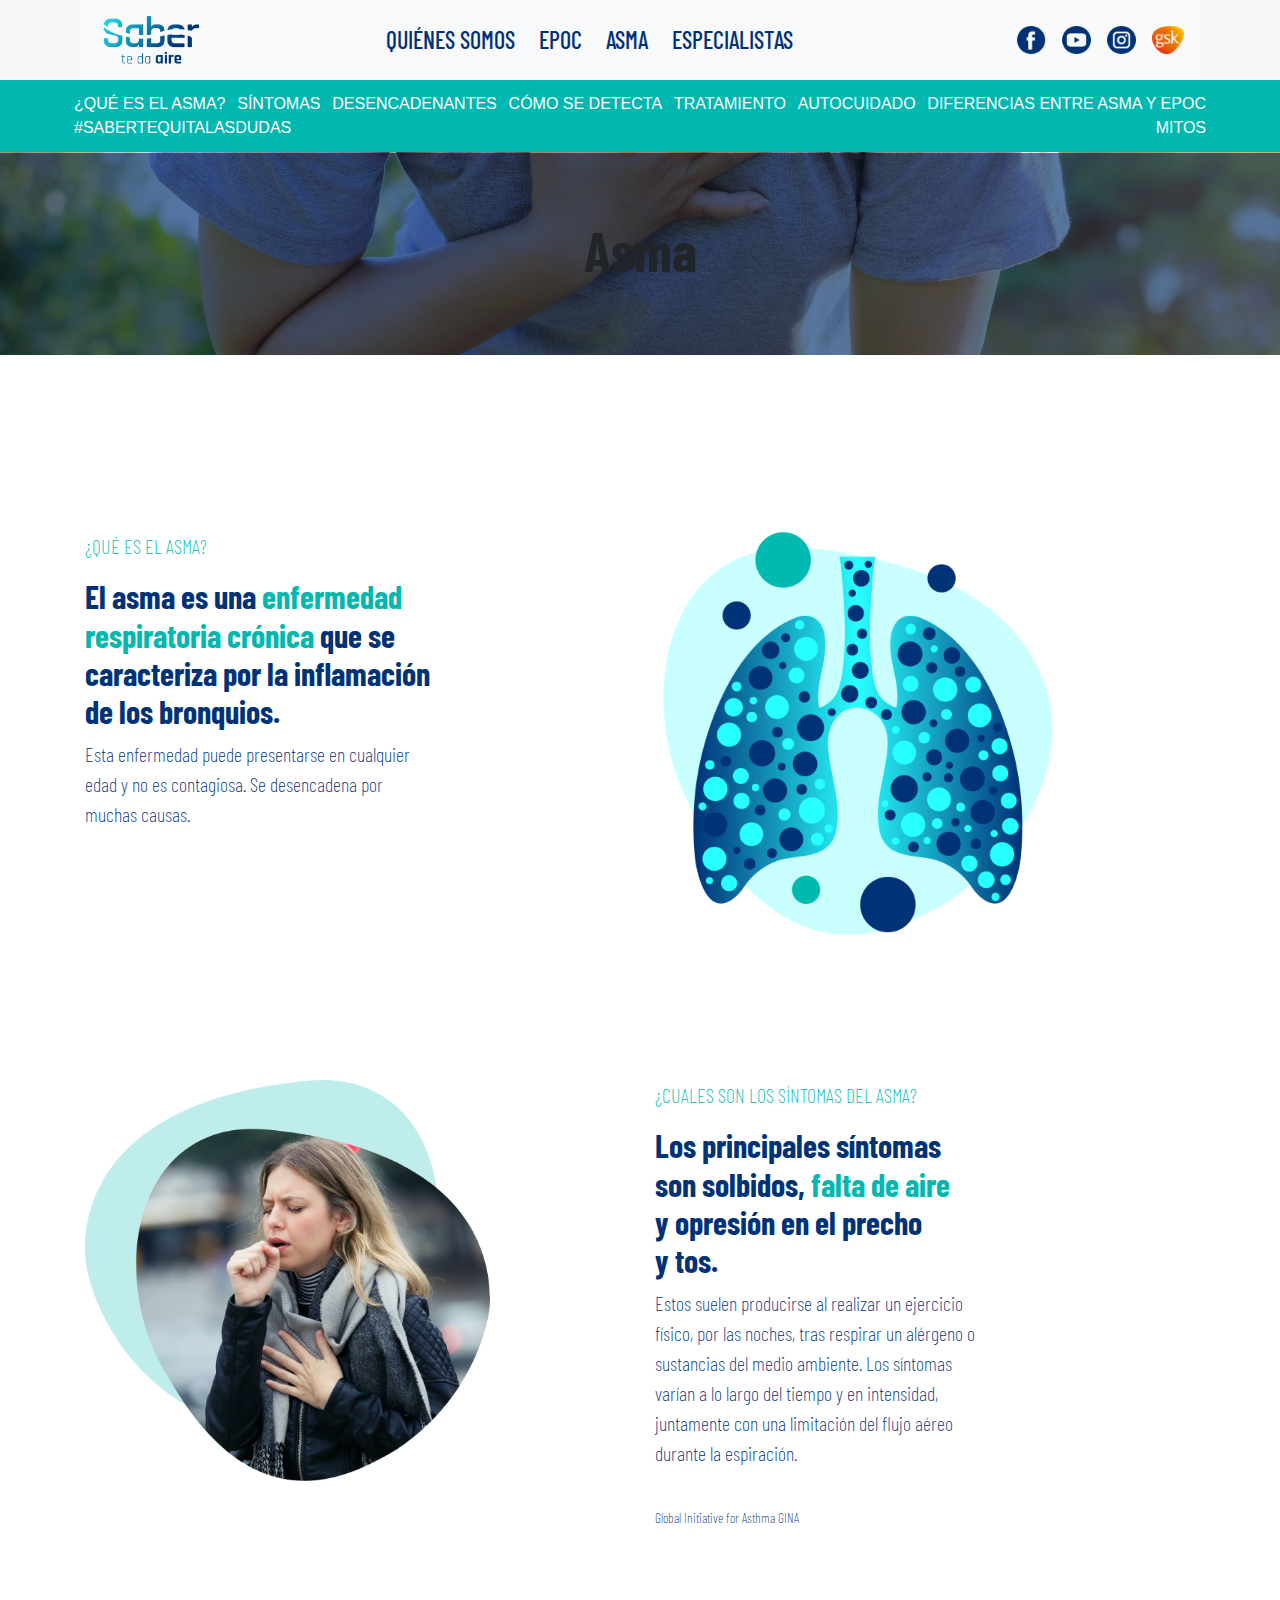
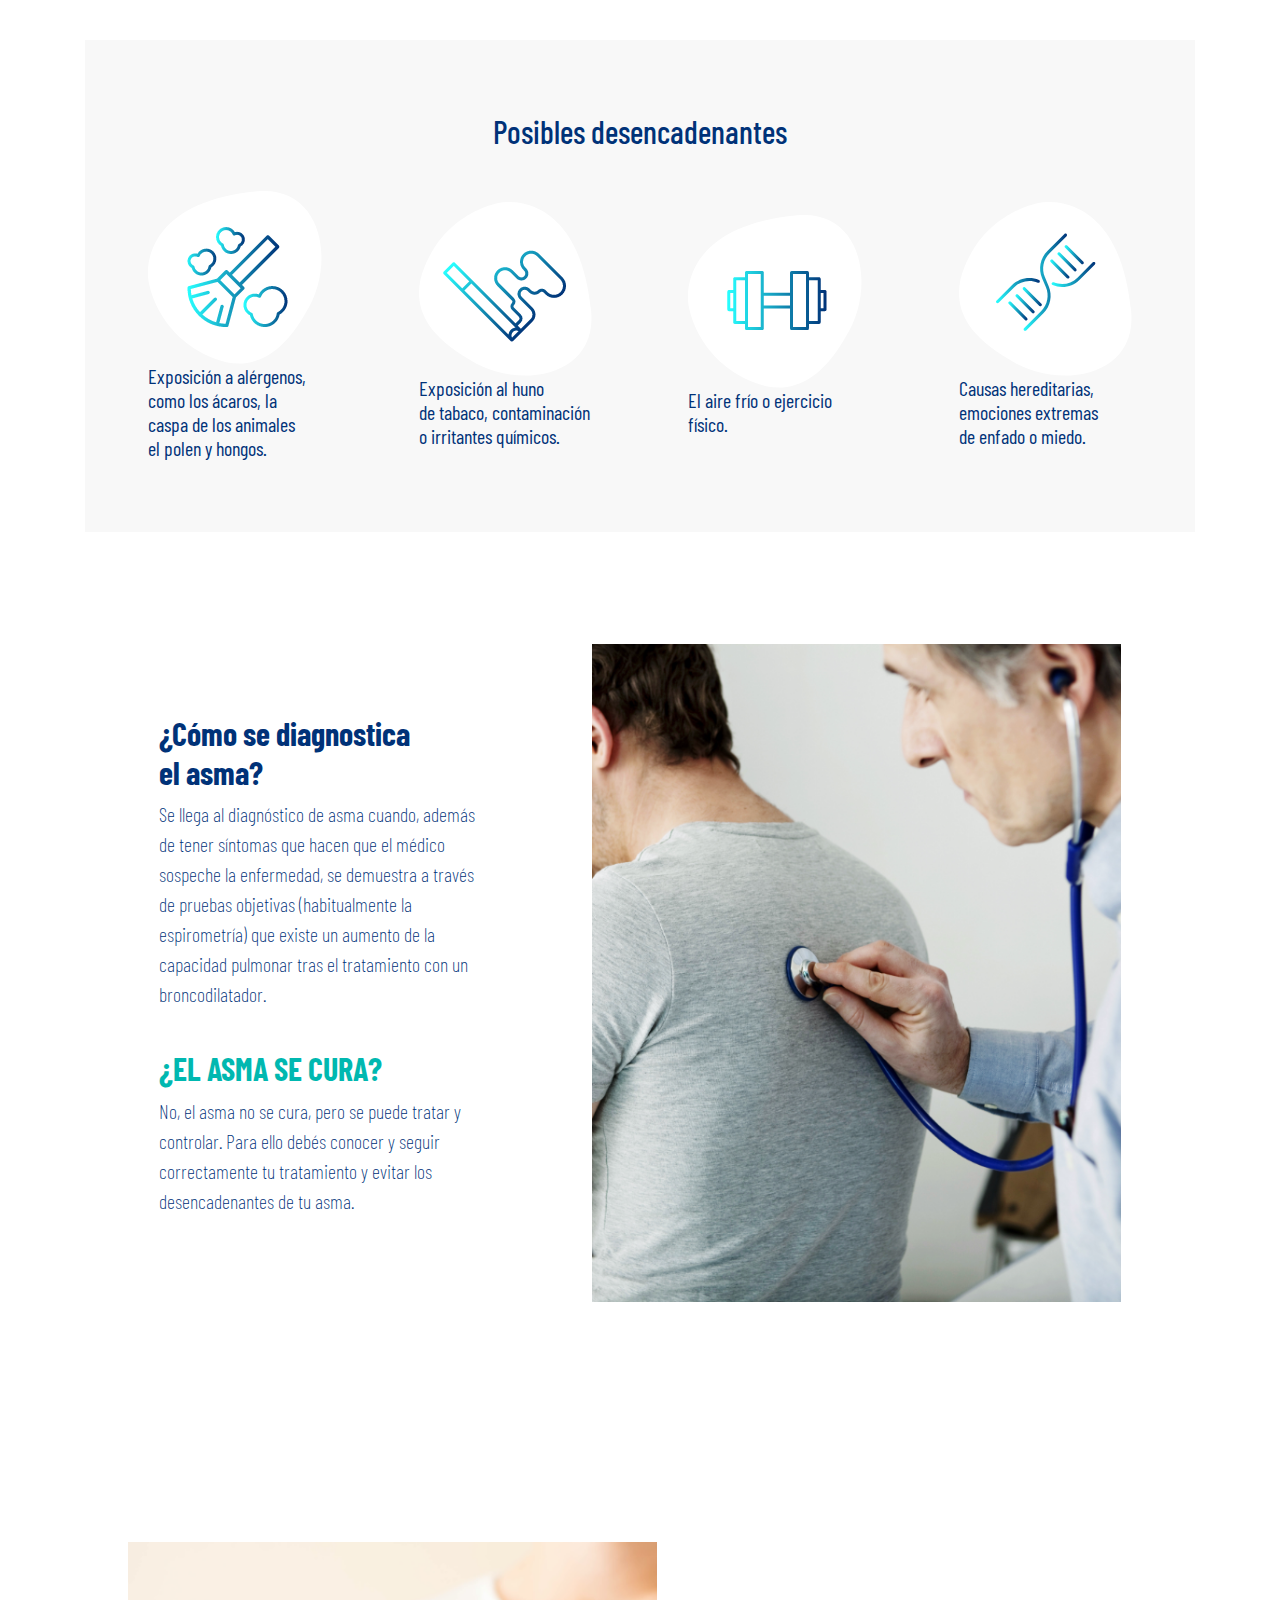
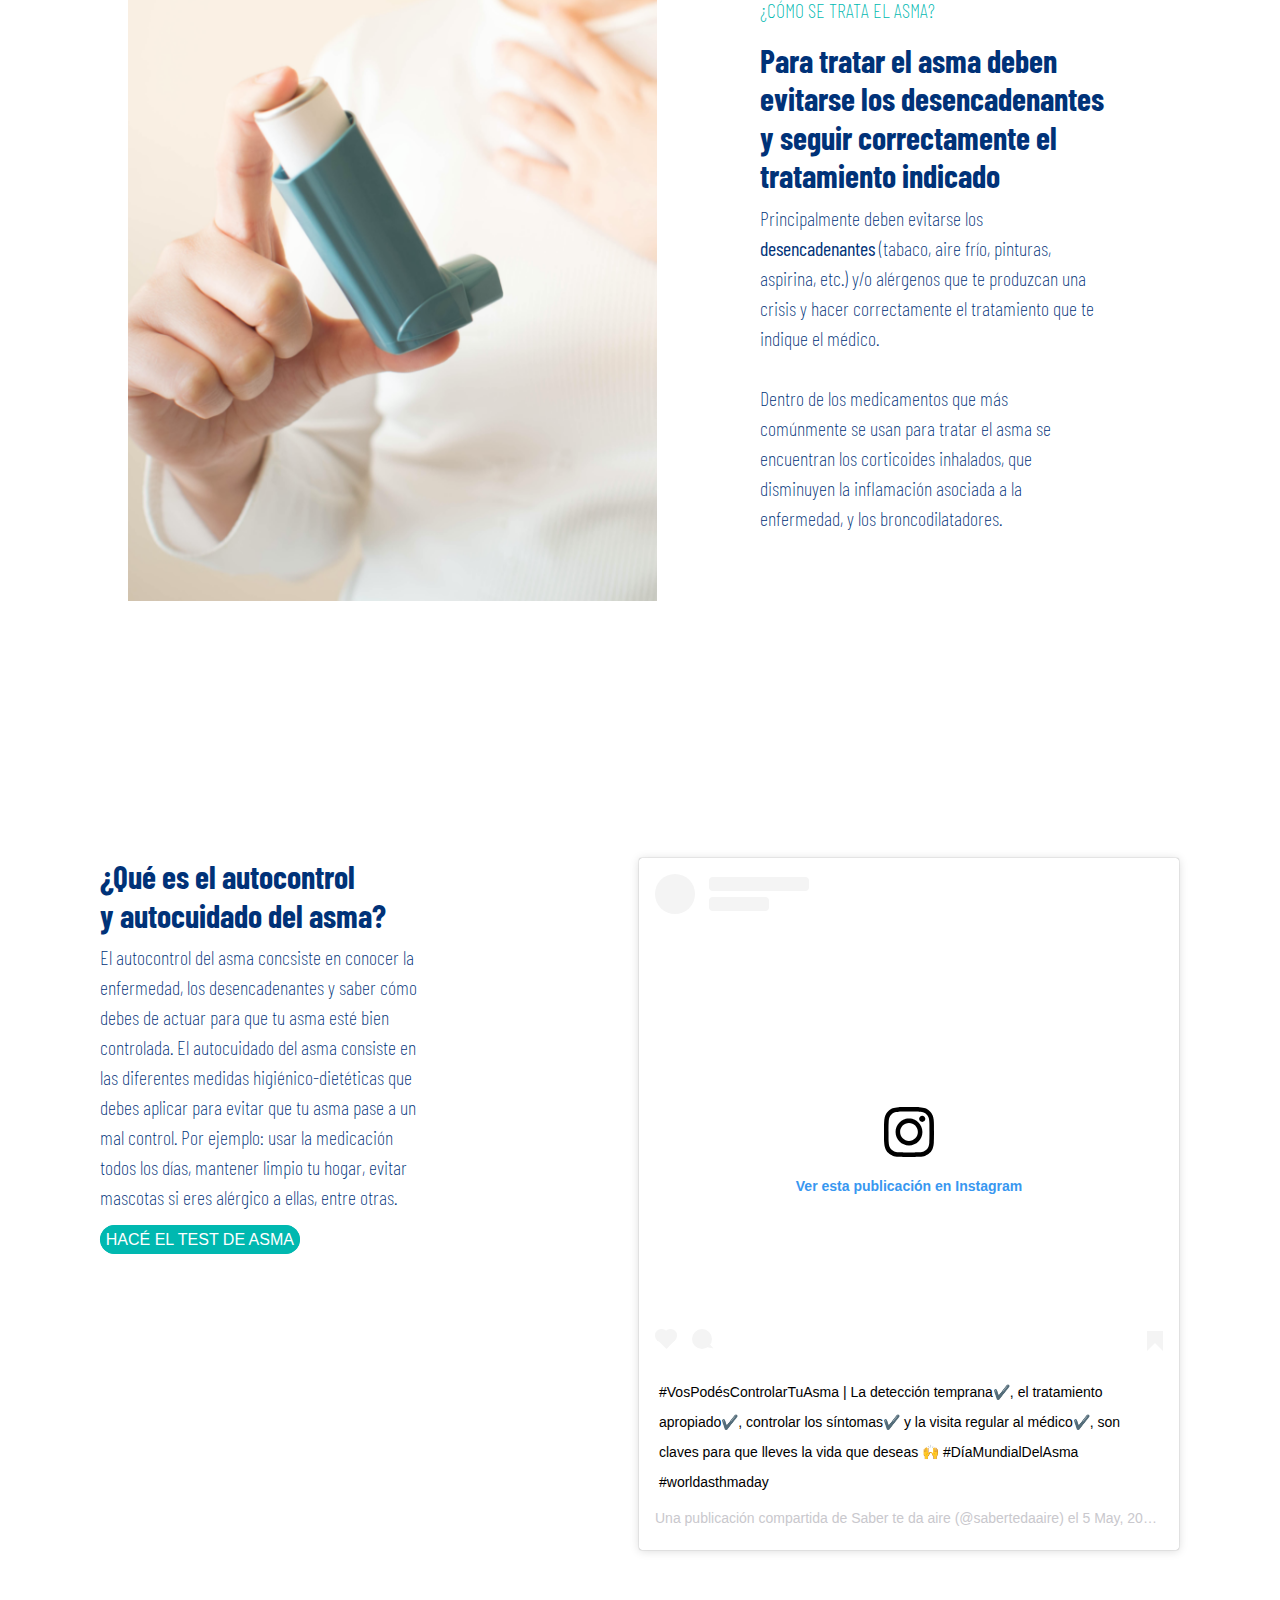
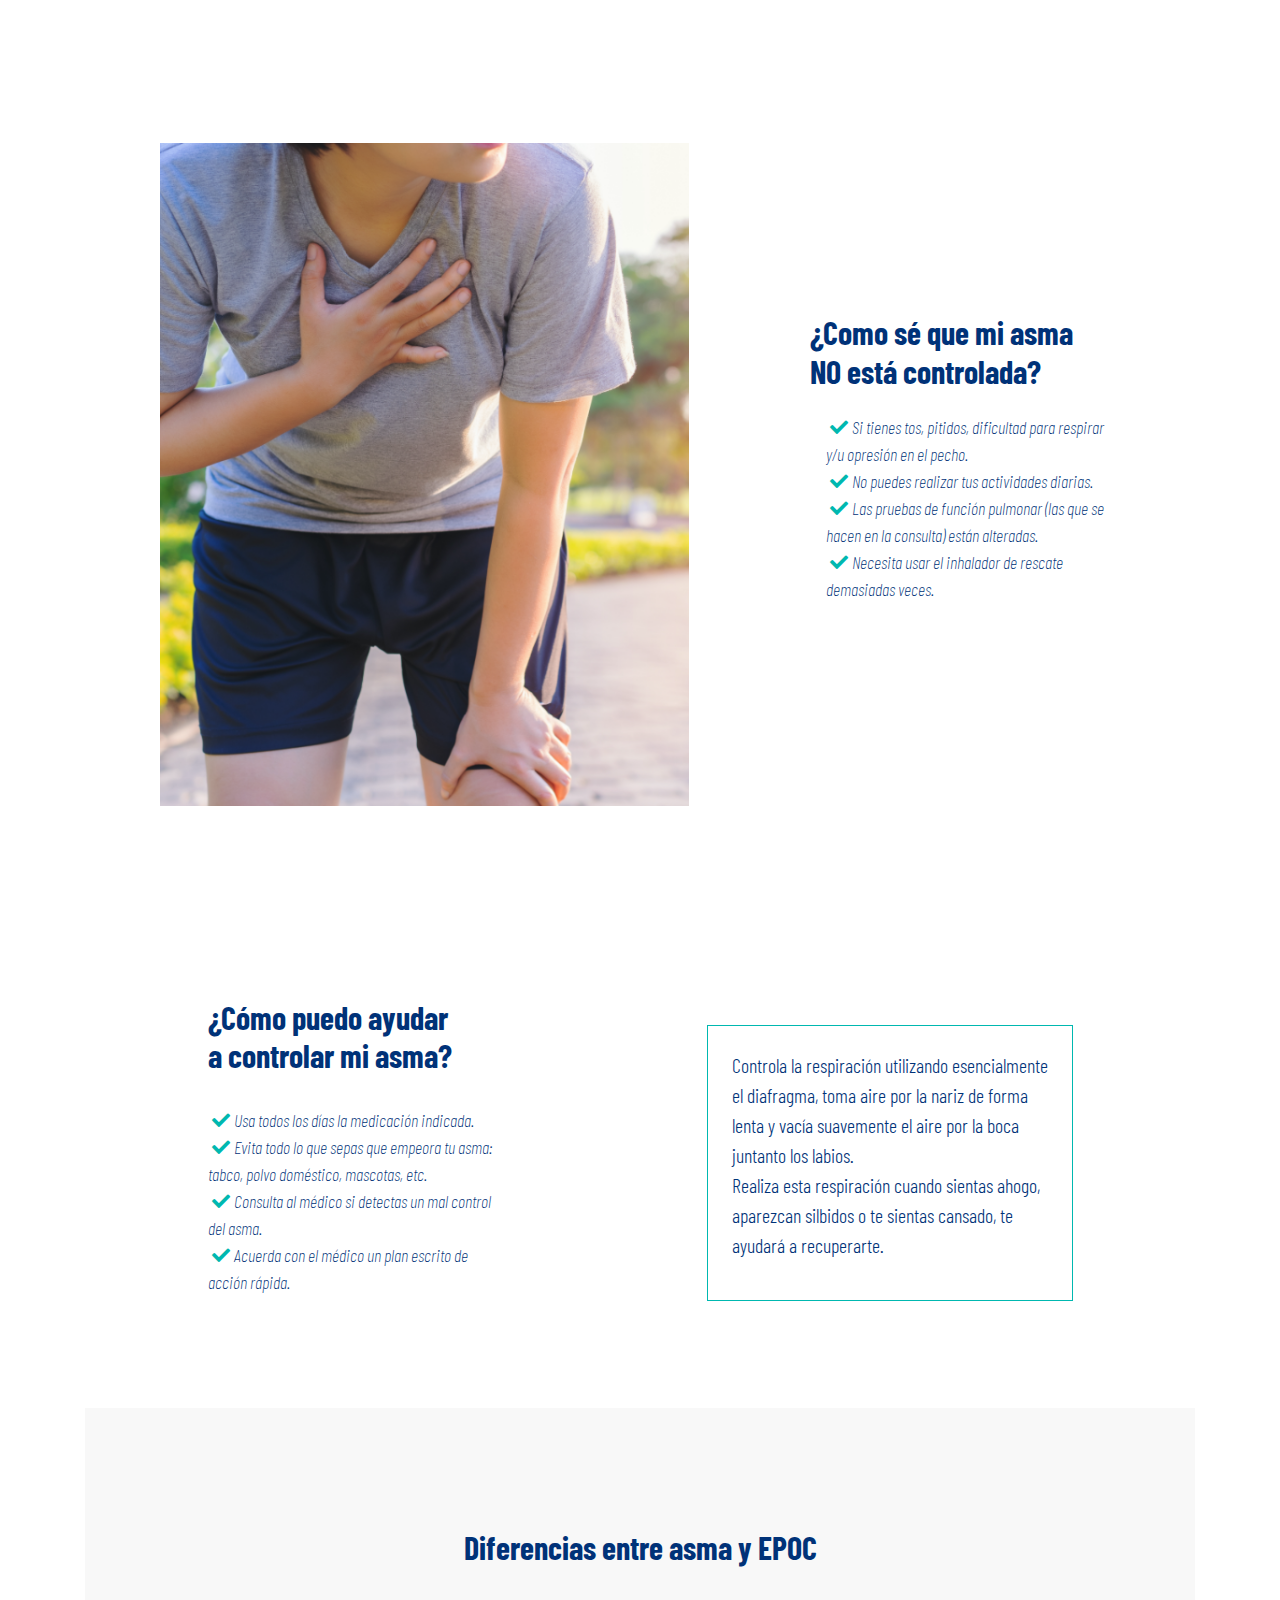
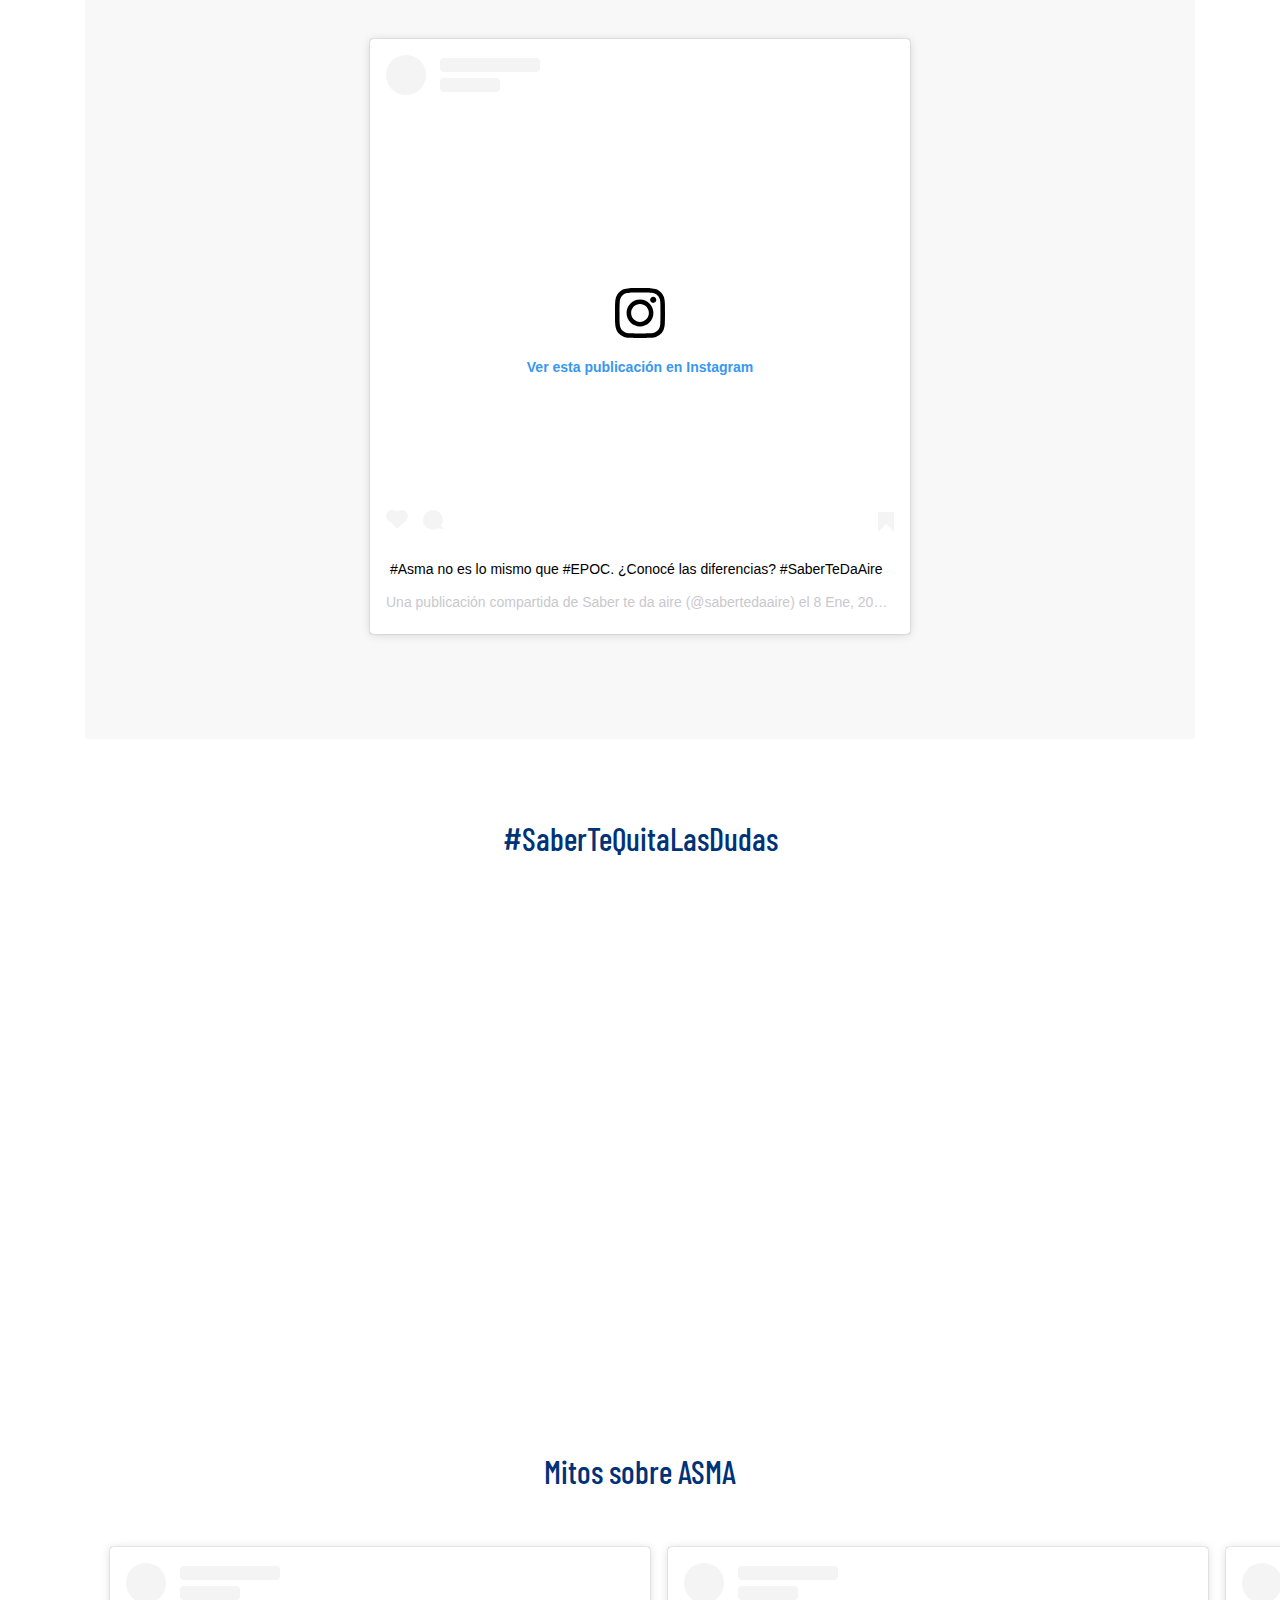
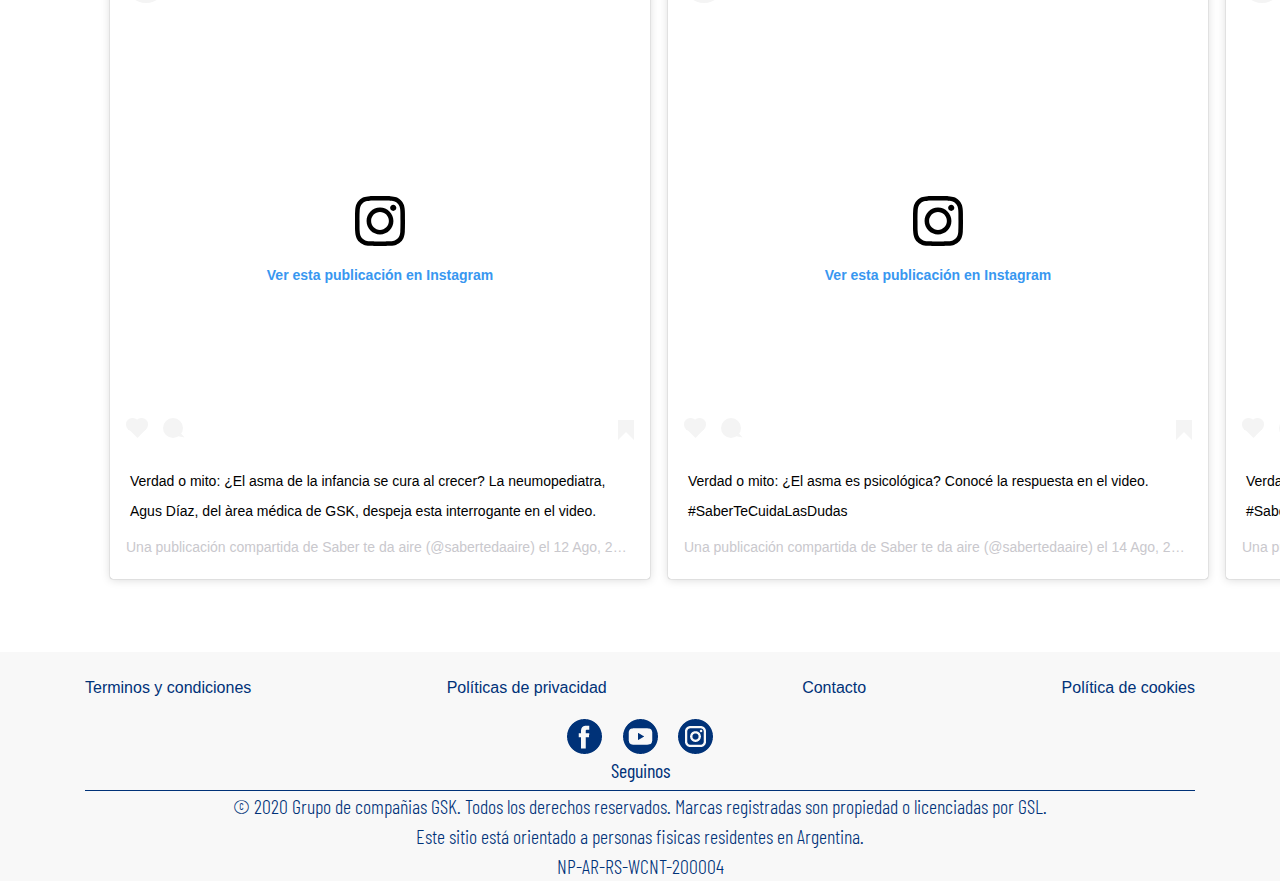
<file: asma 2.html>
<!DOCTYPE html>
<html lang="en">
<head>
  <meta charset="UTF-8">
  <meta name="viewport" content="width=device-width, initial-scale=1.0">
  <link rel="stylesheet" href="https://stackpath.bootstrapcdn.com/bootstrap/4.5.2/css/bootstrap.min.css" integrity="sha384-JcKb8q3iqJ61gNV9KGb8thSsNjpSL0n8PARn9HuZOnIxN0hoP+VmmDGMN5t9UJ0Z" crossorigin="anonymous">
  <link rel="stylesheet" href="css/style.css">
  <link rel="stylesheet" href="https://use.fontawesome.com/releases/v5.6.3/css/all.css">
  <title>ASMA</title>
</head>
<body>
  <div class="sticky-top">
    <div class="navbar-color sticky-top">
      <div class="container">
      <nav class="navbar navbar-expand-lg navbar-light bg-light">
        <a class="navbar-brand" href="index.html"><img id="stda-logo" src="img/LogoSTDALargo-03.png" alt="GSK logo"></a>
        <button class="navbar-toggler" type="button" data-toggle="collapse" data-target="#navbarNav" aria-controls="navbarNav" aria-expanded="false" aria-label="Toggle navigation">
          <span class="navbar-toggler-icon"></span>
        </button>
        <div class="collapse navbar-collapse ml-5 pl-5" id="navbarNav">
          <ul class="navbar-nav mx-auto">
            <li class="nav-item">
              <a class="nombres nav-link" href="quienes_somos.html" id="qui">QUIÉNES SOMOS</a>
            </li>
            <li class="nav-item ">
              <a class="nav-link nombres" href="epoc.html">EPOC</a>
            </li>
            <li class="nav-item ">
              <a class="nav-link nombres" href="asma.html">ASMA</a>
            </li>
            <li class="nav-item ">
              <a class="nav-link nombres" href="especialistas.html">ESPECIALISTAS</a>
            </li>
            <li class="nav-item d-lg-none">
                
                  <a href="https://www.facebook.com/SaberTeDaAire/"><img src="img/Logo-Facebook.png" alt="Logo facebook" class="mx-2 rs"></a>
                  <a href="https://www.youtube.com/channel/UCK00Fzt3E11qQYwAR3HSrMw"><img src="img/Logo-Youtube.png" alt="Logo youtube" class="mx-2 rs "></a>
                  <a href="https://instagram.com/sabertedaaire?igshid=wktw3of2q77f"><img src="img/Logo-Instagram.png" alt="Logo Instagram" class="mx-2 rs"></a>      
                   <a id="gsk-logo" href="index.html"><img id="gsk-logo" src="img/GSK.png" alt="GSK logo"></a>
            </li>
          </ul>
      </div>
    
      <div class="collapse navbar-collapse d-none d-lg-block" id="navbarNav">
        <ul class="navbar-nav ml-lg-auto">
          <li class="nav-item">
          <div class="ml-lg-4">
             <div class="color-mode d-lg-flex justify-content-center align-items-center">
              <a href="https://www.facebook.com/SaberTeDaAire/"><img src="img/Logo-Facebook.png" alt="Logo facebook" class="mx-2 rs"></a>
              <a href="https://www.youtube.com/channel/UCK00Fzt3E11qQYwAR3HSrMw"><img src="img/Logo-Youtube.png" alt="Logo youtube" class="mx-2 rs "></a>
              <a href="https://instagram.com/sabertedaaire?igshid=wktw3of2q77f"><img src="img/Logo-Instagram.png" alt="Logo Instagram" class="mx-2 rs"></a>      
               <a id="gsk-logo" href="index.html"><img id="gsk-logo" src="img/GSK.png" alt="GSK logo"></a>
            </div> 
           </div>
        </li>
        </ul>
        </div>
      </nav>
      </div>
      </div>
        <nav class="navbar sticky-top" id="nav">
          <div class="container p-1">
            <a  href="#que_es_asma">¿QUÉ ES EL ASMA?</a>
            <a  href="#sintomas">SÍNTOMAS</a>
            <a  href="#desencadenante">DESENCADENANTES</a>
            <a  href="#como_se_detecta">CÓMO SE DETECTA</a>
            <a  href="#tratamiento">TRATAMIENTO</a>
            <a  href="#autocuidado">AUTOCUIDADO</a>
            <a  href="#diferencias">DIFERENCIAS ENTRE ASMA Y EPOC</a>
            <a  href="#stqld">#SABERTEQUITALASDUDAS</a>
            <a  href="#mitos">MITOS</a>
          </div>
        </nav>
      </div>
  
    <div id="banner" class="jumbotron jumbotron-fluid"  style="background-image: url('img/ASMA/Banner1.png')">
      <div class="container">
        <h1 class="display-4 text-center font-weight-bold">Asma</h1>
      </div>
    </div>
  </div>
    <div class="container my-4 py-5">
      <div class="row py-5 my-5">
        <div class="col-12 col-lg-6 ">
          <div class="card-epoc" >
                <a id="que_es_asma"></a><p id="epoc">¿QUÉ ES EL ASMA?</p>
                <h2 class="font-weight-bold">El asma es una <span>enfermedad <br> respiratoria crónica</span> que se<br> caracteriza por la inflamación<br> de los bronquios.</h2>

                <p>Esta enfermedad puede presentarse en cualquier <br> edad y no es contagiosa. Se desencadena por <br> muchas causas.</p>
            </div>
          </div>
            <div class="col-12 col-lg-6">
              <img src="img/ASMA/STDA_PULMON_ASMA.png" alt="epoc imagen" class="w-75">
            </div>
          </div>
       
  
 
    
        <div class="row py-5 my-5">
          <div class="col-12 col-lg-6 order-2 order-lg-1">
            <img src="img/ASMA/LosPrincipaleSintomas.png"alt="epoc causas" class="w-75">
          </div>
          <div class="card-epoc col-12 col-lg-6 rorder-lg-2 order-1" >
            <a id="sintomas"><p id="epoc">¿CUALES SON LOS SÍNTOMAS DEL ASMA?</p></a>
            <h2 class="font-weight-bold">Los principales síntomas<br> son solbidos,<span> falta de aire</span><br> y opresión en el precho <br> y tos.</h2>
            <p>Estos suelen producirse al realizar un ejercicio <br> físico, por las noches, tras respirar un alérgeno o <br> sustancias del medio ambiente. Los síntomas <br> varían a lo largo del tiempo y en intensidad, <br> juntamente con una limitación del flujo aéreo <br> durante la espiración.</p><br>

            <p id="p-asma">Global Initiative for Asthma GINA<p>
          </div>
        </div>

        <div class="bg-centro py-5">
    <a id="desencadenante"><h2 class="text-center py-2 my-3 ">Posibles desencadenantes</h2></a>
      <div class="d-flex justify-content-around align-items-center py-3 container">
        <div>
          <img src="img/ASMA/Desencadenante1.png" alt="primer fator de riesgo">
          <h5>Exposición a alérgenos,<br> como los ácaros, la <br> caspa de los animales <br>el polen y hongos.</h5>
        </div>
        <div>
            <img src="img/ASMA/Desencadenante2.png" alt="segundo factor de riesgo">
            <h5>Exposición al huno<br>de tabaco, contaminación <br>o irritantes químicos.</h5>
        </div>
        <div>
          <img src="img/ASMA/Desencadenante3.png" alt="tercer factor de riesgo">
            <h5 >El aire frío o ejercicio <br>físico.</h5>
        </div>
        <div>
          <img src="img/ASMA/Desencadenante4.png" alt="cuarto factor de riesgo">
            <h5>Causas hereditarias, <br> emociones extremas <br> de enfado o miedo.</h5>
        </div>
      </div>
    </div>
    <div class="container my-5 py-5">
      <div class="d-flex mt-3 justify-content-around align-items-center ">
        <div class="card-epoc" >
         <a id="como_se_detecta"><h2 class="font-weight-bold">¿Cómo se diagnostica <br>el asma?</h2></a>
          <p>Se llega al diagnóstico de asma cuando, además<br>de tener síntomas que hacen que el médico <br> sospeche la enfermedad, se demuestra a través <br>de pruebas objetivas (habitualmente la <br> espirometría) que existe un aumento de la <br> capacidad pulmonar tras el tratamiento con un <br>broncodilatador. </p>
          <br>
          <h3 class="font-weight-bold">¿EL ASMA SE CURA?</h3>
          <p>No, el asma no se cura, pero se puede tratar y <br> controlar. Para ello debés conocer y seguir <br> correctamente tu tratamiento y evitar los <br> desencadenantes de tu asma.</p>
        </div>
          <img src="img/ASMA/ComoSeDiagnosticaElASma.png" class="flex item" alt="epoc imagen" width="49%" height="50%">
      </div>
    </div>
    <div class="container my-5 py-5">
      <div class="d-flex py-5 my-5  justify-content-around align-items-center">
          <img src="img/ASMA/ParaTratarElASma.png" class="flex item" alt="epoc causas" width="49%" height="50%">
        <div class="card-epoc mx-5" >
          <a id="tratamiento"><p id="epoc">¿CÓMO SE TRATA EL ASMA?</p></a>
          <h2 class="font-weight-bold">Para tratar el asma deben<br> evitarse los desencadenantes<br> y seguir correctamente el <br> tratamiento indicado</br> </h2>
          <p>Principalmente deben evitarse los <br> <strong>desencadenantes</strong> (tabaco, aire frío, pinturas, <br> aspirina, etc.) y/o alérgenos que te produzcan una <br> crisis y hacer correctamente el tratamiento que te <br> indique el médico.
          <br><br>
          Dentro de los medicamentos que más <br> comúnmente se usan para tratar el asma se <br> encuentran los corticoides inhalados, que <br> disminuyen la inflamación asociada a la <br> enfermedad, y los broncodilatadores. </p>
        </div>
      </div>
    </div>

    <div class="container my-5 py-5">
      <div class="d-flex mt-3 justify-content-between ">
        <div class="card-epoc" >
         <a id="autocuidado"> <h2 class="font-weight-bold">¿Qué es el autocontrol <br>y autocuidado del asma?</h2></a>
          <p>El autocontrol del asma concsiste en conocer la <br>enfermedad, los desencadenantes y saber cómo <br> debes de actuar para que tu asma esté bien<br> controlada. El autocuidado del asma consiste en <br>las diferentes medidas higiénico-dietéticas que <br> debes aplicar para evitar que tu asma pase a un <br> mal control. Por ejemplo: usar la medicación <br> todos los días, mantener limpio tu hogar, evitar <br> mascotas si eres alérgico a ellas, entre otras.</p>
          <a class="rounded-pill links_estilo" href=" https://www.asthmacontroltest.com/es-ar/welcome/ 
          ">HACÉ EL TEST DE ASMA</a>
        </div>
        <div>
          <blockquote class="instagram-media" data-instgrm-captioned data-instgrm-permalink="https://www.instagram.com/p/B_zljSTnTAm/?utm_source=ig_embed&amp;utm_campaign=loading" data-instgrm-version="12" style=" background:#FFF; border:0; border-radius:3px; box-shadow:0 0 1px 0 rgba(0,0,0,0.5),0 1px 10px 0 rgba(0,0,0,0.15); margin: 1px; max-width:540px; min-width:326px; padding:0; width:99.375%; width:-webkit-calc(100% - 2px); width:calc(100% - 2px);"><div style="padding:16px;"> <a href="https://www.instagram.com/p/B_zljSTnTAm/?utm_source=ig_embed&amp;utm_campaign=loading" style=" background:#FFFFFF; line-height:0; padding:0 0; text-align:center; text-decoration:none; width:100%;" target="_blank"> <div style=" display: flex; flex-direction: row; align-items: center;"> <div style="background-color: #F4F4F4; border-radius: 50%; flex-grow: 0; height: 40px; margin-right: 14px; width: 40px;"></div> <div style="display: flex; flex-direction: column; flex-grow: 1; justify-content: center;"> <div style=" background-color: #F4F4F4; border-radius: 4px; flex-grow: 0; height: 14px; margin-bottom: 6px; width: 100px;"></div> <div style=" background-color: #F4F4F4; border-radius: 4px; flex-grow: 0; height: 14px; width: 60px;"></div></div></div><div style="padding: 19% 0;"></div> <div style="display:block; height:50px; margin:0 auto 12px; width:50px;"><svg width="50px" height="50px" viewBox="0 0 60 60" version="1.1" xmlns="https://www.w3.org/2000/svg" xmlns:xlink="https://www.w3.org/1999/xlink"><g stroke="none" stroke-width="1" fill="none" fill-rule="evenodd"><g transform="translate(-511.000000, -20.000000)" fill="#000000"><g><path d="M556.869,30.41 C554.814,30.41 553.148,32.076 553.148,34.131 C553.148,36.186 554.814,37.852 556.869,37.852 C558.924,37.852 560.59,36.186 560.59,34.131 C560.59,32.076 558.924,30.41 556.869,30.41 M541,60.657 C535.114,60.657 530.342,55.887 530.342,50 C530.342,44.114 535.114,39.342 541,39.342 C546.887,39.342 551.658,44.114 551.658,50 C551.658,55.887 546.887,60.657 541,60.657 M541,33.886 C532.1,33.886 524.886,41.1 524.886,50 C524.886,58.899 532.1,66.113 541,66.113 C549.9,66.113 557.115,58.899 557.115,50 C557.115,41.1 549.9,33.886 541,33.886 M565.378,62.101 C565.244,65.022 564.756,66.606 564.346,67.663 C563.803,69.06 563.154,70.057 562.106,71.106 C561.058,72.155 560.06,72.803 558.662,73.347 C557.607,73.757 556.021,74.244 553.102,74.378 C549.944,74.521 548.997,74.552 541,74.552 C533.003,74.552 532.056,74.521 528.898,74.378 C525.979,74.244 524.393,73.757 523.338,73.347 C521.94,72.803 520.942,72.155 519.894,71.106 C518.846,70.057 518.197,69.06 517.654,67.663 C517.244,66.606 516.755,65.022 516.623,62.101 C516.479,58.943 516.448,57.996 516.448,50 C516.448,42.003 516.479,41.056 516.623,37.899 C516.755,34.978 517.244,33.391 517.654,32.338 C518.197,30.938 518.846,29.942 519.894,28.894 C520.942,27.846 521.94,27.196 523.338,26.654 C524.393,26.244 525.979,25.756 528.898,25.623 C532.057,25.479 533.004,25.448 541,25.448 C548.997,25.448 549.943,25.479 553.102,25.623 C556.021,25.756 557.607,26.244 558.662,26.654 C560.06,27.196 561.058,27.846 562.106,28.894 C563.154,29.942 563.803,30.938 564.346,32.338 C564.756,33.391 565.244,34.978 565.378,37.899 C565.522,41.056 565.552,42.003 565.552,50 C565.552,57.996 565.522,58.943 565.378,62.101 M570.82,37.631 C570.674,34.438 570.167,32.258 569.425,30.349 C568.659,28.377 567.633,26.702 565.965,25.035 C564.297,23.368 562.623,22.342 560.652,21.575 C558.743,20.834 556.562,20.326 553.369,20.18 C550.169,20.033 549.148,20 541,20 C532.853,20 531.831,20.033 528.631,20.18 C525.438,20.326 523.257,20.834 521.349,21.575 C519.376,22.342 517.703,23.368 516.035,25.035 C514.368,26.702 513.342,28.377 512.574,30.349 C511.834,32.258 511.326,34.438 511.181,37.631 C511.035,40.831 511,41.851 511,50 C511,58.147 511.035,59.17 511.181,62.369 C511.326,65.562 511.834,67.743 512.574,69.651 C513.342,71.625 514.368,73.296 516.035,74.965 C517.703,76.634 519.376,77.658 521.349,78.425 C523.257,79.167 525.438,79.673 528.631,79.82 C531.831,79.965 532.853,80.001 541,80.001 C549.148,80.001 550.169,79.965 553.369,79.82 C556.562,79.673 558.743,79.167 560.652,78.425 C562.623,77.658 564.297,76.634 565.965,74.965 C567.633,73.296 568.659,71.625 569.425,69.651 C570.167,67.743 570.674,65.562 570.82,62.369 C570.966,59.17 571,58.147 571,50 C571,41.851 570.966,40.831 570.82,37.631"></path></g></g></g></svg></div><div style="padding-top: 8px;"> <div style=" color:#3897f0; font-family:Arial,sans-serif; font-size:14px; font-style:normal; font-weight:550; line-height:18px;"> Ver esta publicación en Instagram</div></div><div style="padding: 12.5% 0;"></div> <div style="display: flex; flex-direction: row; margin-bottom: 14px; align-items: center;"><div> <div style="background-color: #F4F4F4; border-radius: 50%; height: 12.5px; width: 12.5px; transform: translateX(0px) translateY(7px);"></div> <div style="background-color: #F4F4F4; height: 12.5px; transform: rotate(-45deg) translateX(3px) translateY(1px); width: 12.5px; flex-grow: 0; margin-right: 14px; margin-left: 2px;"></div> <div style="background-color: #F4F4F4; border-radius: 50%; height: 12.5px; width: 12.5px; transform: translateX(9px) translateY(-18px);"></div></div><div style="margin-left: 8px;"> <div style=" background-color: #F4F4F4; border-radius: 50%; flex-grow: 0; height: 20px; width: 20px;"></div> <div style=" width: 0; height: 0; border-top: 2px solid transparent; border-left: 6px solid #f4f4f4; border-bottom: 2px solid transparent; transform: translateX(16px) translateY(-4px) rotate(30deg)"></div></div><div style="margin-left: auto;"> <div style=" width: 0px; border-top: 8px solid #F4F4F4; border-right: 8px solid transparent; transform: translateY(16px);"></div> <div style=" background-color: #F4F4F4; flex-grow: 0; height: 12px; width: 16px; transform: translateY(-4px);"></div> <div style=" width: 0; height: 0; border-top: 8px solid #F4F4F4; border-left: 8px solid transparent; transform: translateY(-4px) translateX(8px);"></div></div></div></a> <p style=" margin:8px 0 0 0; padding:0 4px;"> <a href="https://www.instagram.com/p/B_zljSTnTAm/?utm_source=ig_embed&amp;utm_campaign=loading" style=" color:#000; font-family:Arial,sans-serif; font-size:14px; font-style:normal; font-weight:normal; line-height:17px; text-decoration:none; word-wrap:break-word;" target="_blank">#VosPodésControlarTuAsma | La detección temprana✔️, el tratamiento apropiado✔️, controlar los síntomas✔️ y la visita regular al médico✔️, son claves para que lleves la vida que deseas 🙌 #DíaMundialDelAsma #worldasthmaday</a></p> <p style=" color:#c9c8cd; font-family:Arial,sans-serif; font-size:14px; line-height:17px; margin-bottom:0; margin-top:8px; overflow:hidden; padding:8px 0 7px; text-align:center; text-overflow:ellipsis; white-space:nowrap;">Una publicación compartida de <a href="https://www.instagram.com/sabertedaaire/?utm_source=ig_embed&amp;utm_campaign=loading" style=" color:#c9c8cd; font-family:Arial,sans-serif; font-size:14px; font-style:normal; font-weight:normal; line-height:17px;" target="_blank"> Saber te da aire</a> (@sabertedaaire) el <time style=" font-family:Arial,sans-serif; font-size:14px; line-height:17px;" datetime="2020-05-05T12:24:39+00:00">5 May, 2020 a las 5:24 PDT</time></p></div></blockquote> <script async src="//www.instagram.com/embed.js"></script>
        </div>
      </div>
    </div>

    <div class="container my-5  py-5">
      <div class="d-flex my-5 justify-content-around align-items-center">
        <img src="img/ASMA/ComoSeQueMiAsma.png" class="flex item" alt="epoc imagen" width="49%" height="50%">
        <div class="card-epoc" >
          <h2 class="font-weight-bold">¿Como sé que mi asma <br>NO está controlada?</h2>
          <div class="p-3">
            <ul class="p-0">
            <i class="fas fa-check px-1"></i><i>Si tienes tos, pitidos, dificultad para respirar <br> y/u opresión en el pecho.</i><br>
            <i class="fas fa-check px-1"></i></i><i>No puedes realizar tus actividades diarias.</i><br>
            <i class="fas fa-check px-1"></i></i><i>Las pruebas de función pulmonar (las que se <br> hacen en la consulta) están alteradas.</i><br>
            <i class="fas fa-check px-1"></i></i><i>Necesita usar el inhalador de rescate <br> demasiadas veces.</i>
            </ul>
        </div>
      </div>
    </div>
    </div>
      <div class="container my-5  py-5" >
        <div class=" d-flex justify-content-around align-items-center">
          <div class="card-epoc">
            <h2 class="font-weight-bold">¿Cómo puedo ayudar <br> a controlar mi asma?</h2>
            <ul class="px-0 pt-4">
              <i class="fas fa-check px-1"></i><i>Usa todos los días la medicación indicada.</i><br>
              <i class="fas fa-check px-1"></i><i>Evita todo lo que sepas que empeora tu asma: <br>tabco, polvo doméstico, mascotas, etc.</i><br>
              <i class="fas fa-check px-1"></i><i>Consulta al médico si detectas un mal control <br> del asma.</i><br>
              <i class="fas fa-check px-1"></i><i>Acuerda con el médico un plan escrito de <br>acción rápida. </i>
            </ul>
          </div>
          <div class="caja-texto p-4">
            <p>Controla la respiración utilizando esencialmente <br> el diafragma, toma aire por la nariz de forma <br> lenta y vacía suavemente el aire por la boca <br>juntanto los labios. <br>
            Realiza esta respiración cuando sientas ahogo, <br> aparezcan silbidos o te sientas cansado, te <br> ayudará a recuperarte.
            </p>
          </div>
        </div>
      </div>

      <div class="b-color py-5 mt-5">
       <a id="diferencias"><h2 class="mt-5 pt-4 text-center font-weight-bold">Diferencias entre asma y EPOC<h2></a>
        <div class="d-flex pt-3 row justify-content-center align-items-center">
          <div class="my-5 d-flex justify-content-center">
         <blockquote class="instagram-media" data-instgrm-captioned data-instgrm-permalink="https://www.instagram.com/p/B7EtRmop3JD/?utm_source=ig_embed&amp;utm_campaign=loading" data-instgrm-version="12" style=" background:#FFF; border:0; border-radius:3px; box-shadow:0 0 1px 0 rgba(0,0,0,0.5),0 1px 10px 0 rgba(0,0,0,0.15); margin: 1px; max-width:540px; min-width:326px; padding:0; width:99.375%; width:-webkit-calc(100% - 2px); width:calc(100% - 2px);"><div style="padding:16px;"> <a href="https://www.instagram.com/p/B7EtRmop3JD/?utm_source=ig_embed&amp;utm_campaign=loading" style=" background:#FFFFFF; line-height:0; padding:0 0; text-align:center; text-decoration:none; width:100%;" target="_blank"> <div style=" display: flex; flex-direction: row; align-items: center;"> <div style="background-color: #F4F4F4; border-radius: 50%; flex-grow: 0; height: 40px; margin-right: 14px; width: 40px;"></div> <div style="display: flex; flex-direction: column; flex-grow: 1; justify-content: center;"> <div style=" background-color: #F4F4F4; border-radius: 4px; flex-grow: 0; height: 14px; margin-bottom: 6px; width: 100px;"></div> <div style=" background-color: #F4F4F4; border-radius: 4px; flex-grow: 0; height: 14px; width: 60px;"></div></div></div><div style="padding: 19% 0;"></div> <div style="display:block; height:50px; margin:0 auto 12px; width:50px;"><svg width="50px" height="50px" viewBox="0 0 60 60" version="1.1" xmlns="https://www.w3.org/2000/svg" xmlns:xlink="https://www.w3.org/1999/xlink"><g stroke="none" stroke-width="1" fill="none" fill-rule="evenodd"><g transform="translate(-511.000000, -20.000000)" fill="#000000"><g><path d="M556.869,30.41 C554.814,30.41 553.148,32.076 553.148,34.131 C553.148,36.186 554.814,37.852 556.869,37.852 C558.924,37.852 560.59,36.186 560.59,34.131 C560.59,32.076 558.924,30.41 556.869,30.41 M541,60.657 C535.114,60.657 530.342,55.887 530.342,50 C530.342,44.114 535.114,39.342 541,39.342 C546.887,39.342 551.658,44.114 551.658,50 C551.658,55.887 546.887,60.657 541,60.657 M541,33.886 C532.1,33.886 524.886,41.1 524.886,50 C524.886,58.899 532.1,66.113 541,66.113 C549.9,66.113 557.115,58.899 557.115,50 C557.115,41.1 549.9,33.886 541,33.886 M565.378,62.101 C565.244,65.022 564.756,66.606 564.346,67.663 C563.803,69.06 563.154,70.057 562.106,71.106 C561.058,72.155 560.06,72.803 558.662,73.347 C557.607,73.757 556.021,74.244 553.102,74.378 C549.944,74.521 548.997,74.552 541,74.552 C533.003,74.552 532.056,74.521 528.898,74.378 C525.979,74.244 524.393,73.757 523.338,73.347 C521.94,72.803 520.942,72.155 519.894,71.106 C518.846,70.057 518.197,69.06 517.654,67.663 C517.244,66.606 516.755,65.022 516.623,62.101 C516.479,58.943 516.448,57.996 516.448,50 C516.448,42.003 516.479,41.056 516.623,37.899 C516.755,34.978 517.244,33.391 517.654,32.338 C518.197,30.938 518.846,29.942 519.894,28.894 C520.942,27.846 521.94,27.196 523.338,26.654 C524.393,26.244 525.979,25.756 528.898,25.623 C532.057,25.479 533.004,25.448 541,25.448 C548.997,25.448 549.943,25.479 553.102,25.623 C556.021,25.756 557.607,26.244 558.662,26.654 C560.06,27.196 561.058,27.846 562.106,28.894 C563.154,29.942 563.803,30.938 564.346,32.338 C564.756,33.391 565.244,34.978 565.378,37.899 C565.522,41.056 565.552,42.003 565.552,50 C565.552,57.996 565.522,58.943 565.378,62.101 M570.82,37.631 C570.674,34.438 570.167,32.258 569.425,30.349 C568.659,28.377 567.633,26.702 565.965,25.035 C564.297,23.368 562.623,22.342 560.652,21.575 C558.743,20.834 556.562,20.326 553.369,20.18 C550.169,20.033 549.148,20 541,20 C532.853,20 531.831,20.033 528.631,20.18 C525.438,20.326 523.257,20.834 521.349,21.575 C519.376,22.342 517.703,23.368 516.035,25.035 C514.368,26.702 513.342,28.377 512.574,30.349 C511.834,32.258 511.326,34.438 511.181,37.631 C511.035,40.831 511,41.851 511,50 C511,58.147 511.035,59.17 511.181,62.369 C511.326,65.562 511.834,67.743 512.574,69.651 C513.342,71.625 514.368,73.296 516.035,74.965 C517.703,76.634 519.376,77.658 521.349,78.425 C523.257,79.167 525.438,79.673 528.631,79.82 C531.831,79.965 532.853,80.001 541,80.001 C549.148,80.001 550.169,79.965 553.369,79.82 C556.562,79.673 558.743,79.167 560.652,78.425 C562.623,77.658 564.297,76.634 565.965,74.965 C567.633,73.296 568.659,71.625 569.425,69.651 C570.167,67.743 570.674,65.562 570.82,62.369 C570.966,59.17 571,58.147 571,50 C571,41.851 570.966,40.831 570.82,37.631"></path></g></g></g></svg></div><div style="padding-top: 8px;"> <div style=" color:#3897f0; font-family:Arial,sans-serif; font-size:14px; font-style:normal; font-weight:550; line-height:18px;"> Ver esta publicación en Instagram</div></div><div style="padding: 12.5% 0;"></div> <div style="display: flex; flex-direction: row; margin-bottom: 14px; align-items: center;"><div> <div style="background-color: #F4F4F4; border-radius: 50%; height: 12.5px; width: 12.5px; transform: translateX(0px) translateY(7px);"></div> <div style="background-color: #F4F4F4; height: 12.5px; transform: rotate(-45deg) translateX(3px) translateY(1px); width: 12.5px; flex-grow: 0; margin-right: 14px; margin-left: 2px;"></div> <div style="background-color: #F4F4F4; border-radius: 50%; height: 12.5px; width: 12.5px; transform: translateX(9px) translateY(-18px);"></div></div><div style="margin-left: 8px;"> <div style=" background-color: #F4F4F4; border-radius: 50%; flex-grow: 0; height: 20px; width: 20px;"></div> <div style=" width: 0; height: 0; border-top: 2px solid transparent; border-left: 6px solid #f4f4f4; border-bottom: 2px solid transparent; transform: translateX(16px) translateY(-4px) rotate(30deg)"></div></div><div style="margin-left: auto;"> <div style=" width: 0px; border-top: 8px solid #F4F4F4; border-right: 8px solid transparent; transform: translateY(16px);"></div> <div style=" background-color: #F4F4F4; flex-grow: 0; height: 12px; width: 16px; transform: translateY(-4px);"></div> <div style=" width: 0; height: 0; border-top: 8px solid #F4F4F4; border-left: 8px solid transparent; transform: translateY(-4px) translateX(8px);"></div></div></div></a> <p style=" margin:8px 0 0 0; padding:0 4px;"> <a href="https://www.instagram.com/p/B7EtRmop3JD/?utm_source=ig_embed&amp;utm_campaign=loading" style=" color:#000; font-family:Arial,sans-serif; font-size:14px; font-style:normal; font-weight:normal; line-height:17px; text-decoration:none; word-wrap:break-word;" target="_blank">#Asma no es lo mismo que #EPOC. ¿Conocé las diferencias? #SaberTeDaAire</a></p> <p style=" color:#c9c8cd; font-family:Arial,sans-serif; font-size:14px; line-height:17px; margin-bottom:0; margin-top:8px; overflow:hidden; padding:8px 0 7px; text-align:center; text-overflow:ellipsis; white-space:nowrap;">Una publicación compartida de <a href="https://www.instagram.com/sabertedaaire/?utm_source=ig_embed&amp;utm_campaign=loading" style=" color:#c9c8cd; font-family:Arial,sans-serif; font-size:14px; font-style:normal; font-weight:normal; line-height:17px;" target="_blank"> Saber te da aire</a> (@sabertedaaire) el <time style=" font-family:Arial,sans-serif; font-size:14px; line-height:17px;" datetime="2020-01-08T21:21:29+00:00">8 Ene, 2020 a las 1:21 PST</time></p></div></blockquote> <script async src="//www.instagram.com/embed.js"></script>
          </div>
        </div>
      </div>



      <div class=" container py-5">
        <a id="stqld"><h2 class="text-center py-3 my-3">#SaberTeQuitaLasDudas</h2>
          <div class="d-flex  align-items-center p-3">
            <div class="p-1">
              <iframe width="560" height="315" src="https://www.youtube.com/embed/83SKDHgRM_c" frameborder="0" allow="accelerometer; autoplay; clipboard-write; encrypted-media; gyroscope; picture-in-picture" allowfullscreen></iframe>
            </div>
            <div class="p-1">
              <iframe width="560" height="315" src="https://www.youtube.com/embed/O44kjdOTxUA" frameborder="0" allow="accelerometer; autoplay; clipboard-write; encrypted-media; gyroscope; picture-in-picture" allowfullscreen></iframe>
            </div>
          </div>
        </div>
      </div>

     
        <div class=" container py-5">
          <a id="mitos"><h2 class="text-center py-3 my-3">Mitos sobre ASMA</h2></a>
            <div class="d-flex justify-content-around align-items-center p-3">
              <div class="p-2">
                <blockquote class="instagram-media" data-instgrm-captioned data-instgrm-permalink="https://www.instagram.com/p/CDzOVg1hRaW/?utm_source=ig_embed&amp;utm_campaign=loading" data-instgrm-version="12" style=" background:#FFF; border:0; border-radius:3px; box-shadow:0 0 1px 0 rgba(0,0,0,0.5),0 1px 10px 0 rgba(0,0,0,0.15); margin: 1px; max-width:540px; min-width:326px; padding:0; width:99.375%; width:-webkit-calc(100% - 2px); width:calc(100% - 2px);"><div style="padding:16px;"> <a href="https://www.instagram.com/p/CDzOVg1hRaW/?utm_source=ig_embed&amp;utm_campaign=loading" style=" background:#FFFFFF; line-height:0; padding:0 0; text-align:center; text-decoration:none; width:100%;" target="_blank"> <div style=" display: flex; flex-direction: row; align-items: center;"> <div style="background-color: #F4F4F4; border-radius: 50%; flex-grow: 0; height: 40px; margin-right: 14px; width: 40px;"></div> <div style="display: flex; flex-direction: column; flex-grow: 1; justify-content: center;"> <div style=" background-color: #F4F4F4; border-radius: 4px; flex-grow: 0; height: 14px; margin-bottom: 6px; width: 100px;"></div> <div style=" background-color: #F4F4F4; border-radius: 4px; flex-grow: 0; height: 14px; width: 60px;"></div></div></div><div style="padding: 19% 0;"></div> <div style="display:block; height:50px; margin:0 auto 12px; width:50px;"><svg width="50px" height="50px" viewBox="0 0 60 60" version="1.1" xmlns="https://www.w3.org/2000/svg" xmlns:xlink="https://www.w3.org/1999/xlink"><g stroke="none" stroke-width="1" fill="none" fill-rule="evenodd"><g transform="translate(-511.000000, -20.000000)" fill="#000000"><g><path d="M556.869,30.41 C554.814,30.41 553.148,32.076 553.148,34.131 C553.148,36.186 554.814,37.852 556.869,37.852 C558.924,37.852 560.59,36.186 560.59,34.131 C560.59,32.076 558.924,30.41 556.869,30.41 M541,60.657 C535.114,60.657 530.342,55.887 530.342,50 C530.342,44.114 535.114,39.342 541,39.342 C546.887,39.342 551.658,44.114 551.658,50 C551.658,55.887 546.887,60.657 541,60.657 M541,33.886 C532.1,33.886 524.886,41.1 524.886,50 C524.886,58.899 532.1,66.113 541,66.113 C549.9,66.113 557.115,58.899 557.115,50 C557.115,41.1 549.9,33.886 541,33.886 M565.378,62.101 C565.244,65.022 564.756,66.606 564.346,67.663 C563.803,69.06 563.154,70.057 562.106,71.106 C561.058,72.155 560.06,72.803 558.662,73.347 C557.607,73.757 556.021,74.244 553.102,74.378 C549.944,74.521 548.997,74.552 541,74.552 C533.003,74.552 532.056,74.521 528.898,74.378 C525.979,74.244 524.393,73.757 523.338,73.347 C521.94,72.803 520.942,72.155 519.894,71.106 C518.846,70.057 518.197,69.06 517.654,67.663 C517.244,66.606 516.755,65.022 516.623,62.101 C516.479,58.943 516.448,57.996 516.448,50 C516.448,42.003 516.479,41.056 516.623,37.899 C516.755,34.978 517.244,33.391 517.654,32.338 C518.197,30.938 518.846,29.942 519.894,28.894 C520.942,27.846 521.94,27.196 523.338,26.654 C524.393,26.244 525.979,25.756 528.898,25.623 C532.057,25.479 533.004,25.448 541,25.448 C548.997,25.448 549.943,25.479 553.102,25.623 C556.021,25.756 557.607,26.244 558.662,26.654 C560.06,27.196 561.058,27.846 562.106,28.894 C563.154,29.942 563.803,30.938 564.346,32.338 C564.756,33.391 565.244,34.978 565.378,37.899 C565.522,41.056 565.552,42.003 565.552,50 C565.552,57.996 565.522,58.943 565.378,62.101 M570.82,37.631 C570.674,34.438 570.167,32.258 569.425,30.349 C568.659,28.377 567.633,26.702 565.965,25.035 C564.297,23.368 562.623,22.342 560.652,21.575 C558.743,20.834 556.562,20.326 553.369,20.18 C550.169,20.033 549.148,20 541,20 C532.853,20 531.831,20.033 528.631,20.18 C525.438,20.326 523.257,20.834 521.349,21.575 C519.376,22.342 517.703,23.368 516.035,25.035 C514.368,26.702 513.342,28.377 512.574,30.349 C511.834,32.258 511.326,34.438 511.181,37.631 C511.035,40.831 511,41.851 511,50 C511,58.147 511.035,59.17 511.181,62.369 C511.326,65.562 511.834,67.743 512.574,69.651 C513.342,71.625 514.368,73.296 516.035,74.965 C517.703,76.634 519.376,77.658 521.349,78.425 C523.257,79.167 525.438,79.673 528.631,79.82 C531.831,79.965 532.853,80.001 541,80.001 C549.148,80.001 550.169,79.965 553.369,79.82 C556.562,79.673 558.743,79.167 560.652,78.425 C562.623,77.658 564.297,76.634 565.965,74.965 C567.633,73.296 568.659,71.625 569.425,69.651 C570.167,67.743 570.674,65.562 570.82,62.369 C570.966,59.17 571,58.147 571,50 C571,41.851 570.966,40.831 570.82,37.631"></path></g></g></g></svg></div><div style="padding-top: 8px;"> <div style=" color:#3897f0; font-family:Arial,sans-serif; font-size:14px; font-style:normal; font-weight:550; line-height:18px;"> Ver esta publicación en Instagram</div></div><div style="padding: 12.5% 0;"></div> <div style="display: flex; flex-direction: row; margin-bottom: 14px; align-items: center;"><div> <div style="background-color: #F4F4F4; border-radius: 50%; height: 12.5px; width: 12.5px; transform: translateX(0px) translateY(7px);"></div> <div style="background-color: #F4F4F4; height: 12.5px; transform: rotate(-45deg) translateX(3px) translateY(1px); width: 12.5px; flex-grow: 0; margin-right: 14px; margin-left: 2px;"></div> <div style="background-color: #F4F4F4; border-radius: 50%; height: 12.5px; width: 12.5px; transform: translateX(9px) translateY(-18px);"></div></div><div style="margin-left: 8px;"> <div style=" background-color: #F4F4F4; border-radius: 50%; flex-grow: 0; height: 20px; width: 20px;"></div> <div style=" width: 0; height: 0; border-top: 2px solid transparent; border-left: 6px solid #f4f4f4; border-bottom: 2px solid transparent; transform: translateX(16px) translateY(-4px) rotate(30deg)"></div></div><div style="margin-left: auto;"> <div style=" width: 0px; border-top: 8px solid #F4F4F4; border-right: 8px solid transparent; transform: translateY(16px);"></div> <div style=" background-color: #F4F4F4; flex-grow: 0; height: 12px; width: 16px; transform: translateY(-4px);"></div> <div style=" width: 0; height: 0; border-top: 8px solid #F4F4F4; border-left: 8px solid transparent; transform: translateY(-4px) translateX(8px);"></div></div></div></a> <p style=" margin:8px 0 0 0; padding:0 4px;"> <a href="https://www.instagram.com/p/CDzOVg1hRaW/?utm_source=ig_embed&amp;utm_campaign=loading" style=" color:#000; font-family:Arial,sans-serif; font-size:14px; font-style:normal; font-weight:normal; line-height:17px; text-decoration:none; word-wrap:break-word;" target="_blank">Verdad o mito: ¿El asma de la infancia se cura al crecer? La neumopediatra, Agus Díaz, del àrea médica de GSK, despeja esta interrogante en el video.</a></p> <p style=" color:#c9c8cd; font-family:Arial,sans-serif; font-size:14px; line-height:17px; margin-bottom:0; margin-top:8px; overflow:hidden; padding:8px 0 7px; text-align:center; text-overflow:ellipsis; white-space:nowrap;">Una publicación compartida de <a href="https://www.instagram.com/sabertedaaire/?utm_source=ig_embed&amp;utm_campaign=loading" style=" color:#c9c8cd; font-family:Arial,sans-serif; font-size:14px; font-style:normal; font-weight:normal; line-height:17px;" target="_blank"> Saber te da aire</a> (@sabertedaaire) el <time style=" font-family:Arial,sans-serif; font-size:14px; line-height:17px;" datetime="2020-08-12T19:06:18+00:00">12 Ago, 2020 a las 12:06 PDT</time></p></div></blockquote> <script async src="//www.instagram.com/embed.js"></script>
              </div>
              <div class="p-2">
               <blockquote class="instagram-media" data-instgrm-captioned data-instgrm-permalink="https://www.instagram.com/p/CD4X7GplibE/?utm_source=ig_embed&amp;utm_campaign=loading" data-instgrm-version="12" style=" background:#FFF; border:0; border-radius:3px; box-shadow:0 0 1px 0 rgba(0,0,0,0.5),0 1px 10px 0 rgba(0,0,0,0.15); margin: 1px; max-width:540px; min-width:326px; padding:0; width:99.375%; width:-webkit-calc(100% - 2px); width:calc(100% - 2px);"><div style="padding:16px;"> <a href="https://www.instagram.com/p/CD4X7GplibE/?utm_source=ig_embed&amp;utm_campaign=loading" style=" background:#FFFFFF; line-height:0; padding:0 0; text-align:center; text-decoration:none; width:100%;" target="_blank"> <div style=" display: flex; flex-direction: row; align-items: center;"> <div style="background-color: #F4F4F4; border-radius: 50%; flex-grow: 0; height: 40px; margin-right: 14px; width: 40px;"></div> <div style="display: flex; flex-direction: column; flex-grow: 1; justify-content: center;"> <div style=" background-color: #F4F4F4; border-radius: 4px; flex-grow: 0; height: 14px; margin-bottom: 6px; width: 100px;"></div> <div style=" background-color: #F4F4F4; border-radius: 4px; flex-grow: 0; height: 14px; width: 60px;"></div></div></div><div style="padding: 19% 0;"></div> <div style="display:block; height:50px; margin:0 auto 12px; width:50px;"><svg width="50px" height="50px" viewBox="0 0 60 60" version="1.1" xmlns="https://www.w3.org/2000/svg" xmlns:xlink="https://www.w3.org/1999/xlink"><g stroke="none" stroke-width="1" fill="none" fill-rule="evenodd"><g transform="translate(-511.000000, -20.000000)" fill="#000000"><g><path d="M556.869,30.41 C554.814,30.41 553.148,32.076 553.148,34.131 C553.148,36.186 554.814,37.852 556.869,37.852 C558.924,37.852 560.59,36.186 560.59,34.131 C560.59,32.076 558.924,30.41 556.869,30.41 M541,60.657 C535.114,60.657 530.342,55.887 530.342,50 C530.342,44.114 535.114,39.342 541,39.342 C546.887,39.342 551.658,44.114 551.658,50 C551.658,55.887 546.887,60.657 541,60.657 M541,33.886 C532.1,33.886 524.886,41.1 524.886,50 C524.886,58.899 532.1,66.113 541,66.113 C549.9,66.113 557.115,58.899 557.115,50 C557.115,41.1 549.9,33.886 541,33.886 M565.378,62.101 C565.244,65.022 564.756,66.606 564.346,67.663 C563.803,69.06 563.154,70.057 562.106,71.106 C561.058,72.155 560.06,72.803 558.662,73.347 C557.607,73.757 556.021,74.244 553.102,74.378 C549.944,74.521 548.997,74.552 541,74.552 C533.003,74.552 532.056,74.521 528.898,74.378 C525.979,74.244 524.393,73.757 523.338,73.347 C521.94,72.803 520.942,72.155 519.894,71.106 C518.846,70.057 518.197,69.06 517.654,67.663 C517.244,66.606 516.755,65.022 516.623,62.101 C516.479,58.943 516.448,57.996 516.448,50 C516.448,42.003 516.479,41.056 516.623,37.899 C516.755,34.978 517.244,33.391 517.654,32.338 C518.197,30.938 518.846,29.942 519.894,28.894 C520.942,27.846 521.94,27.196 523.338,26.654 C524.393,26.244 525.979,25.756 528.898,25.623 C532.057,25.479 533.004,25.448 541,25.448 C548.997,25.448 549.943,25.479 553.102,25.623 C556.021,25.756 557.607,26.244 558.662,26.654 C560.06,27.196 561.058,27.846 562.106,28.894 C563.154,29.942 563.803,30.938 564.346,32.338 C564.756,33.391 565.244,34.978 565.378,37.899 C565.522,41.056 565.552,42.003 565.552,50 C565.552,57.996 565.522,58.943 565.378,62.101 M570.82,37.631 C570.674,34.438 570.167,32.258 569.425,30.349 C568.659,28.377 567.633,26.702 565.965,25.035 C564.297,23.368 562.623,22.342 560.652,21.575 C558.743,20.834 556.562,20.326 553.369,20.18 C550.169,20.033 549.148,20 541,20 C532.853,20 531.831,20.033 528.631,20.18 C525.438,20.326 523.257,20.834 521.349,21.575 C519.376,22.342 517.703,23.368 516.035,25.035 C514.368,26.702 513.342,28.377 512.574,30.349 C511.834,32.258 511.326,34.438 511.181,37.631 C511.035,40.831 511,41.851 511,50 C511,58.147 511.035,59.17 511.181,62.369 C511.326,65.562 511.834,67.743 512.574,69.651 C513.342,71.625 514.368,73.296 516.035,74.965 C517.703,76.634 519.376,77.658 521.349,78.425 C523.257,79.167 525.438,79.673 528.631,79.82 C531.831,79.965 532.853,80.001 541,80.001 C549.148,80.001 550.169,79.965 553.369,79.82 C556.562,79.673 558.743,79.167 560.652,78.425 C562.623,77.658 564.297,76.634 565.965,74.965 C567.633,73.296 568.659,71.625 569.425,69.651 C570.167,67.743 570.674,65.562 570.82,62.369 C570.966,59.17 571,58.147 571,50 C571,41.851 570.966,40.831 570.82,37.631"></path></g></g></g></svg></div><div style="padding-top: 8px;"> <div style=" color:#3897f0; font-family:Arial,sans-serif; font-size:14px; font-style:normal; font-weight:550; line-height:18px;"> Ver esta publicación en Instagram</div></div><div style="padding: 12.5% 0;"></div> <div style="display: flex; flex-direction: row; margin-bottom: 14px; align-items: center;"><div> <div style="background-color: #F4F4F4; border-radius: 50%; height: 12.5px; width: 12.5px; transform: translateX(0px) translateY(7px);"></div> <div style="background-color: #F4F4F4; height: 12.5px; transform: rotate(-45deg) translateX(3px) translateY(1px); width: 12.5px; flex-grow: 0; margin-right: 14px; margin-left: 2px;"></div> <div style="background-color: #F4F4F4; border-radius: 50%; height: 12.5px; width: 12.5px; transform: translateX(9px) translateY(-18px);"></div></div><div style="margin-left: 8px;"> <div style=" background-color: #F4F4F4; border-radius: 50%; flex-grow: 0; height: 20px; width: 20px;"></div> <div style=" width: 0; height: 0; border-top: 2px solid transparent; border-left: 6px solid #f4f4f4; border-bottom: 2px solid transparent; transform: translateX(16px) translateY(-4px) rotate(30deg)"></div></div><div style="margin-left: auto;"> <div style=" width: 0px; border-top: 8px solid #F4F4F4; border-right: 8px solid transparent; transform: translateY(16px);"></div> <div style=" background-color: #F4F4F4; flex-grow: 0; height: 12px; width: 16px; transform: translateY(-4px);"></div> <div style=" width: 0; height: 0; border-top: 8px solid #F4F4F4; border-left: 8px solid transparent; transform: translateY(-4px) translateX(8px);"></div></div></div></a> <p style=" margin:8px 0 0 0; padding:0 4px;"> <a href="https://www.instagram.com/p/CD4X7GplibE/?utm_source=ig_embed&amp;utm_campaign=loading" style=" color:#000; font-family:Arial,sans-serif; font-size:14px; font-style:normal; font-weight:normal; line-height:17px; text-decoration:none; word-wrap:break-word;" target="_blank">Verdad o mito: ¿El asma es psicológica? Conocé la respuesta en el video. #SaberTeCuidaLasDudas</a></p> <p style=" color:#c9c8cd; font-family:Arial,sans-serif; font-size:14px; line-height:17px; margin-bottom:0; margin-top:8px; overflow:hidden; padding:8px 0 7px; text-align:center; text-overflow:ellipsis; white-space:nowrap;">Una publicación compartida de <a href="https://www.instagram.com/sabertedaaire/?utm_source=ig_embed&amp;utm_campaign=loading" style=" color:#c9c8cd; font-family:Arial,sans-serif; font-size:14px; font-style:normal; font-weight:normal; line-height:17px;" target="_blank"> Saber te da aire</a> (@sabertedaaire) el <time style=" font-family:Arial,sans-serif; font-size:14px; line-height:17px;" datetime="2020-08-14T19:06:16+00:00">14 Ago, 2020 a las 12:06 PDT</time></p></div></blockquote> <script async src="//www.instagram.com/embed.js"></script>
              </div>
              <div class="p-2">
                <blockquote class="instagram-media" data-instgrm-captioned data-instgrm-permalink="https://www.instagram.com/p/CD__cXGlUA_/?utm_source=ig_embed&amp;utm_campaign=loading" data-instgrm-version="12" style=" background:#FFF; border:0; border-radius:3px; box-shadow:0 0 1px 0 rgba(0,0,0,0.5),0 1px 10px 0 rgba(0,0,0,0.15); margin: 1px; max-width:540px; min-width:326px; padding:0; width:99.375%; width:-webkit-calc(100% - 2px); width:calc(100% - 2px);"><div style="padding:16px;"> <a href="https://www.instagram.com/p/CD__cXGlUA_/?utm_source=ig_embed&amp;utm_campaign=loading" style=" background:#FFFFFF; line-height:0; padding:0 0; text-align:center; text-decoration:none; width:100%;" target="_blank"> <div style=" display: flex; flex-direction: row; align-items: center;"> <div style="background-color: #F4F4F4; border-radius: 50%; flex-grow: 0; height: 40px; margin-right: 14px; width: 40px;"></div> <div style="display: flex; flex-direction: column; flex-grow: 1; justify-content: center;"> <div style=" background-color: #F4F4F4; border-radius: 4px; flex-grow: 0; height: 14px; margin-bottom: 6px; width: 100px;"></div> <div style=" background-color: #F4F4F4; border-radius: 4px; flex-grow: 0; height: 14px; width: 60px;"></div></div></div><div style="padding: 19% 0;"></div> <div style="display:block; height:50px; margin:0 auto 12px; width:50px;"><svg width="50px" height="50px" viewBox="0 0 60 60" version="1.1" xmlns="https://www.w3.org/2000/svg" xmlns:xlink="https://www.w3.org/1999/xlink"><g stroke="none" stroke-width="1" fill="none" fill-rule="evenodd"><g transform="translate(-511.000000, -20.000000)" fill="#000000"><g><path d="M556.869,30.41 C554.814,30.41 553.148,32.076 553.148,34.131 C553.148,36.186 554.814,37.852 556.869,37.852 C558.924,37.852 560.59,36.186 560.59,34.131 C560.59,32.076 558.924,30.41 556.869,30.41 M541,60.657 C535.114,60.657 530.342,55.887 530.342,50 C530.342,44.114 535.114,39.342 541,39.342 C546.887,39.342 551.658,44.114 551.658,50 C551.658,55.887 546.887,60.657 541,60.657 M541,33.886 C532.1,33.886 524.886,41.1 524.886,50 C524.886,58.899 532.1,66.113 541,66.113 C549.9,66.113 557.115,58.899 557.115,50 C557.115,41.1 549.9,33.886 541,33.886 M565.378,62.101 C565.244,65.022 564.756,66.606 564.346,67.663 C563.803,69.06 563.154,70.057 562.106,71.106 C561.058,72.155 560.06,72.803 558.662,73.347 C557.607,73.757 556.021,74.244 553.102,74.378 C549.944,74.521 548.997,74.552 541,74.552 C533.003,74.552 532.056,74.521 528.898,74.378 C525.979,74.244 524.393,73.757 523.338,73.347 C521.94,72.803 520.942,72.155 519.894,71.106 C518.846,70.057 518.197,69.06 517.654,67.663 C517.244,66.606 516.755,65.022 516.623,62.101 C516.479,58.943 516.448,57.996 516.448,50 C516.448,42.003 516.479,41.056 516.623,37.899 C516.755,34.978 517.244,33.391 517.654,32.338 C518.197,30.938 518.846,29.942 519.894,28.894 C520.942,27.846 521.94,27.196 523.338,26.654 C524.393,26.244 525.979,25.756 528.898,25.623 C532.057,25.479 533.004,25.448 541,25.448 C548.997,25.448 549.943,25.479 553.102,25.623 C556.021,25.756 557.607,26.244 558.662,26.654 C560.06,27.196 561.058,27.846 562.106,28.894 C563.154,29.942 563.803,30.938 564.346,32.338 C564.756,33.391 565.244,34.978 565.378,37.899 C565.522,41.056 565.552,42.003 565.552,50 C565.552,57.996 565.522,58.943 565.378,62.101 M570.82,37.631 C570.674,34.438 570.167,32.258 569.425,30.349 C568.659,28.377 567.633,26.702 565.965,25.035 C564.297,23.368 562.623,22.342 560.652,21.575 C558.743,20.834 556.562,20.326 553.369,20.18 C550.169,20.033 549.148,20 541,20 C532.853,20 531.831,20.033 528.631,20.18 C525.438,20.326 523.257,20.834 521.349,21.575 C519.376,22.342 517.703,23.368 516.035,25.035 C514.368,26.702 513.342,28.377 512.574,30.349 C511.834,32.258 511.326,34.438 511.181,37.631 C511.035,40.831 511,41.851 511,50 C511,58.147 511.035,59.17 511.181,62.369 C511.326,65.562 511.834,67.743 512.574,69.651 C513.342,71.625 514.368,73.296 516.035,74.965 C517.703,76.634 519.376,77.658 521.349,78.425 C523.257,79.167 525.438,79.673 528.631,79.82 C531.831,79.965 532.853,80.001 541,80.001 C549.148,80.001 550.169,79.965 553.369,79.82 C556.562,79.673 558.743,79.167 560.652,78.425 C562.623,77.658 564.297,76.634 565.965,74.965 C567.633,73.296 568.659,71.625 569.425,69.651 C570.167,67.743 570.674,65.562 570.82,62.369 C570.966,59.17 571,58.147 571,50 C571,41.851 570.966,40.831 570.82,37.631"></path></g></g></g></svg></div><div style="padding-top: 8px;"> <div style=" color:#3897f0; font-family:Arial,sans-serif; font-size:14px; font-style:normal; font-weight:550; line-height:18px;"> Ver esta publicación en Instagram</div></div><div style="padding: 12.5% 0;"></div> <div style="display: flex; flex-direction: row; margin-bottom: 14px; align-items: center;"><div> <div style="background-color: #F4F4F4; border-radius: 50%; height: 12.5px; width: 12.5px; transform: translateX(0px) translateY(7px);"></div> <div style="background-color: #F4F4F4; height: 12.5px; transform: rotate(-45deg) translateX(3px) translateY(1px); width: 12.5px; flex-grow: 0; margin-right: 14px; margin-left: 2px;"></div> <div style="background-color: #F4F4F4; border-radius: 50%; height: 12.5px; width: 12.5px; transform: translateX(9px) translateY(-18px);"></div></div><div style="margin-left: 8px;"> <div style=" background-color: #F4F4F4; border-radius: 50%; flex-grow: 0; height: 20px; width: 20px;"></div> <div style=" width: 0; height: 0; border-top: 2px solid transparent; border-left: 6px solid #f4f4f4; border-bottom: 2px solid transparent; transform: translateX(16px) translateY(-4px) rotate(30deg)"></div></div><div style="margin-left: auto;"> <div style=" width: 0px; border-top: 8px solid #F4F4F4; border-right: 8px solid transparent; transform: translateY(16px);"></div> <div style=" background-color: #F4F4F4; flex-grow: 0; height: 12px; width: 16px; transform: translateY(-4px);"></div> <div style=" width: 0; height: 0; border-top: 8px solid #F4F4F4; border-left: 8px solid transparent; transform: translateY(-4px) translateX(8px);"></div></div></div></a> <p style=" margin:8px 0 0 0; padding:0 4px;"> <a href="https://www.instagram.com/p/CD__cXGlUA_/?utm_source=ig_embed&amp;utm_campaign=loading" style=" color:#000; font-family:Arial,sans-serif; font-size:14px; font-style:normal; font-weight:normal; line-height:17px; text-decoration:none; word-wrap:break-word;" target="_blank">Verdad o mito: ¿Si uso mucho el tratamiento me voy a volver asmático? #SaberTeQuitaLasDudas</a></p> <p style=" color:#c9c8cd; font-family:Arial,sans-serif; font-size:14px; line-height:17px; margin-bottom:0; margin-top:8px; overflow:hidden; padding:8px 0 7px; text-align:center; text-overflow:ellipsis; white-space:nowrap;">Una publicación compartida de <a href="https://www.instagram.com/sabertedaaire/?utm_source=ig_embed&amp;utm_campaign=loading" style=" color:#c9c8cd; font-family:Arial,sans-serif; font-size:14px; font-style:normal; font-weight:normal; line-height:17px;" target="_blank"> Saber te da aire</a> (@sabertedaaire) el <time style=" font-family:Arial,sans-serif; font-size:14px; line-height:17px;" datetime="2020-08-17T18:06:18+00:00">17 Ago, 2020 a las 11:06 PDT</time></p></div></blockquote> <script async src="//www.instagram.com/embed.js"></script>
              </div>
            </div>
          </div>

          <footer class="text-center">
            <div>
              <div class="d-flex justify-content-between container">
                <a href="http://" class="mt-4">Terminos y condiciones</a> 
                <a href="http://" class="mt-4">Políticas de privacidad</a><a href="https://ar.gsk.com/en-gb/contacto/" class="mt-4">Contacto</a> 
                <a href="http://" class="mt-4">Política de cookies</a>
              </div>
              <br>
              <div>
                <a href="https://www.facebook.com/SaberTeDaAire/"><img src="img/Logo-Facebook.png" alt="Logo facebook" class="mx-2"></a>
                <a href="https://www.youtube.com/channel/UCK00Fzt3E11qQYwAR3HSrMw"><img src="img/Logo-Youtube.png" alt="Logo youtube" class="mx-2 "></a>
                <a href="https://instagram.com/sabertedaaire?igshid=wktw3of2q77f"><img src="img/Logo-Instagram.png" alt="Logo Instagram" class="mx-2"></a>
                <h5 class="pt-1">Seguinos</h5>
              </div>
            </div>  
            <div class="my-2 container">
              <p class="mb-1">&copy 2020 Grupo de compañias GSK. Todos los derechos reservados. Marcas registradas son propiedad o licenciadas por GSL. <br>
                Este sitio está orientado a personas fisicas residentes en Argentina. <br>
                NP-AR-RS-WCNT-200004
              </p>
            </div>
            </div>
          </footer>







  <script src="https://code.jquery.com/jquery-3.5.1.slim.min.js" integrity="sha384-DfXdz2htPH0lsSSs5nCTpuj/zy4C+OGpamoFVy38MVBnE+IbbVYUew+OrCXaRkfj" crossorigin="anonymous"></script>
  <script src="https://cdn.jsdelivr.net/npm/popper.js@1.16.1/dist/umd/popper.min.js" integrity="sha384-9/reFTGAW83EW2RDu2S0VKaIzap3H66lZH81PoYlFhbGU+6BZp6G7niu735Sk7lN" crossorigin="anonymous"></script>
  <script src="https://stackpath.bootstrapcdn.com/bootstrap/4.5.2/js/bootstrap.min.js" integrity="sha384-B4gt1jrGC7Jh4AgTPSdUtOBvfO8shuf57BaghqFfPlYxofvL8/KUEfYiJOMMV+rV" crossorigin="anonymous"></script>
  
</body>
</html>
</file>
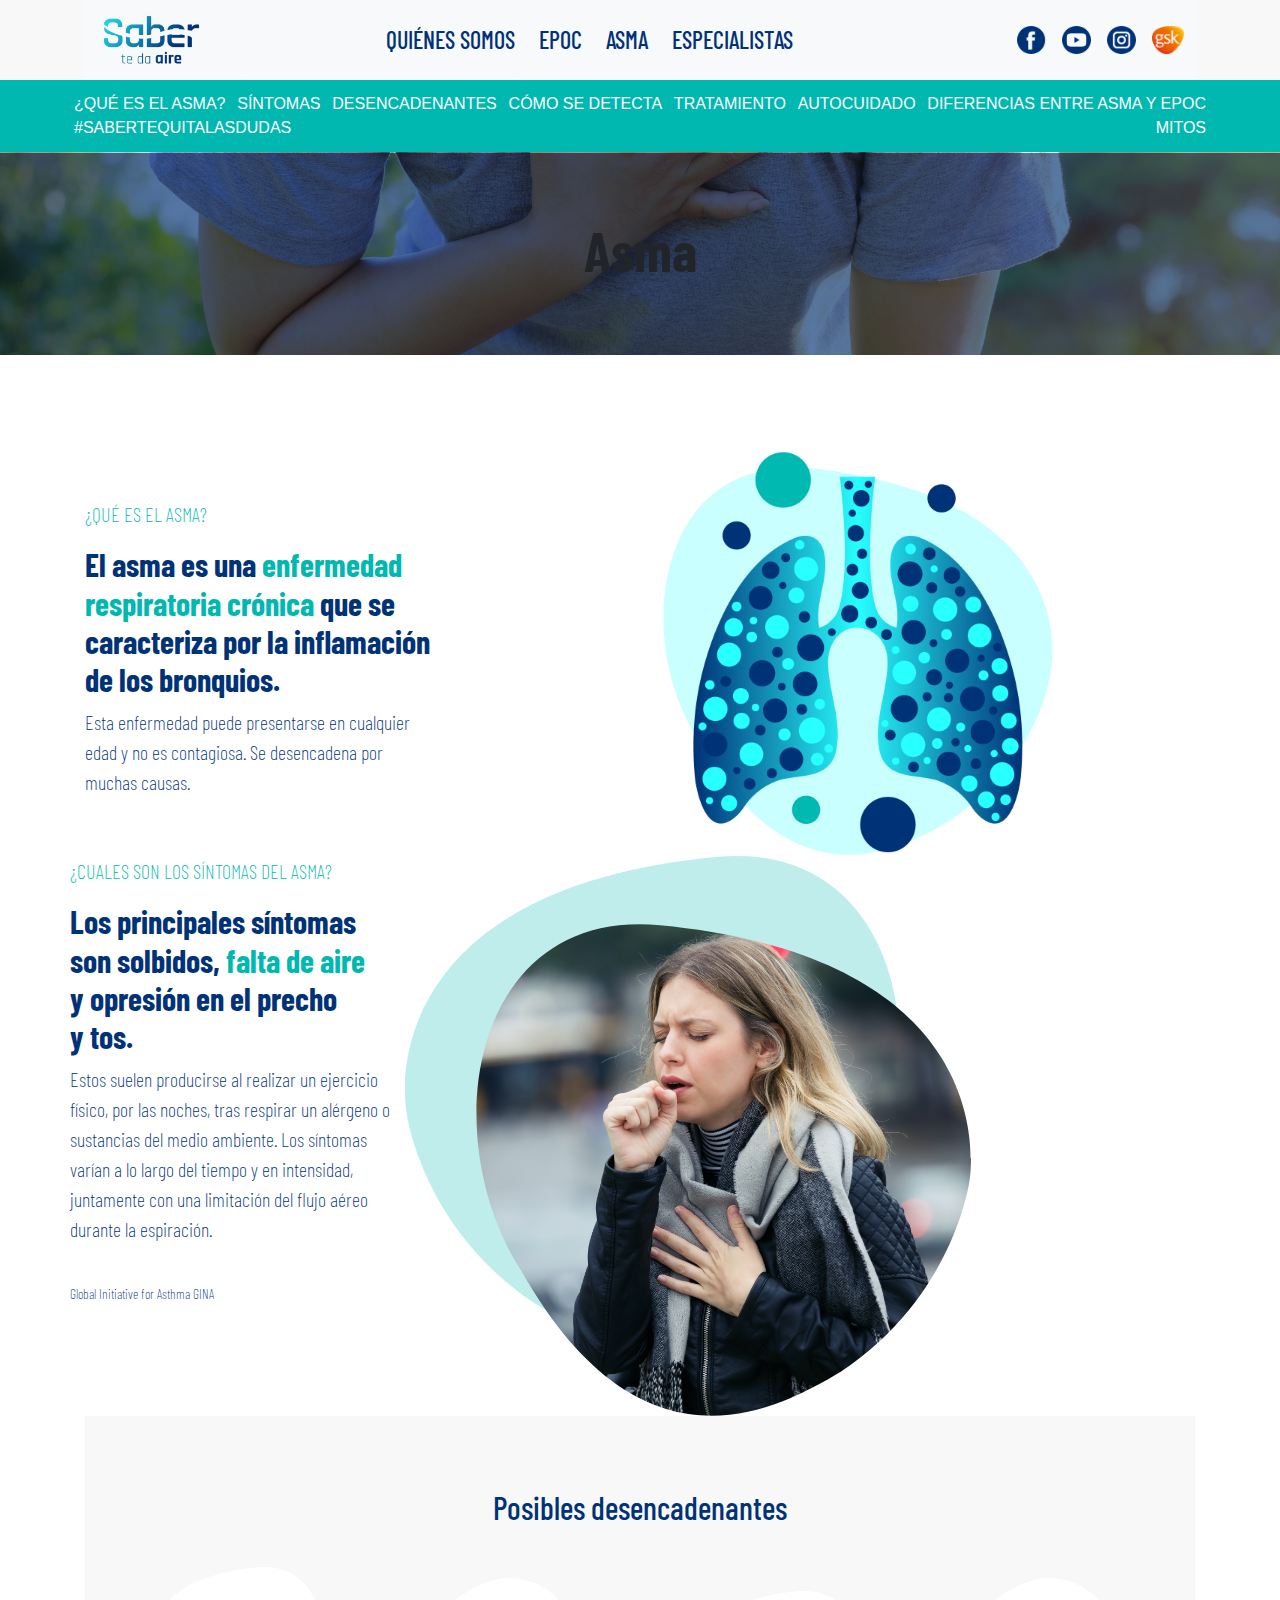
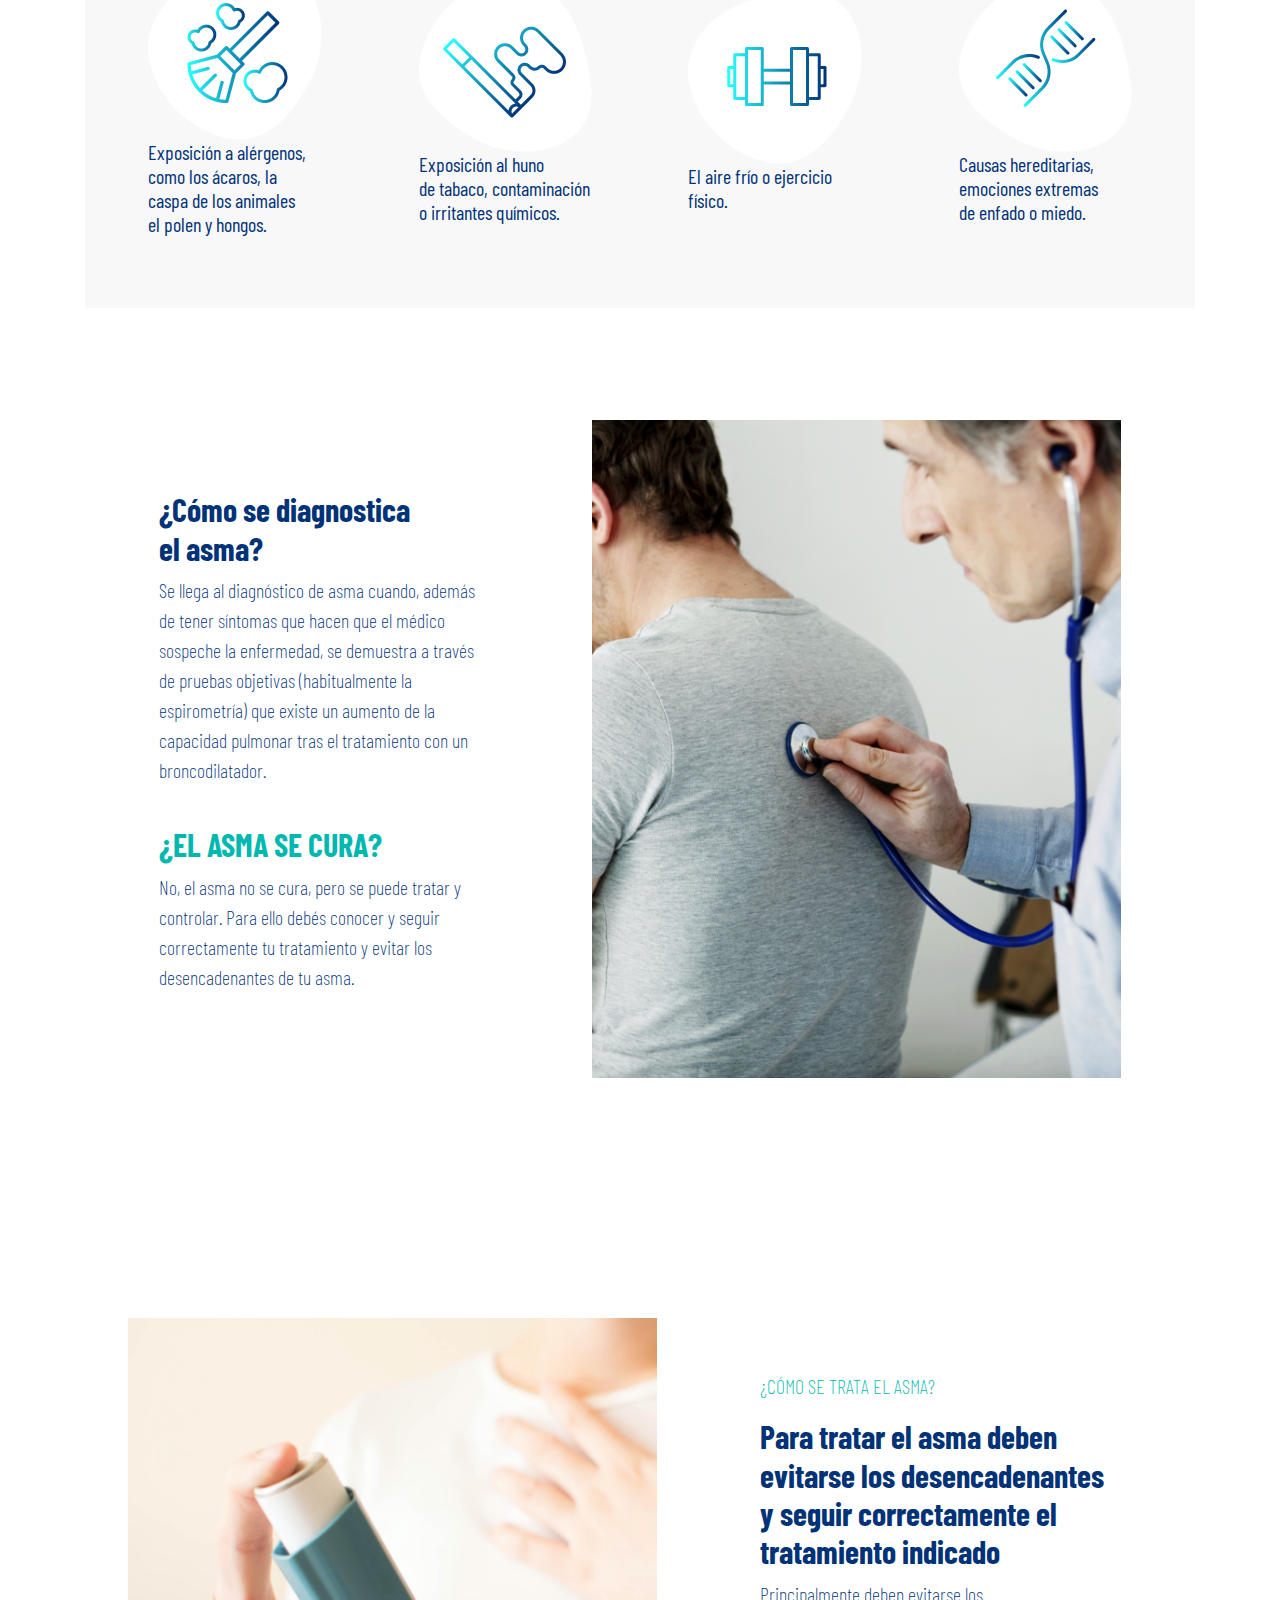
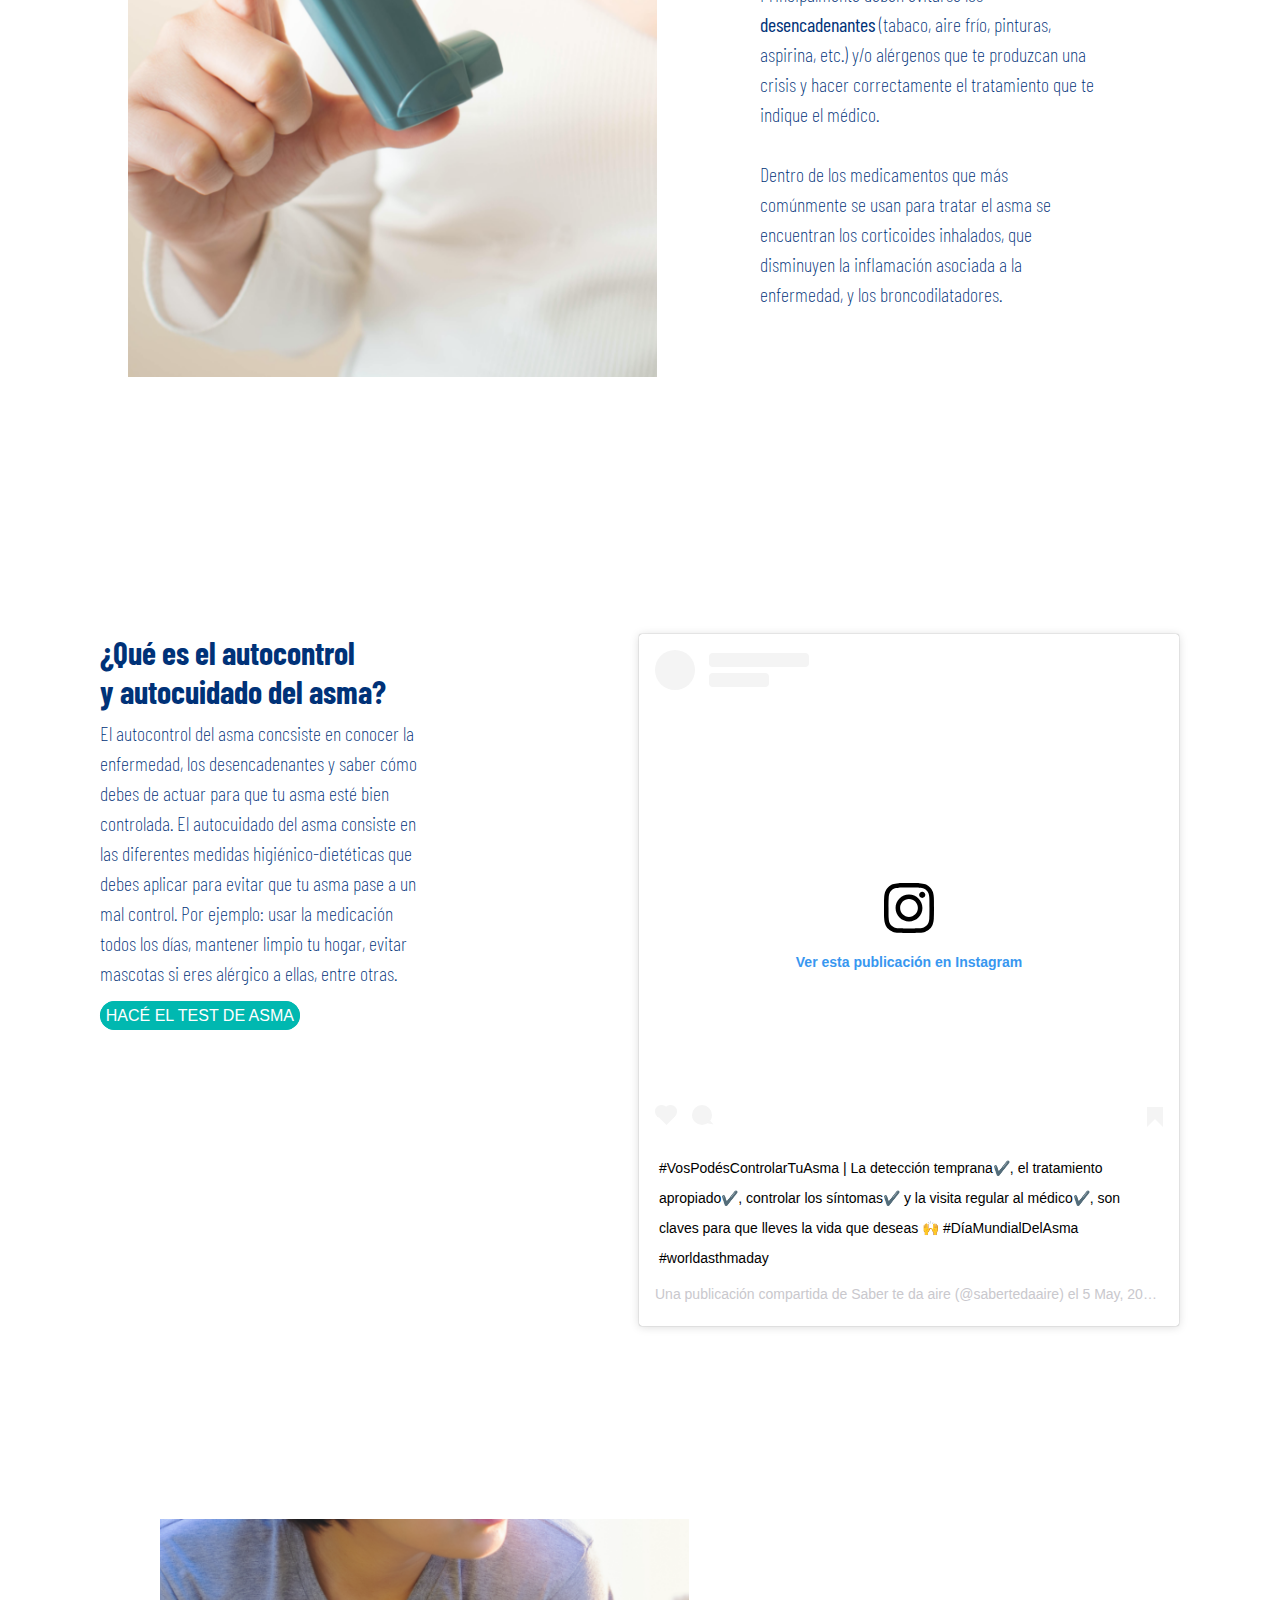
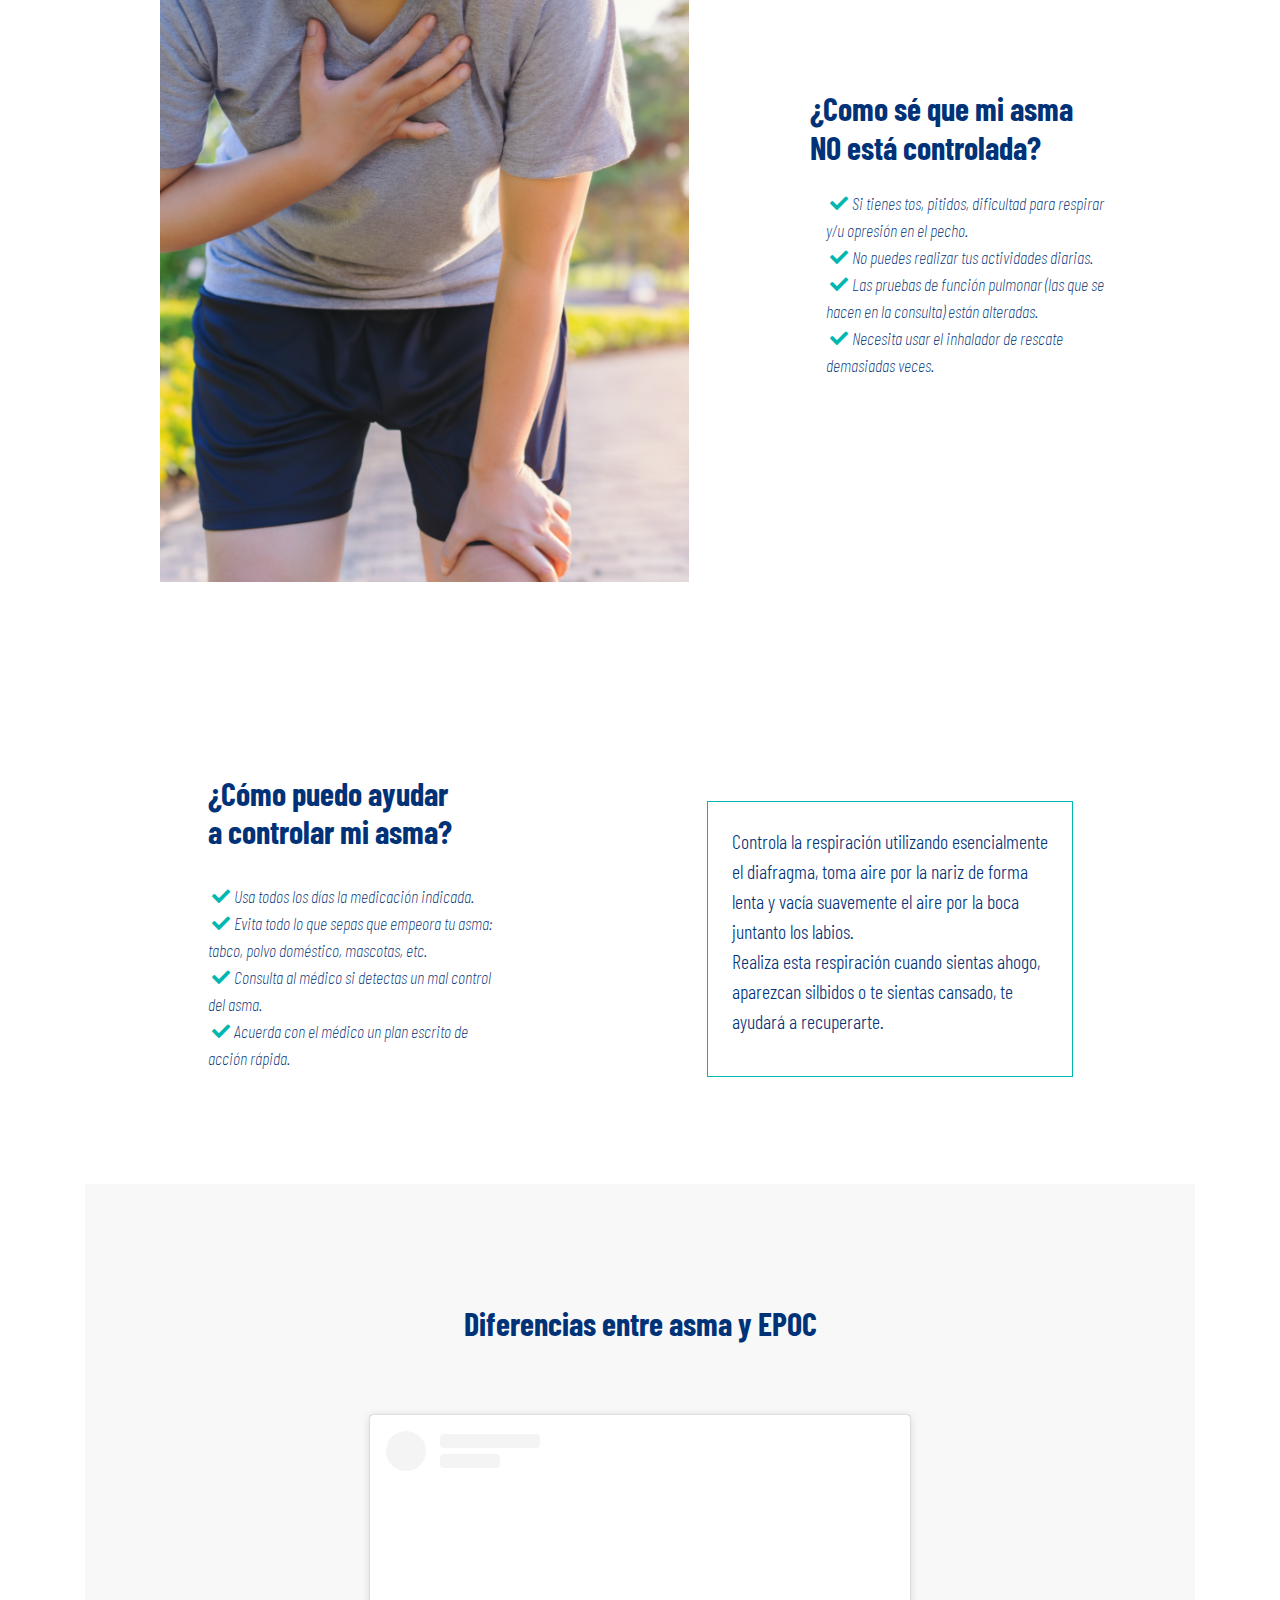
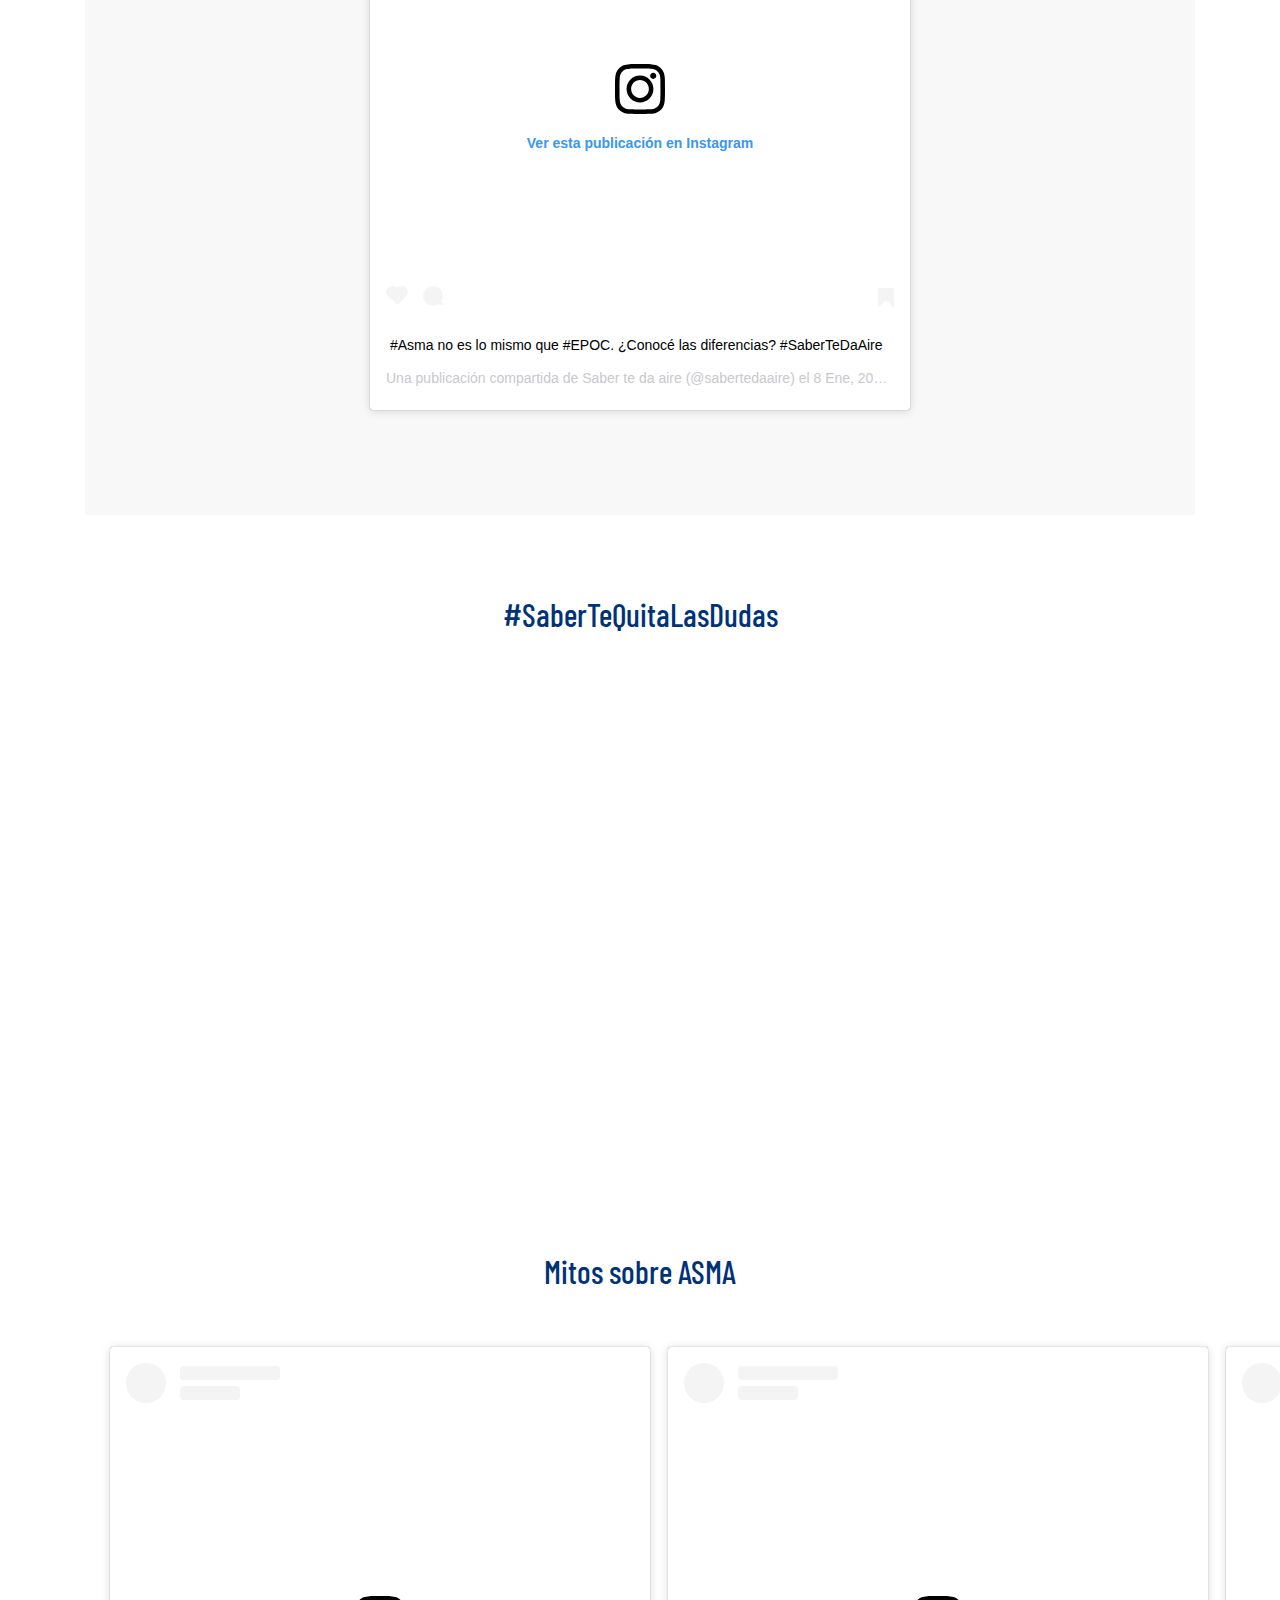
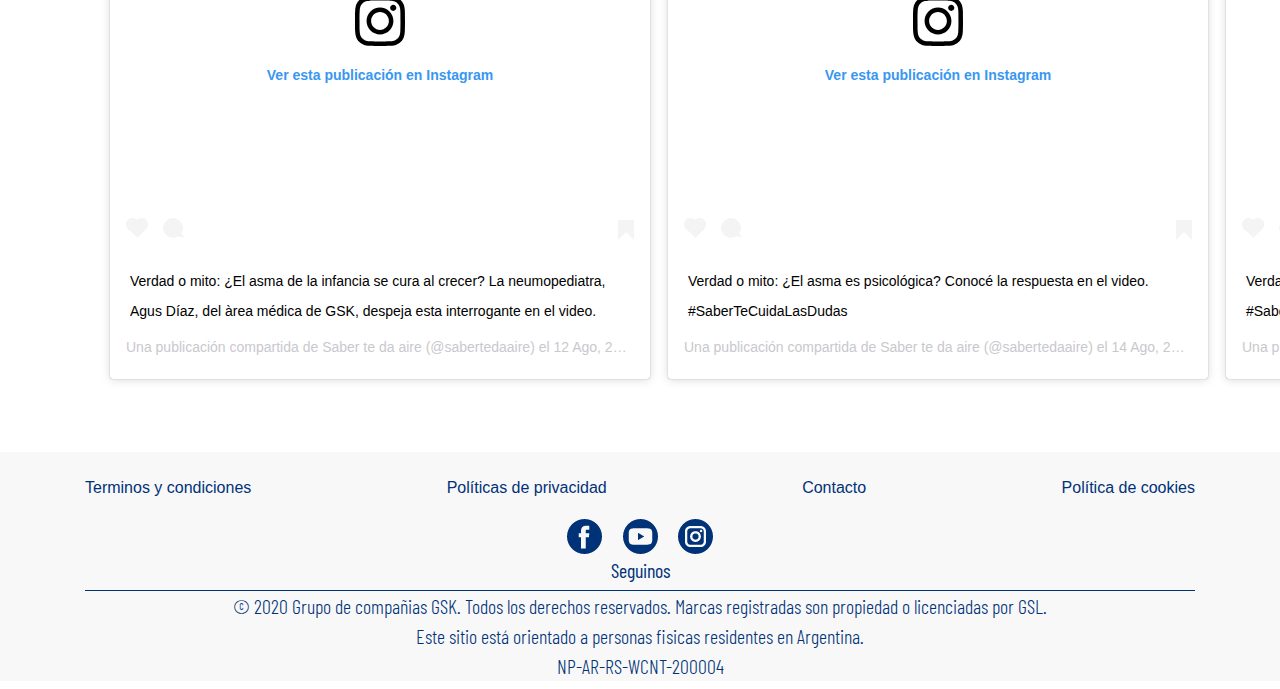
<file: asma 3.html>
<!DOCTYPE html>
<html lang="en">
<head>
  <meta charset="UTF-8">
  <meta name="viewport" content="width=device-width, initial-scale=1.0">
  <link rel="stylesheet" href="https://stackpath.bootstrapcdn.com/bootstrap/4.5.2/css/bootstrap.min.css" integrity="sha384-JcKb8q3iqJ61gNV9KGb8thSsNjpSL0n8PARn9HuZOnIxN0hoP+VmmDGMN5t9UJ0Z" crossorigin="anonymous">
  <link rel="stylesheet" href="css/style.css">
  <link rel="stylesheet" href="https://use.fontawesome.com/releases/v5.6.3/css/all.css">
  <title>ASMA</title>
</head>
<body>
  <div class="sticky-top">
    <div class="navbar-color sticky-top">
      <div class="container">
      <nav class="navbar navbar-expand-lg navbar-light bg-light">
        <a class="navbar-brand" href="index.html"><img id="stda-logo" src="img/LogoSTDALargo-03.png" alt="GSK logo"></a>
        <button class="navbar-toggler" type="button" data-toggle="collapse" data-target="#navbarNav" aria-controls="navbarNav" aria-expanded="false" aria-label="Toggle navigation">
          <span class="navbar-toggler-icon"></span>
        </button>
        <div class="collapse navbar-collapse ml-5 pl-5" id="navbarNav">
          <ul class="navbar-nav mx-auto">
            <li class="nav-item">
              <a class="nombres nav-link" href="quienes_somos.html" id="qui">QUIÉNES SOMOS</a>
            </li>
            <li class="nav-item ">
              <a class="nav-link nombres" href="epoc.html">EPOC</a>
            </li>
            <li class="nav-item ">
              <a class="nav-link nombres" href="asma.html">ASMA</a>
            </li>
            <li class="nav-item ">
              <a class="nav-link nombres" href="especialistas.html">ESPECIALISTAS</a>
            </li>
            <li class="nav-item d-lg-none">
                
                  <a href="https://www.facebook.com/SaberTeDaAire/"><img src="img/Logo-Facebook.png" alt="Logo facebook" class="mx-2 rs"></a>
                  <a href="https://www.youtube.com/channel/UCK00Fzt3E11qQYwAR3HSrMw"><img src="img/Logo-Youtube.png" alt="Logo youtube" class="mx-2 rs "></a>
                  <a href="https://instagram.com/sabertedaaire?igshid=wktw3of2q77f"><img src="img/Logo-Instagram.png" alt="Logo Instagram" class="mx-2 rs"></a>      
                   <a id="gsk-logo" href="index.html"><img id="gsk-logo" src="img/GSK.png" alt="GSK logo"></a>
            </li>
          </ul>
      </div>
    
      <div class="collapse navbar-collapse d-none d-lg-block" id="navbarNav">
        <ul class="navbar-nav ml-lg-auto">
          <li class="nav-item">
          <div class="ml-lg-4">
             <div class="color-mode d-lg-flex justify-content-center align-items-center">
              <a href="https://www.facebook.com/SaberTeDaAire/"><img src="img/Logo-Facebook.png" alt="Logo facebook" class="mx-2 rs"></a>
              <a href="https://www.youtube.com/channel/UCK00Fzt3E11qQYwAR3HSrMw"><img src="img/Logo-Youtube.png" alt="Logo youtube" class="mx-2 rs "></a>
              <a href="https://instagram.com/sabertedaaire?igshid=wktw3of2q77f"><img src="img/Logo-Instagram.png" alt="Logo Instagram" class="mx-2 rs"></a>      
               <a id="gsk-logo" href="index.html"><img id="gsk-logo" src="img/GSK.png" alt="GSK logo"></a>
            </div> 
           </div>
        </li>
        </ul>
        </div>
      </nav>
      </div>
      </div>
        <nav class="navbar sticky-top" id="nav">
          <div class="container p-1">
            <a  href="#que_es_asma">¿QUÉ ES EL ASMA?</a>
            <a  href="#sintomas">SÍNTOMAS</a>
            <a  href="#desencadenante">DESENCADENANTES</a>
            <a  href="#como_se_detecta">CÓMO SE DETECTA</a>
            <a  href="#tratamiento">TRATAMIENTO</a>
            <a  href="#autocuidado">AUTOCUIDADO</a>
            <a  href="#diferencias">DIFERENCIAS ENTRE ASMA Y EPOC</a>
            <a  href="#stqld">#SABERTEQUITALASDUDAS</a>
            <a  href="#mitos">MITOS</a>
          </div>
        </nav>
      </div>
  
    <div id="banner" class="jumbotron jumbotron-fluid"  style="background-image: url('img/ASMA/Banner1.png')">
      <div class="container">
        <h1 class="display-4 text-center font-weight-bold">Asma</h1>
      </div>
    </div>
  </div>
    <div class="container my-5 py-5">
      <div class="row">
        <div class="col-12 col-lg-6 pt-5">
          <div class="card-epoc" >
                <a id="que_es_asma"></a><p id="epoc">¿QUÉ ES EL ASMA?</p>
                <h2 class="font-weight-bold">El asma es una <span>enfermedad <br> respiratoria crónica</span> que se<br> caracteriza por la inflamación<br> de los bronquios.</h2>

                <p>Esta enfermedad puede presentarse en cualquier <br> edad y no es contagiosa. Se desencadena por <br> muchas causas.</p>
            </div>
          </div>
            <div class="col-12 col-lg-6">
              <img src="img/ASMA/STDA_PULMON_ASMA.png" alt="epoc imagen" class="w-75">
            </div>
          </div>
       
  
 
    
        <div class="row">
          <div class="col-12 col-lg-6 order-2 order-lg-1">
            <img src="img/ASMA/LosPrincipaleSintomas.png"alt="epoc causas" ">
          </div>
          <div class="card-epoc" >
            <a id="sintomas"><p id="epoc">¿CUALES SON LOS SÍNTOMAS DEL ASMA?</p></a>
            <h2 class="font-weight-bold">Los principales síntomas<br> son solbidos,<span> falta de aire</span><br> y opresión en el precho <br> y tos.</h2>
            <p>Estos suelen producirse al realizar un ejercicio <br> físico, por las noches, tras respirar un alérgeno o <br> sustancias del medio ambiente. Los síntomas <br> varían a lo largo del tiempo y en intensidad, <br> juntamente con una limitación del flujo aéreo <br> durante la espiración.</p><br>

            <p id="p-asma">Global Initiative for Asthma GINA<p>
          </div>
        </div>

        <div class="bg-centro py-5">
    <a id="desencadenante"><h2 class="text-center py-2 my-3 ">Posibles desencadenantes</h2></a>
      <div class="d-flex justify-content-around align-items-center py-3 container">
        <div>
          <img src="img/ASMA/Desencadenante1.png" alt="primer fator de riesgo">
          <h5>Exposición a alérgenos,<br> como los ácaros, la <br> caspa de los animales <br>el polen y hongos.</h5>
        </div>
        <div>
            <img src="img/ASMA/Desencadenante2.png" alt="segundo factor de riesgo">
            <h5>Exposición al huno<br>de tabaco, contaminación <br>o irritantes químicos.</h5>
        </div>
        <div>
          <img src="img/ASMA/Desencadenante3.png" alt="tercer factor de riesgo">
            <h5 >El aire frío o ejercicio <br>físico.</h5>
        </div>
        <div>
          <img src="img/ASMA/Desencadenante4.png" alt="cuarto factor de riesgo">
            <h5>Causas hereditarias, <br> emociones extremas <br> de enfado o miedo.</h5>
        </div>
      </div>
    </div>
    <div class="container my-5 py-5">
      <div class="d-flex mt-3 justify-content-around align-items-center ">
        <div class="card-epoc" >
         <a id="como_se_detecta"><h2 class="font-weight-bold">¿Cómo se diagnostica <br>el asma?</h2></a>
          <p>Se llega al diagnóstico de asma cuando, además<br>de tener síntomas que hacen que el médico <br> sospeche la enfermedad, se demuestra a través <br>de pruebas objetivas (habitualmente la <br> espirometría) que existe un aumento de la <br> capacidad pulmonar tras el tratamiento con un <br>broncodilatador. </p>
          <br>
          <h3 class="font-weight-bold">¿EL ASMA SE CURA?</h3>
          <p>No, el asma no se cura, pero se puede tratar y <br> controlar. Para ello debés conocer y seguir <br> correctamente tu tratamiento y evitar los <br> desencadenantes de tu asma.</p>
        </div>
          <img src="img/ASMA/ComoSeDiagnosticaElASma.png" class="flex item" alt="epoc imagen" width="49%" height="50%">
      </div>
    </div>
    <div class="container my-5 py-5">
      <div class="d-flex py-5 my-5  justify-content-around align-items-center">
          <img src="img/ASMA/ParaTratarElASma.png" class="flex item" alt="epoc causas" width="49%" height="50%">
        <div class="card-epoc mx-5" >
          <a id="tratamiento"><p id="epoc">¿CÓMO SE TRATA EL ASMA?</p></a>
          <h2 class="font-weight-bold">Para tratar el asma deben<br> evitarse los desencadenantes<br> y seguir correctamente el <br> tratamiento indicado</br> </h2>
          <p>Principalmente deben evitarse los <br> <strong>desencadenantes</strong> (tabaco, aire frío, pinturas, <br> aspirina, etc.) y/o alérgenos que te produzcan una <br> crisis y hacer correctamente el tratamiento que te <br> indique el médico.
          <br><br>
          Dentro de los medicamentos que más <br> comúnmente se usan para tratar el asma se <br> encuentran los corticoides inhalados, que <br> disminuyen la inflamación asociada a la <br> enfermedad, y los broncodilatadores. </p>
        </div>
      </div>
    </div>

    <div class="container my-5 py-5">
      <div class="d-flex mt-3 justify-content-between ">
        <div class="card-epoc" >
         <a id="autocuidado"> <h2 class="font-weight-bold">¿Qué es el autocontrol <br>y autocuidado del asma?</h2></a>
          <p>El autocontrol del asma concsiste en conocer la <br>enfermedad, los desencadenantes y saber cómo <br> debes de actuar para que tu asma esté bien<br> controlada. El autocuidado del asma consiste en <br>las diferentes medidas higiénico-dietéticas que <br> debes aplicar para evitar que tu asma pase a un <br> mal control. Por ejemplo: usar la medicación <br> todos los días, mantener limpio tu hogar, evitar <br> mascotas si eres alérgico a ellas, entre otras.</p>
          <a class="rounded-pill links_estilo" href=" https://www.asthmacontroltest.com/es-ar/welcome/ 
          ">HACÉ EL TEST DE ASMA</a>
        </div>
        <div>
          <blockquote class="instagram-media" data-instgrm-captioned data-instgrm-permalink="https://www.instagram.com/p/B_zljSTnTAm/?utm_source=ig_embed&amp;utm_campaign=loading" data-instgrm-version="12" style=" background:#FFF; border:0; border-radius:3px; box-shadow:0 0 1px 0 rgba(0,0,0,0.5),0 1px 10px 0 rgba(0,0,0,0.15); margin: 1px; max-width:540px; min-width:326px; padding:0; width:99.375%; width:-webkit-calc(100% - 2px); width:calc(100% - 2px);"><div style="padding:16px;"> <a href="https://www.instagram.com/p/B_zljSTnTAm/?utm_source=ig_embed&amp;utm_campaign=loading" style=" background:#FFFFFF; line-height:0; padding:0 0; text-align:center; text-decoration:none; width:100%;" target="_blank"> <div style=" display: flex; flex-direction: row; align-items: center;"> <div style="background-color: #F4F4F4; border-radius: 50%; flex-grow: 0; height: 40px; margin-right: 14px; width: 40px;"></div> <div style="display: flex; flex-direction: column; flex-grow: 1; justify-content: center;"> <div style=" background-color: #F4F4F4; border-radius: 4px; flex-grow: 0; height: 14px; margin-bottom: 6px; width: 100px;"></div> <div style=" background-color: #F4F4F4; border-radius: 4px; flex-grow: 0; height: 14px; width: 60px;"></div></div></div><div style="padding: 19% 0;"></div> <div style="display:block; height:50px; margin:0 auto 12px; width:50px;"><svg width="50px" height="50px" viewBox="0 0 60 60" version="1.1" xmlns="https://www.w3.org/2000/svg" xmlns:xlink="https://www.w3.org/1999/xlink"><g stroke="none" stroke-width="1" fill="none" fill-rule="evenodd"><g transform="translate(-511.000000, -20.000000)" fill="#000000"><g><path d="M556.869,30.41 C554.814,30.41 553.148,32.076 553.148,34.131 C553.148,36.186 554.814,37.852 556.869,37.852 C558.924,37.852 560.59,36.186 560.59,34.131 C560.59,32.076 558.924,30.41 556.869,30.41 M541,60.657 C535.114,60.657 530.342,55.887 530.342,50 C530.342,44.114 535.114,39.342 541,39.342 C546.887,39.342 551.658,44.114 551.658,50 C551.658,55.887 546.887,60.657 541,60.657 M541,33.886 C532.1,33.886 524.886,41.1 524.886,50 C524.886,58.899 532.1,66.113 541,66.113 C549.9,66.113 557.115,58.899 557.115,50 C557.115,41.1 549.9,33.886 541,33.886 M565.378,62.101 C565.244,65.022 564.756,66.606 564.346,67.663 C563.803,69.06 563.154,70.057 562.106,71.106 C561.058,72.155 560.06,72.803 558.662,73.347 C557.607,73.757 556.021,74.244 553.102,74.378 C549.944,74.521 548.997,74.552 541,74.552 C533.003,74.552 532.056,74.521 528.898,74.378 C525.979,74.244 524.393,73.757 523.338,73.347 C521.94,72.803 520.942,72.155 519.894,71.106 C518.846,70.057 518.197,69.06 517.654,67.663 C517.244,66.606 516.755,65.022 516.623,62.101 C516.479,58.943 516.448,57.996 516.448,50 C516.448,42.003 516.479,41.056 516.623,37.899 C516.755,34.978 517.244,33.391 517.654,32.338 C518.197,30.938 518.846,29.942 519.894,28.894 C520.942,27.846 521.94,27.196 523.338,26.654 C524.393,26.244 525.979,25.756 528.898,25.623 C532.057,25.479 533.004,25.448 541,25.448 C548.997,25.448 549.943,25.479 553.102,25.623 C556.021,25.756 557.607,26.244 558.662,26.654 C560.06,27.196 561.058,27.846 562.106,28.894 C563.154,29.942 563.803,30.938 564.346,32.338 C564.756,33.391 565.244,34.978 565.378,37.899 C565.522,41.056 565.552,42.003 565.552,50 C565.552,57.996 565.522,58.943 565.378,62.101 M570.82,37.631 C570.674,34.438 570.167,32.258 569.425,30.349 C568.659,28.377 567.633,26.702 565.965,25.035 C564.297,23.368 562.623,22.342 560.652,21.575 C558.743,20.834 556.562,20.326 553.369,20.18 C550.169,20.033 549.148,20 541,20 C532.853,20 531.831,20.033 528.631,20.18 C525.438,20.326 523.257,20.834 521.349,21.575 C519.376,22.342 517.703,23.368 516.035,25.035 C514.368,26.702 513.342,28.377 512.574,30.349 C511.834,32.258 511.326,34.438 511.181,37.631 C511.035,40.831 511,41.851 511,50 C511,58.147 511.035,59.17 511.181,62.369 C511.326,65.562 511.834,67.743 512.574,69.651 C513.342,71.625 514.368,73.296 516.035,74.965 C517.703,76.634 519.376,77.658 521.349,78.425 C523.257,79.167 525.438,79.673 528.631,79.82 C531.831,79.965 532.853,80.001 541,80.001 C549.148,80.001 550.169,79.965 553.369,79.82 C556.562,79.673 558.743,79.167 560.652,78.425 C562.623,77.658 564.297,76.634 565.965,74.965 C567.633,73.296 568.659,71.625 569.425,69.651 C570.167,67.743 570.674,65.562 570.82,62.369 C570.966,59.17 571,58.147 571,50 C571,41.851 570.966,40.831 570.82,37.631"></path></g></g></g></svg></div><div style="padding-top: 8px;"> <div style=" color:#3897f0; font-family:Arial,sans-serif; font-size:14px; font-style:normal; font-weight:550; line-height:18px;"> Ver esta publicación en Instagram</div></div><div style="padding: 12.5% 0;"></div> <div style="display: flex; flex-direction: row; margin-bottom: 14px; align-items: center;"><div> <div style="background-color: #F4F4F4; border-radius: 50%; height: 12.5px; width: 12.5px; transform: translateX(0px) translateY(7px);"></div> <div style="background-color: #F4F4F4; height: 12.5px; transform: rotate(-45deg) translateX(3px) translateY(1px); width: 12.5px; flex-grow: 0; margin-right: 14px; margin-left: 2px;"></div> <div style="background-color: #F4F4F4; border-radius: 50%; height: 12.5px; width: 12.5px; transform: translateX(9px) translateY(-18px);"></div></div><div style="margin-left: 8px;"> <div style=" background-color: #F4F4F4; border-radius: 50%; flex-grow: 0; height: 20px; width: 20px;"></div> <div style=" width: 0; height: 0; border-top: 2px solid transparent; border-left: 6px solid #f4f4f4; border-bottom: 2px solid transparent; transform: translateX(16px) translateY(-4px) rotate(30deg)"></div></div><div style="margin-left: auto;"> <div style=" width: 0px; border-top: 8px solid #F4F4F4; border-right: 8px solid transparent; transform: translateY(16px);"></div> <div style=" background-color: #F4F4F4; flex-grow: 0; height: 12px; width: 16px; transform: translateY(-4px);"></div> <div style=" width: 0; height: 0; border-top: 8px solid #F4F4F4; border-left: 8px solid transparent; transform: translateY(-4px) translateX(8px);"></div></div></div></a> <p style=" margin:8px 0 0 0; padding:0 4px;"> <a href="https://www.instagram.com/p/B_zljSTnTAm/?utm_source=ig_embed&amp;utm_campaign=loading" style=" color:#000; font-family:Arial,sans-serif; font-size:14px; font-style:normal; font-weight:normal; line-height:17px; text-decoration:none; word-wrap:break-word;" target="_blank">#VosPodésControlarTuAsma | La detección temprana✔️, el tratamiento apropiado✔️, controlar los síntomas✔️ y la visita regular al médico✔️, son claves para que lleves la vida que deseas 🙌 #DíaMundialDelAsma #worldasthmaday</a></p> <p style=" color:#c9c8cd; font-family:Arial,sans-serif; font-size:14px; line-height:17px; margin-bottom:0; margin-top:8px; overflow:hidden; padding:8px 0 7px; text-align:center; text-overflow:ellipsis; white-space:nowrap;">Una publicación compartida de <a href="https://www.instagram.com/sabertedaaire/?utm_source=ig_embed&amp;utm_campaign=loading" style=" color:#c9c8cd; font-family:Arial,sans-serif; font-size:14px; font-style:normal; font-weight:normal; line-height:17px;" target="_blank"> Saber te da aire</a> (@sabertedaaire) el <time style=" font-family:Arial,sans-serif; font-size:14px; line-height:17px;" datetime="2020-05-05T12:24:39+00:00">5 May, 2020 a las 5:24 PDT</time></p></div></blockquote> <script async src="//www.instagram.com/embed.js"></script>
        </div>
      </div>
    </div>

    <div class="container my-5  py-5">
      <div class="d-flex my-5 justify-content-around align-items-center">
        <img src="img/ASMA/ComoSeQueMiAsma.png" class="flex item" alt="epoc imagen" width="49%" height="50%">
        <div class="card-epoc" >
          <h2 class="font-weight-bold">¿Como sé que mi asma <br>NO está controlada?</h2>
          <div class="p-3">
            <ul class="p-0">
            <i class="fas fa-check px-1"></i><i>Si tienes tos, pitidos, dificultad para respirar <br> y/u opresión en el pecho.</i><br>
            <i class="fas fa-check px-1"></i></i><i>No puedes realizar tus actividades diarias.</i><br>
            <i class="fas fa-check px-1"></i></i><i>Las pruebas de función pulmonar (las que se <br> hacen en la consulta) están alteradas.</i><br>
            <i class="fas fa-check px-1"></i></i><i>Necesita usar el inhalador de rescate <br> demasiadas veces.</i>
            </ul>
        </div>
      </div>
    </div>
    </div>
      <div class="container my-5  py-5" >
        <div class=" d-flex justify-content-around align-items-center">
          <div class="card-epoc">
            <h2 class="font-weight-bold">¿Cómo puedo ayudar <br> a controlar mi asma?</h2>
            <ul class="px-0 pt-4">
              <i class="fas fa-check px-1"></i><i>Usa todos los días la medicación indicada.</i><br>
              <i class="fas fa-check px-1"></i><i>Evita todo lo que sepas que empeora tu asma: <br>tabco, polvo doméstico, mascotas, etc.</i><br>
              <i class="fas fa-check px-1"></i><i>Consulta al médico si detectas un mal control <br> del asma.</i><br>
              <i class="fas fa-check px-1"></i><i>Acuerda con el médico un plan escrito de <br>acción rápida. </i>
            </ul>
          </div>
          <div class="caja-texto p-4">
            <p>Controla la respiración utilizando esencialmente <br> el diafragma, toma aire por la nariz de forma <br> lenta y vacía suavemente el aire por la boca <br>juntanto los labios. <br>
            Realiza esta respiración cuando sientas ahogo, <br> aparezcan silbidos o te sientas cansado, te <br> ayudará a recuperarte.
            </p>
          </div>
        </div>
      </div>

      <div class="b-color py-5 mt-5">
       <a id="diferencias"><h2 class="mt-5 pt-4 text-center font-weight-bold">Diferencias entre asma y EPOC<h2></a>
        <div class="d-flex pt-3 row justify-content-center align-items-center">
          <div class="my-5 d-flex justify-content-center">
         <blockquote class="instagram-media" data-instgrm-captioned data-instgrm-permalink="https://www.instagram.com/p/B7EtRmop3JD/?utm_source=ig_embed&amp;utm_campaign=loading" data-instgrm-version="12" style=" background:#FFF; border:0; border-radius:3px; box-shadow:0 0 1px 0 rgba(0,0,0,0.5),0 1px 10px 0 rgba(0,0,0,0.15); margin: 1px; max-width:540px; min-width:326px; padding:0; width:99.375%; width:-webkit-calc(100% - 2px); width:calc(100% - 2px);"><div style="padding:16px;"> <a href="https://www.instagram.com/p/B7EtRmop3JD/?utm_source=ig_embed&amp;utm_campaign=loading" style=" background:#FFFFFF; line-height:0; padding:0 0; text-align:center; text-decoration:none; width:100%;" target="_blank"> <div style=" display: flex; flex-direction: row; align-items: center;"> <div style="background-color: #F4F4F4; border-radius: 50%; flex-grow: 0; height: 40px; margin-right: 14px; width: 40px;"></div> <div style="display: flex; flex-direction: column; flex-grow: 1; justify-content: center;"> <div style=" background-color: #F4F4F4; border-radius: 4px; flex-grow: 0; height: 14px; margin-bottom: 6px; width: 100px;"></div> <div style=" background-color: #F4F4F4; border-radius: 4px; flex-grow: 0; height: 14px; width: 60px;"></div></div></div><div style="padding: 19% 0;"></div> <div style="display:block; height:50px; margin:0 auto 12px; width:50px;"><svg width="50px" height="50px" viewBox="0 0 60 60" version="1.1" xmlns="https://www.w3.org/2000/svg" xmlns:xlink="https://www.w3.org/1999/xlink"><g stroke="none" stroke-width="1" fill="none" fill-rule="evenodd"><g transform="translate(-511.000000, -20.000000)" fill="#000000"><g><path d="M556.869,30.41 C554.814,30.41 553.148,32.076 553.148,34.131 C553.148,36.186 554.814,37.852 556.869,37.852 C558.924,37.852 560.59,36.186 560.59,34.131 C560.59,32.076 558.924,30.41 556.869,30.41 M541,60.657 C535.114,60.657 530.342,55.887 530.342,50 C530.342,44.114 535.114,39.342 541,39.342 C546.887,39.342 551.658,44.114 551.658,50 C551.658,55.887 546.887,60.657 541,60.657 M541,33.886 C532.1,33.886 524.886,41.1 524.886,50 C524.886,58.899 532.1,66.113 541,66.113 C549.9,66.113 557.115,58.899 557.115,50 C557.115,41.1 549.9,33.886 541,33.886 M565.378,62.101 C565.244,65.022 564.756,66.606 564.346,67.663 C563.803,69.06 563.154,70.057 562.106,71.106 C561.058,72.155 560.06,72.803 558.662,73.347 C557.607,73.757 556.021,74.244 553.102,74.378 C549.944,74.521 548.997,74.552 541,74.552 C533.003,74.552 532.056,74.521 528.898,74.378 C525.979,74.244 524.393,73.757 523.338,73.347 C521.94,72.803 520.942,72.155 519.894,71.106 C518.846,70.057 518.197,69.06 517.654,67.663 C517.244,66.606 516.755,65.022 516.623,62.101 C516.479,58.943 516.448,57.996 516.448,50 C516.448,42.003 516.479,41.056 516.623,37.899 C516.755,34.978 517.244,33.391 517.654,32.338 C518.197,30.938 518.846,29.942 519.894,28.894 C520.942,27.846 521.94,27.196 523.338,26.654 C524.393,26.244 525.979,25.756 528.898,25.623 C532.057,25.479 533.004,25.448 541,25.448 C548.997,25.448 549.943,25.479 553.102,25.623 C556.021,25.756 557.607,26.244 558.662,26.654 C560.06,27.196 561.058,27.846 562.106,28.894 C563.154,29.942 563.803,30.938 564.346,32.338 C564.756,33.391 565.244,34.978 565.378,37.899 C565.522,41.056 565.552,42.003 565.552,50 C565.552,57.996 565.522,58.943 565.378,62.101 M570.82,37.631 C570.674,34.438 570.167,32.258 569.425,30.349 C568.659,28.377 567.633,26.702 565.965,25.035 C564.297,23.368 562.623,22.342 560.652,21.575 C558.743,20.834 556.562,20.326 553.369,20.18 C550.169,20.033 549.148,20 541,20 C532.853,20 531.831,20.033 528.631,20.18 C525.438,20.326 523.257,20.834 521.349,21.575 C519.376,22.342 517.703,23.368 516.035,25.035 C514.368,26.702 513.342,28.377 512.574,30.349 C511.834,32.258 511.326,34.438 511.181,37.631 C511.035,40.831 511,41.851 511,50 C511,58.147 511.035,59.17 511.181,62.369 C511.326,65.562 511.834,67.743 512.574,69.651 C513.342,71.625 514.368,73.296 516.035,74.965 C517.703,76.634 519.376,77.658 521.349,78.425 C523.257,79.167 525.438,79.673 528.631,79.82 C531.831,79.965 532.853,80.001 541,80.001 C549.148,80.001 550.169,79.965 553.369,79.82 C556.562,79.673 558.743,79.167 560.652,78.425 C562.623,77.658 564.297,76.634 565.965,74.965 C567.633,73.296 568.659,71.625 569.425,69.651 C570.167,67.743 570.674,65.562 570.82,62.369 C570.966,59.17 571,58.147 571,50 C571,41.851 570.966,40.831 570.82,37.631"></path></g></g></g></svg></div><div style="padding-top: 8px;"> <div style=" color:#3897f0; font-family:Arial,sans-serif; font-size:14px; font-style:normal; font-weight:550; line-height:18px;"> Ver esta publicación en Instagram</div></div><div style="padding: 12.5% 0;"></div> <div style="display: flex; flex-direction: row; margin-bottom: 14px; align-items: center;"><div> <div style="background-color: #F4F4F4; border-radius: 50%; height: 12.5px; width: 12.5px; transform: translateX(0px) translateY(7px);"></div> <div style="background-color: #F4F4F4; height: 12.5px; transform: rotate(-45deg) translateX(3px) translateY(1px); width: 12.5px; flex-grow: 0; margin-right: 14px; margin-left: 2px;"></div> <div style="background-color: #F4F4F4; border-radius: 50%; height: 12.5px; width: 12.5px; transform: translateX(9px) translateY(-18px);"></div></div><div style="margin-left: 8px;"> <div style=" background-color: #F4F4F4; border-radius: 50%; flex-grow: 0; height: 20px; width: 20px;"></div> <div style=" width: 0; height: 0; border-top: 2px solid transparent; border-left: 6px solid #f4f4f4; border-bottom: 2px solid transparent; transform: translateX(16px) translateY(-4px) rotate(30deg)"></div></div><div style="margin-left: auto;"> <div style=" width: 0px; border-top: 8px solid #F4F4F4; border-right: 8px solid transparent; transform: translateY(16px);"></div> <div style=" background-color: #F4F4F4; flex-grow: 0; height: 12px; width: 16px; transform: translateY(-4px);"></div> <div style=" width: 0; height: 0; border-top: 8px solid #F4F4F4; border-left: 8px solid transparent; transform: translateY(-4px) translateX(8px);"></div></div></div></a> <p style=" margin:8px 0 0 0; padding:0 4px;"> <a href="https://www.instagram.com/p/B7EtRmop3JD/?utm_source=ig_embed&amp;utm_campaign=loading" style=" color:#000; font-family:Arial,sans-serif; font-size:14px; font-style:normal; font-weight:normal; line-height:17px; text-decoration:none; word-wrap:break-word;" target="_blank">#Asma no es lo mismo que #EPOC. ¿Conocé las diferencias? #SaberTeDaAire</a></p> <p style=" color:#c9c8cd; font-family:Arial,sans-serif; font-size:14px; line-height:17px; margin-bottom:0; margin-top:8px; overflow:hidden; padding:8px 0 7px; text-align:center; text-overflow:ellipsis; white-space:nowrap;">Una publicación compartida de <a href="https://www.instagram.com/sabertedaaire/?utm_source=ig_embed&amp;utm_campaign=loading" style=" color:#c9c8cd; font-family:Arial,sans-serif; font-size:14px; font-style:normal; font-weight:normal; line-height:17px;" target="_blank"> Saber te da aire</a> (@sabertedaaire) el <time style=" font-family:Arial,sans-serif; font-size:14px; line-height:17px;" datetime="2020-01-08T21:21:29+00:00">8 Ene, 2020 a las 1:21 PST</time></p></div></blockquote> <script async src="//www.instagram.com/embed.js"></script>
          </div>
        </div>
      </div>



      <div class=" container py-5">
        <a id="stqld"><h2 class="text-center py-3 my-3">#SaberTeQuitaLasDudas</h2>
          <div class="d-flex  align-items-center p-3">
            <div class="p-1">
              <iframe width="560" height="315" src="https://www.youtube.com/embed/83SKDHgRM_c" frameborder="0" allow="accelerometer; autoplay; clipboard-write; encrypted-media; gyroscope; picture-in-picture" allowfullscreen></iframe>
            </div>
            <div class="p-1">
              <iframe width="560" height="315" src="https://www.youtube.com/embed/O44kjdOTxUA" frameborder="0" allow="accelerometer; autoplay; clipboard-write; encrypted-media; gyroscope; picture-in-picture" allowfullscreen></iframe>
            </div>
          </div>
        </div>
      </div>

     
        <div class=" container py-5">
          <a id="mitos"><h2 class="text-center py-3 my-3">Mitos sobre ASMA</h2></a>
            <div class="d-flex justify-content-around align-items-center p-3">
              <div class="p-2">
                <blockquote class="instagram-media" data-instgrm-captioned data-instgrm-permalink="https://www.instagram.com/p/CDzOVg1hRaW/?utm_source=ig_embed&amp;utm_campaign=loading" data-instgrm-version="12" style=" background:#FFF; border:0; border-radius:3px; box-shadow:0 0 1px 0 rgba(0,0,0,0.5),0 1px 10px 0 rgba(0,0,0,0.15); margin: 1px; max-width:540px; min-width:326px; padding:0; width:99.375%; width:-webkit-calc(100% - 2px); width:calc(100% - 2px);"><div style="padding:16px;"> <a href="https://www.instagram.com/p/CDzOVg1hRaW/?utm_source=ig_embed&amp;utm_campaign=loading" style=" background:#FFFFFF; line-height:0; padding:0 0; text-align:center; text-decoration:none; width:100%;" target="_blank"> <div style=" display: flex; flex-direction: row; align-items: center;"> <div style="background-color: #F4F4F4; border-radius: 50%; flex-grow: 0; height: 40px; margin-right: 14px; width: 40px;"></div> <div style="display: flex; flex-direction: column; flex-grow: 1; justify-content: center;"> <div style=" background-color: #F4F4F4; border-radius: 4px; flex-grow: 0; height: 14px; margin-bottom: 6px; width: 100px;"></div> <div style=" background-color: #F4F4F4; border-radius: 4px; flex-grow: 0; height: 14px; width: 60px;"></div></div></div><div style="padding: 19% 0;"></div> <div style="display:block; height:50px; margin:0 auto 12px; width:50px;"><svg width="50px" height="50px" viewBox="0 0 60 60" version="1.1" xmlns="https://www.w3.org/2000/svg" xmlns:xlink="https://www.w3.org/1999/xlink"><g stroke="none" stroke-width="1" fill="none" fill-rule="evenodd"><g transform="translate(-511.000000, -20.000000)" fill="#000000"><g><path d="M556.869,30.41 C554.814,30.41 553.148,32.076 553.148,34.131 C553.148,36.186 554.814,37.852 556.869,37.852 C558.924,37.852 560.59,36.186 560.59,34.131 C560.59,32.076 558.924,30.41 556.869,30.41 M541,60.657 C535.114,60.657 530.342,55.887 530.342,50 C530.342,44.114 535.114,39.342 541,39.342 C546.887,39.342 551.658,44.114 551.658,50 C551.658,55.887 546.887,60.657 541,60.657 M541,33.886 C532.1,33.886 524.886,41.1 524.886,50 C524.886,58.899 532.1,66.113 541,66.113 C549.9,66.113 557.115,58.899 557.115,50 C557.115,41.1 549.9,33.886 541,33.886 M565.378,62.101 C565.244,65.022 564.756,66.606 564.346,67.663 C563.803,69.06 563.154,70.057 562.106,71.106 C561.058,72.155 560.06,72.803 558.662,73.347 C557.607,73.757 556.021,74.244 553.102,74.378 C549.944,74.521 548.997,74.552 541,74.552 C533.003,74.552 532.056,74.521 528.898,74.378 C525.979,74.244 524.393,73.757 523.338,73.347 C521.94,72.803 520.942,72.155 519.894,71.106 C518.846,70.057 518.197,69.06 517.654,67.663 C517.244,66.606 516.755,65.022 516.623,62.101 C516.479,58.943 516.448,57.996 516.448,50 C516.448,42.003 516.479,41.056 516.623,37.899 C516.755,34.978 517.244,33.391 517.654,32.338 C518.197,30.938 518.846,29.942 519.894,28.894 C520.942,27.846 521.94,27.196 523.338,26.654 C524.393,26.244 525.979,25.756 528.898,25.623 C532.057,25.479 533.004,25.448 541,25.448 C548.997,25.448 549.943,25.479 553.102,25.623 C556.021,25.756 557.607,26.244 558.662,26.654 C560.06,27.196 561.058,27.846 562.106,28.894 C563.154,29.942 563.803,30.938 564.346,32.338 C564.756,33.391 565.244,34.978 565.378,37.899 C565.522,41.056 565.552,42.003 565.552,50 C565.552,57.996 565.522,58.943 565.378,62.101 M570.82,37.631 C570.674,34.438 570.167,32.258 569.425,30.349 C568.659,28.377 567.633,26.702 565.965,25.035 C564.297,23.368 562.623,22.342 560.652,21.575 C558.743,20.834 556.562,20.326 553.369,20.18 C550.169,20.033 549.148,20 541,20 C532.853,20 531.831,20.033 528.631,20.18 C525.438,20.326 523.257,20.834 521.349,21.575 C519.376,22.342 517.703,23.368 516.035,25.035 C514.368,26.702 513.342,28.377 512.574,30.349 C511.834,32.258 511.326,34.438 511.181,37.631 C511.035,40.831 511,41.851 511,50 C511,58.147 511.035,59.17 511.181,62.369 C511.326,65.562 511.834,67.743 512.574,69.651 C513.342,71.625 514.368,73.296 516.035,74.965 C517.703,76.634 519.376,77.658 521.349,78.425 C523.257,79.167 525.438,79.673 528.631,79.82 C531.831,79.965 532.853,80.001 541,80.001 C549.148,80.001 550.169,79.965 553.369,79.82 C556.562,79.673 558.743,79.167 560.652,78.425 C562.623,77.658 564.297,76.634 565.965,74.965 C567.633,73.296 568.659,71.625 569.425,69.651 C570.167,67.743 570.674,65.562 570.82,62.369 C570.966,59.17 571,58.147 571,50 C571,41.851 570.966,40.831 570.82,37.631"></path></g></g></g></svg></div><div style="padding-top: 8px;"> <div style=" color:#3897f0; font-family:Arial,sans-serif; font-size:14px; font-style:normal; font-weight:550; line-height:18px;"> Ver esta publicación en Instagram</div></div><div style="padding: 12.5% 0;"></div> <div style="display: flex; flex-direction: row; margin-bottom: 14px; align-items: center;"><div> <div style="background-color: #F4F4F4; border-radius: 50%; height: 12.5px; width: 12.5px; transform: translateX(0px) translateY(7px);"></div> <div style="background-color: #F4F4F4; height: 12.5px; transform: rotate(-45deg) translateX(3px) translateY(1px); width: 12.5px; flex-grow: 0; margin-right: 14px; margin-left: 2px;"></div> <div style="background-color: #F4F4F4; border-radius: 50%; height: 12.5px; width: 12.5px; transform: translateX(9px) translateY(-18px);"></div></div><div style="margin-left: 8px;"> <div style=" background-color: #F4F4F4; border-radius: 50%; flex-grow: 0; height: 20px; width: 20px;"></div> <div style=" width: 0; height: 0; border-top: 2px solid transparent; border-left: 6px solid #f4f4f4; border-bottom: 2px solid transparent; transform: translateX(16px) translateY(-4px) rotate(30deg)"></div></div><div style="margin-left: auto;"> <div style=" width: 0px; border-top: 8px solid #F4F4F4; border-right: 8px solid transparent; transform: translateY(16px);"></div> <div style=" background-color: #F4F4F4; flex-grow: 0; height: 12px; width: 16px; transform: translateY(-4px);"></div> <div style=" width: 0; height: 0; border-top: 8px solid #F4F4F4; border-left: 8px solid transparent; transform: translateY(-4px) translateX(8px);"></div></div></div></a> <p style=" margin:8px 0 0 0; padding:0 4px;"> <a href="https://www.instagram.com/p/CDzOVg1hRaW/?utm_source=ig_embed&amp;utm_campaign=loading" style=" color:#000; font-family:Arial,sans-serif; font-size:14px; font-style:normal; font-weight:normal; line-height:17px; text-decoration:none; word-wrap:break-word;" target="_blank">Verdad o mito: ¿El asma de la infancia se cura al crecer? La neumopediatra, Agus Díaz, del àrea médica de GSK, despeja esta interrogante en el video.</a></p> <p style=" color:#c9c8cd; font-family:Arial,sans-serif; font-size:14px; line-height:17px; margin-bottom:0; margin-top:8px; overflow:hidden; padding:8px 0 7px; text-align:center; text-overflow:ellipsis; white-space:nowrap;">Una publicación compartida de <a href="https://www.instagram.com/sabertedaaire/?utm_source=ig_embed&amp;utm_campaign=loading" style=" color:#c9c8cd; font-family:Arial,sans-serif; font-size:14px; font-style:normal; font-weight:normal; line-height:17px;" target="_blank"> Saber te da aire</a> (@sabertedaaire) el <time style=" font-family:Arial,sans-serif; font-size:14px; line-height:17px;" datetime="2020-08-12T19:06:18+00:00">12 Ago, 2020 a las 12:06 PDT</time></p></div></blockquote> <script async src="//www.instagram.com/embed.js"></script>
              </div>
              <div class="p-2">
               <blockquote class="instagram-media" data-instgrm-captioned data-instgrm-permalink="https://www.instagram.com/p/CD4X7GplibE/?utm_source=ig_embed&amp;utm_campaign=loading" data-instgrm-version="12" style=" background:#FFF; border:0; border-radius:3px; box-shadow:0 0 1px 0 rgba(0,0,0,0.5),0 1px 10px 0 rgba(0,0,0,0.15); margin: 1px; max-width:540px; min-width:326px; padding:0; width:99.375%; width:-webkit-calc(100% - 2px); width:calc(100% - 2px);"><div style="padding:16px;"> <a href="https://www.instagram.com/p/CD4X7GplibE/?utm_source=ig_embed&amp;utm_campaign=loading" style=" background:#FFFFFF; line-height:0; padding:0 0; text-align:center; text-decoration:none; width:100%;" target="_blank"> <div style=" display: flex; flex-direction: row; align-items: center;"> <div style="background-color: #F4F4F4; border-radius: 50%; flex-grow: 0; height: 40px; margin-right: 14px; width: 40px;"></div> <div style="display: flex; flex-direction: column; flex-grow: 1; justify-content: center;"> <div style=" background-color: #F4F4F4; border-radius: 4px; flex-grow: 0; height: 14px; margin-bottom: 6px; width: 100px;"></div> <div style=" background-color: #F4F4F4; border-radius: 4px; flex-grow: 0; height: 14px; width: 60px;"></div></div></div><div style="padding: 19% 0;"></div> <div style="display:block; height:50px; margin:0 auto 12px; width:50px;"><svg width="50px" height="50px" viewBox="0 0 60 60" version="1.1" xmlns="https://www.w3.org/2000/svg" xmlns:xlink="https://www.w3.org/1999/xlink"><g stroke="none" stroke-width="1" fill="none" fill-rule="evenodd"><g transform="translate(-511.000000, -20.000000)" fill="#000000"><g><path d="M556.869,30.41 C554.814,30.41 553.148,32.076 553.148,34.131 C553.148,36.186 554.814,37.852 556.869,37.852 C558.924,37.852 560.59,36.186 560.59,34.131 C560.59,32.076 558.924,30.41 556.869,30.41 M541,60.657 C535.114,60.657 530.342,55.887 530.342,50 C530.342,44.114 535.114,39.342 541,39.342 C546.887,39.342 551.658,44.114 551.658,50 C551.658,55.887 546.887,60.657 541,60.657 M541,33.886 C532.1,33.886 524.886,41.1 524.886,50 C524.886,58.899 532.1,66.113 541,66.113 C549.9,66.113 557.115,58.899 557.115,50 C557.115,41.1 549.9,33.886 541,33.886 M565.378,62.101 C565.244,65.022 564.756,66.606 564.346,67.663 C563.803,69.06 563.154,70.057 562.106,71.106 C561.058,72.155 560.06,72.803 558.662,73.347 C557.607,73.757 556.021,74.244 553.102,74.378 C549.944,74.521 548.997,74.552 541,74.552 C533.003,74.552 532.056,74.521 528.898,74.378 C525.979,74.244 524.393,73.757 523.338,73.347 C521.94,72.803 520.942,72.155 519.894,71.106 C518.846,70.057 518.197,69.06 517.654,67.663 C517.244,66.606 516.755,65.022 516.623,62.101 C516.479,58.943 516.448,57.996 516.448,50 C516.448,42.003 516.479,41.056 516.623,37.899 C516.755,34.978 517.244,33.391 517.654,32.338 C518.197,30.938 518.846,29.942 519.894,28.894 C520.942,27.846 521.94,27.196 523.338,26.654 C524.393,26.244 525.979,25.756 528.898,25.623 C532.057,25.479 533.004,25.448 541,25.448 C548.997,25.448 549.943,25.479 553.102,25.623 C556.021,25.756 557.607,26.244 558.662,26.654 C560.06,27.196 561.058,27.846 562.106,28.894 C563.154,29.942 563.803,30.938 564.346,32.338 C564.756,33.391 565.244,34.978 565.378,37.899 C565.522,41.056 565.552,42.003 565.552,50 C565.552,57.996 565.522,58.943 565.378,62.101 M570.82,37.631 C570.674,34.438 570.167,32.258 569.425,30.349 C568.659,28.377 567.633,26.702 565.965,25.035 C564.297,23.368 562.623,22.342 560.652,21.575 C558.743,20.834 556.562,20.326 553.369,20.18 C550.169,20.033 549.148,20 541,20 C532.853,20 531.831,20.033 528.631,20.18 C525.438,20.326 523.257,20.834 521.349,21.575 C519.376,22.342 517.703,23.368 516.035,25.035 C514.368,26.702 513.342,28.377 512.574,30.349 C511.834,32.258 511.326,34.438 511.181,37.631 C511.035,40.831 511,41.851 511,50 C511,58.147 511.035,59.17 511.181,62.369 C511.326,65.562 511.834,67.743 512.574,69.651 C513.342,71.625 514.368,73.296 516.035,74.965 C517.703,76.634 519.376,77.658 521.349,78.425 C523.257,79.167 525.438,79.673 528.631,79.82 C531.831,79.965 532.853,80.001 541,80.001 C549.148,80.001 550.169,79.965 553.369,79.82 C556.562,79.673 558.743,79.167 560.652,78.425 C562.623,77.658 564.297,76.634 565.965,74.965 C567.633,73.296 568.659,71.625 569.425,69.651 C570.167,67.743 570.674,65.562 570.82,62.369 C570.966,59.17 571,58.147 571,50 C571,41.851 570.966,40.831 570.82,37.631"></path></g></g></g></svg></div><div style="padding-top: 8px;"> <div style=" color:#3897f0; font-family:Arial,sans-serif; font-size:14px; font-style:normal; font-weight:550; line-height:18px;"> Ver esta publicación en Instagram</div></div><div style="padding: 12.5% 0;"></div> <div style="display: flex; flex-direction: row; margin-bottom: 14px; align-items: center;"><div> <div style="background-color: #F4F4F4; border-radius: 50%; height: 12.5px; width: 12.5px; transform: translateX(0px) translateY(7px);"></div> <div style="background-color: #F4F4F4; height: 12.5px; transform: rotate(-45deg) translateX(3px) translateY(1px); width: 12.5px; flex-grow: 0; margin-right: 14px; margin-left: 2px;"></div> <div style="background-color: #F4F4F4; border-radius: 50%; height: 12.5px; width: 12.5px; transform: translateX(9px) translateY(-18px);"></div></div><div style="margin-left: 8px;"> <div style=" background-color: #F4F4F4; border-radius: 50%; flex-grow: 0; height: 20px; width: 20px;"></div> <div style=" width: 0; height: 0; border-top: 2px solid transparent; border-left: 6px solid #f4f4f4; border-bottom: 2px solid transparent; transform: translateX(16px) translateY(-4px) rotate(30deg)"></div></div><div style="margin-left: auto;"> <div style=" width: 0px; border-top: 8px solid #F4F4F4; border-right: 8px solid transparent; transform: translateY(16px);"></div> <div style=" background-color: #F4F4F4; flex-grow: 0; height: 12px; width: 16px; transform: translateY(-4px);"></div> <div style=" width: 0; height: 0; border-top: 8px solid #F4F4F4; border-left: 8px solid transparent; transform: translateY(-4px) translateX(8px);"></div></div></div></a> <p style=" margin:8px 0 0 0; padding:0 4px;"> <a href="https://www.instagram.com/p/CD4X7GplibE/?utm_source=ig_embed&amp;utm_campaign=loading" style=" color:#000; font-family:Arial,sans-serif; font-size:14px; font-style:normal; font-weight:normal; line-height:17px; text-decoration:none; word-wrap:break-word;" target="_blank">Verdad o mito: ¿El asma es psicológica? Conocé la respuesta en el video. #SaberTeCuidaLasDudas</a></p> <p style=" color:#c9c8cd; font-family:Arial,sans-serif; font-size:14px; line-height:17px; margin-bottom:0; margin-top:8px; overflow:hidden; padding:8px 0 7px; text-align:center; text-overflow:ellipsis; white-space:nowrap;">Una publicación compartida de <a href="https://www.instagram.com/sabertedaaire/?utm_source=ig_embed&amp;utm_campaign=loading" style=" color:#c9c8cd; font-family:Arial,sans-serif; font-size:14px; font-style:normal; font-weight:normal; line-height:17px;" target="_blank"> Saber te da aire</a> (@sabertedaaire) el <time style=" font-family:Arial,sans-serif; font-size:14px; line-height:17px;" datetime="2020-08-14T19:06:16+00:00">14 Ago, 2020 a las 12:06 PDT</time></p></div></blockquote> <script async src="//www.instagram.com/embed.js"></script>
              </div>
              <div class="p-2">
                <blockquote class="instagram-media" data-instgrm-captioned data-instgrm-permalink="https://www.instagram.com/p/CD__cXGlUA_/?utm_source=ig_embed&amp;utm_campaign=loading" data-instgrm-version="12" style=" background:#FFF; border:0; border-radius:3px; box-shadow:0 0 1px 0 rgba(0,0,0,0.5),0 1px 10px 0 rgba(0,0,0,0.15); margin: 1px; max-width:540px; min-width:326px; padding:0; width:99.375%; width:-webkit-calc(100% - 2px); width:calc(100% - 2px);"><div style="padding:16px;"> <a href="https://www.instagram.com/p/CD__cXGlUA_/?utm_source=ig_embed&amp;utm_campaign=loading" style=" background:#FFFFFF; line-height:0; padding:0 0; text-align:center; text-decoration:none; width:100%;" target="_blank"> <div style=" display: flex; flex-direction: row; align-items: center;"> <div style="background-color: #F4F4F4; border-radius: 50%; flex-grow: 0; height: 40px; margin-right: 14px; width: 40px;"></div> <div style="display: flex; flex-direction: column; flex-grow: 1; justify-content: center;"> <div style=" background-color: #F4F4F4; border-radius: 4px; flex-grow: 0; height: 14px; margin-bottom: 6px; width: 100px;"></div> <div style=" background-color: #F4F4F4; border-radius: 4px; flex-grow: 0; height: 14px; width: 60px;"></div></div></div><div style="padding: 19% 0;"></div> <div style="display:block; height:50px; margin:0 auto 12px; width:50px;"><svg width="50px" height="50px" viewBox="0 0 60 60" version="1.1" xmlns="https://www.w3.org/2000/svg" xmlns:xlink="https://www.w3.org/1999/xlink"><g stroke="none" stroke-width="1" fill="none" fill-rule="evenodd"><g transform="translate(-511.000000, -20.000000)" fill="#000000"><g><path d="M556.869,30.41 C554.814,30.41 553.148,32.076 553.148,34.131 C553.148,36.186 554.814,37.852 556.869,37.852 C558.924,37.852 560.59,36.186 560.59,34.131 C560.59,32.076 558.924,30.41 556.869,30.41 M541,60.657 C535.114,60.657 530.342,55.887 530.342,50 C530.342,44.114 535.114,39.342 541,39.342 C546.887,39.342 551.658,44.114 551.658,50 C551.658,55.887 546.887,60.657 541,60.657 M541,33.886 C532.1,33.886 524.886,41.1 524.886,50 C524.886,58.899 532.1,66.113 541,66.113 C549.9,66.113 557.115,58.899 557.115,50 C557.115,41.1 549.9,33.886 541,33.886 M565.378,62.101 C565.244,65.022 564.756,66.606 564.346,67.663 C563.803,69.06 563.154,70.057 562.106,71.106 C561.058,72.155 560.06,72.803 558.662,73.347 C557.607,73.757 556.021,74.244 553.102,74.378 C549.944,74.521 548.997,74.552 541,74.552 C533.003,74.552 532.056,74.521 528.898,74.378 C525.979,74.244 524.393,73.757 523.338,73.347 C521.94,72.803 520.942,72.155 519.894,71.106 C518.846,70.057 518.197,69.06 517.654,67.663 C517.244,66.606 516.755,65.022 516.623,62.101 C516.479,58.943 516.448,57.996 516.448,50 C516.448,42.003 516.479,41.056 516.623,37.899 C516.755,34.978 517.244,33.391 517.654,32.338 C518.197,30.938 518.846,29.942 519.894,28.894 C520.942,27.846 521.94,27.196 523.338,26.654 C524.393,26.244 525.979,25.756 528.898,25.623 C532.057,25.479 533.004,25.448 541,25.448 C548.997,25.448 549.943,25.479 553.102,25.623 C556.021,25.756 557.607,26.244 558.662,26.654 C560.06,27.196 561.058,27.846 562.106,28.894 C563.154,29.942 563.803,30.938 564.346,32.338 C564.756,33.391 565.244,34.978 565.378,37.899 C565.522,41.056 565.552,42.003 565.552,50 C565.552,57.996 565.522,58.943 565.378,62.101 M570.82,37.631 C570.674,34.438 570.167,32.258 569.425,30.349 C568.659,28.377 567.633,26.702 565.965,25.035 C564.297,23.368 562.623,22.342 560.652,21.575 C558.743,20.834 556.562,20.326 553.369,20.18 C550.169,20.033 549.148,20 541,20 C532.853,20 531.831,20.033 528.631,20.18 C525.438,20.326 523.257,20.834 521.349,21.575 C519.376,22.342 517.703,23.368 516.035,25.035 C514.368,26.702 513.342,28.377 512.574,30.349 C511.834,32.258 511.326,34.438 511.181,37.631 C511.035,40.831 511,41.851 511,50 C511,58.147 511.035,59.17 511.181,62.369 C511.326,65.562 511.834,67.743 512.574,69.651 C513.342,71.625 514.368,73.296 516.035,74.965 C517.703,76.634 519.376,77.658 521.349,78.425 C523.257,79.167 525.438,79.673 528.631,79.82 C531.831,79.965 532.853,80.001 541,80.001 C549.148,80.001 550.169,79.965 553.369,79.82 C556.562,79.673 558.743,79.167 560.652,78.425 C562.623,77.658 564.297,76.634 565.965,74.965 C567.633,73.296 568.659,71.625 569.425,69.651 C570.167,67.743 570.674,65.562 570.82,62.369 C570.966,59.17 571,58.147 571,50 C571,41.851 570.966,40.831 570.82,37.631"></path></g></g></g></svg></div><div style="padding-top: 8px;"> <div style=" color:#3897f0; font-family:Arial,sans-serif; font-size:14px; font-style:normal; font-weight:550; line-height:18px;"> Ver esta publicación en Instagram</div></div><div style="padding: 12.5% 0;"></div> <div style="display: flex; flex-direction: row; margin-bottom: 14px; align-items: center;"><div> <div style="background-color: #F4F4F4; border-radius: 50%; height: 12.5px; width: 12.5px; transform: translateX(0px) translateY(7px);"></div> <div style="background-color: #F4F4F4; height: 12.5px; transform: rotate(-45deg) translateX(3px) translateY(1px); width: 12.5px; flex-grow: 0; margin-right: 14px; margin-left: 2px;"></div> <div style="background-color: #F4F4F4; border-radius: 50%; height: 12.5px; width: 12.5px; transform: translateX(9px) translateY(-18px);"></div></div><div style="margin-left: 8px;"> <div style=" background-color: #F4F4F4; border-radius: 50%; flex-grow: 0; height: 20px; width: 20px;"></div> <div style=" width: 0; height: 0; border-top: 2px solid transparent; border-left: 6px solid #f4f4f4; border-bottom: 2px solid transparent; transform: translateX(16px) translateY(-4px) rotate(30deg)"></div></div><div style="margin-left: auto;"> <div style=" width: 0px; border-top: 8px solid #F4F4F4; border-right: 8px solid transparent; transform: translateY(16px);"></div> <div style=" background-color: #F4F4F4; flex-grow: 0; height: 12px; width: 16px; transform: translateY(-4px);"></div> <div style=" width: 0; height: 0; border-top: 8px solid #F4F4F4; border-left: 8px solid transparent; transform: translateY(-4px) translateX(8px);"></div></div></div></a> <p style=" margin:8px 0 0 0; padding:0 4px;"> <a href="https://www.instagram.com/p/CD__cXGlUA_/?utm_source=ig_embed&amp;utm_campaign=loading" style=" color:#000; font-family:Arial,sans-serif; font-size:14px; font-style:normal; font-weight:normal; line-height:17px; text-decoration:none; word-wrap:break-word;" target="_blank">Verdad o mito: ¿Si uso mucho el tratamiento me voy a volver asmático? #SaberTeQuitaLasDudas</a></p> <p style=" color:#c9c8cd; font-family:Arial,sans-serif; font-size:14px; line-height:17px; margin-bottom:0; margin-top:8px; overflow:hidden; padding:8px 0 7px; text-align:center; text-overflow:ellipsis; white-space:nowrap;">Una publicación compartida de <a href="https://www.instagram.com/sabertedaaire/?utm_source=ig_embed&amp;utm_campaign=loading" style=" color:#c9c8cd; font-family:Arial,sans-serif; font-size:14px; font-style:normal; font-weight:normal; line-height:17px;" target="_blank"> Saber te da aire</a> (@sabertedaaire) el <time style=" font-family:Arial,sans-serif; font-size:14px; line-height:17px;" datetime="2020-08-17T18:06:18+00:00">17 Ago, 2020 a las 11:06 PDT</time></p></div></blockquote> <script async src="//www.instagram.com/embed.js"></script>
              </div>
            </div>
          </div>

          <footer class="text-center">
            <div>
              <div class="d-flex justify-content-between container">
                <a href="http://" class="mt-4">Terminos y condiciones</a> 
                <a href="http://" class="mt-4">Políticas de privacidad</a><a href="https://ar.gsk.com/en-gb/contacto/" class="mt-4">Contacto</a> 
                <a href="http://" class="mt-4">Política de cookies</a>
              </div>
              <br>
              <div>
                <a href="https://www.facebook.com/SaberTeDaAire/"><img src="img/Logo-Facebook.png" alt="Logo facebook" class="mx-2"></a>
                <a href="https://www.youtube.com/channel/UCK00Fzt3E11qQYwAR3HSrMw"><img src="img/Logo-Youtube.png" alt="Logo youtube" class="mx-2 "></a>
                <a href="https://instagram.com/sabertedaaire?igshid=wktw3of2q77f"><img src="img/Logo-Instagram.png" alt="Logo Instagram" class="mx-2"></a>
                <h5 class="pt-1">Seguinos</h5>
              </div>
            </div>  
            <div class="my-2 container">
              <p class="mb-1">&copy 2020 Grupo de compañias GSK. Todos los derechos reservados. Marcas registradas son propiedad o licenciadas por GSL. <br>
                Este sitio está orientado a personas fisicas residentes en Argentina. <br>
                NP-AR-RS-WCNT-200004
              </p>
            </div>
            </div>
          </footer>







  <script src="https://code.jquery.com/jquery-3.5.1.slim.min.js" integrity="sha384-DfXdz2htPH0lsSSs5nCTpuj/zy4C+OGpamoFVy38MVBnE+IbbVYUew+OrCXaRkfj" crossorigin="anonymous"></script>
  <script src="https://cdn.jsdelivr.net/npm/popper.js@1.16.1/dist/umd/popper.min.js" integrity="sha384-9/reFTGAW83EW2RDu2S0VKaIzap3H66lZH81PoYlFhbGU+6BZp6G7niu735Sk7lN" crossorigin="anonymous"></script>
  <script src="https://stackpath.bootstrapcdn.com/bootstrap/4.5.2/js/bootstrap.min.js" integrity="sha384-B4gt1jrGC7Jh4AgTPSdUtOBvfO8shuf57BaghqFfPlYxofvL8/KUEfYiJOMMV+rV" crossorigin="anonymous"></script>
  
</body>
</html>
</file>
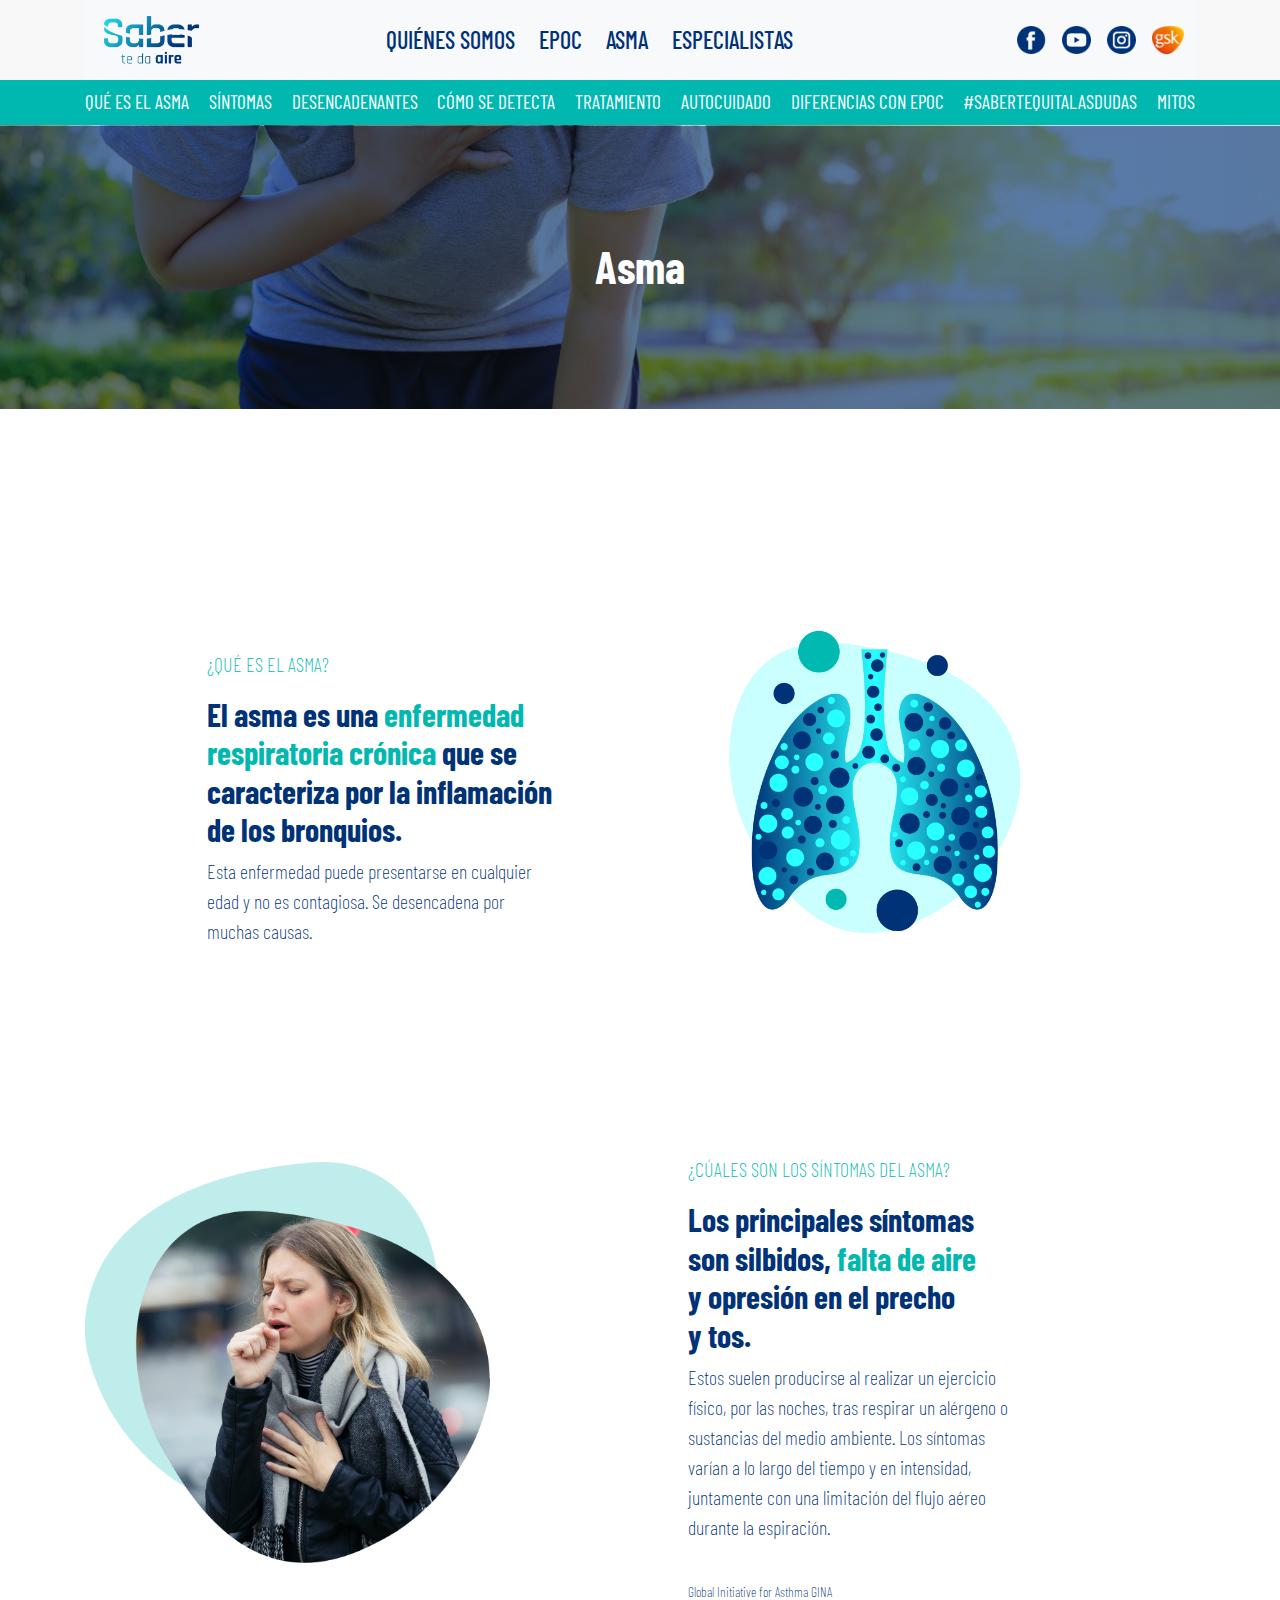
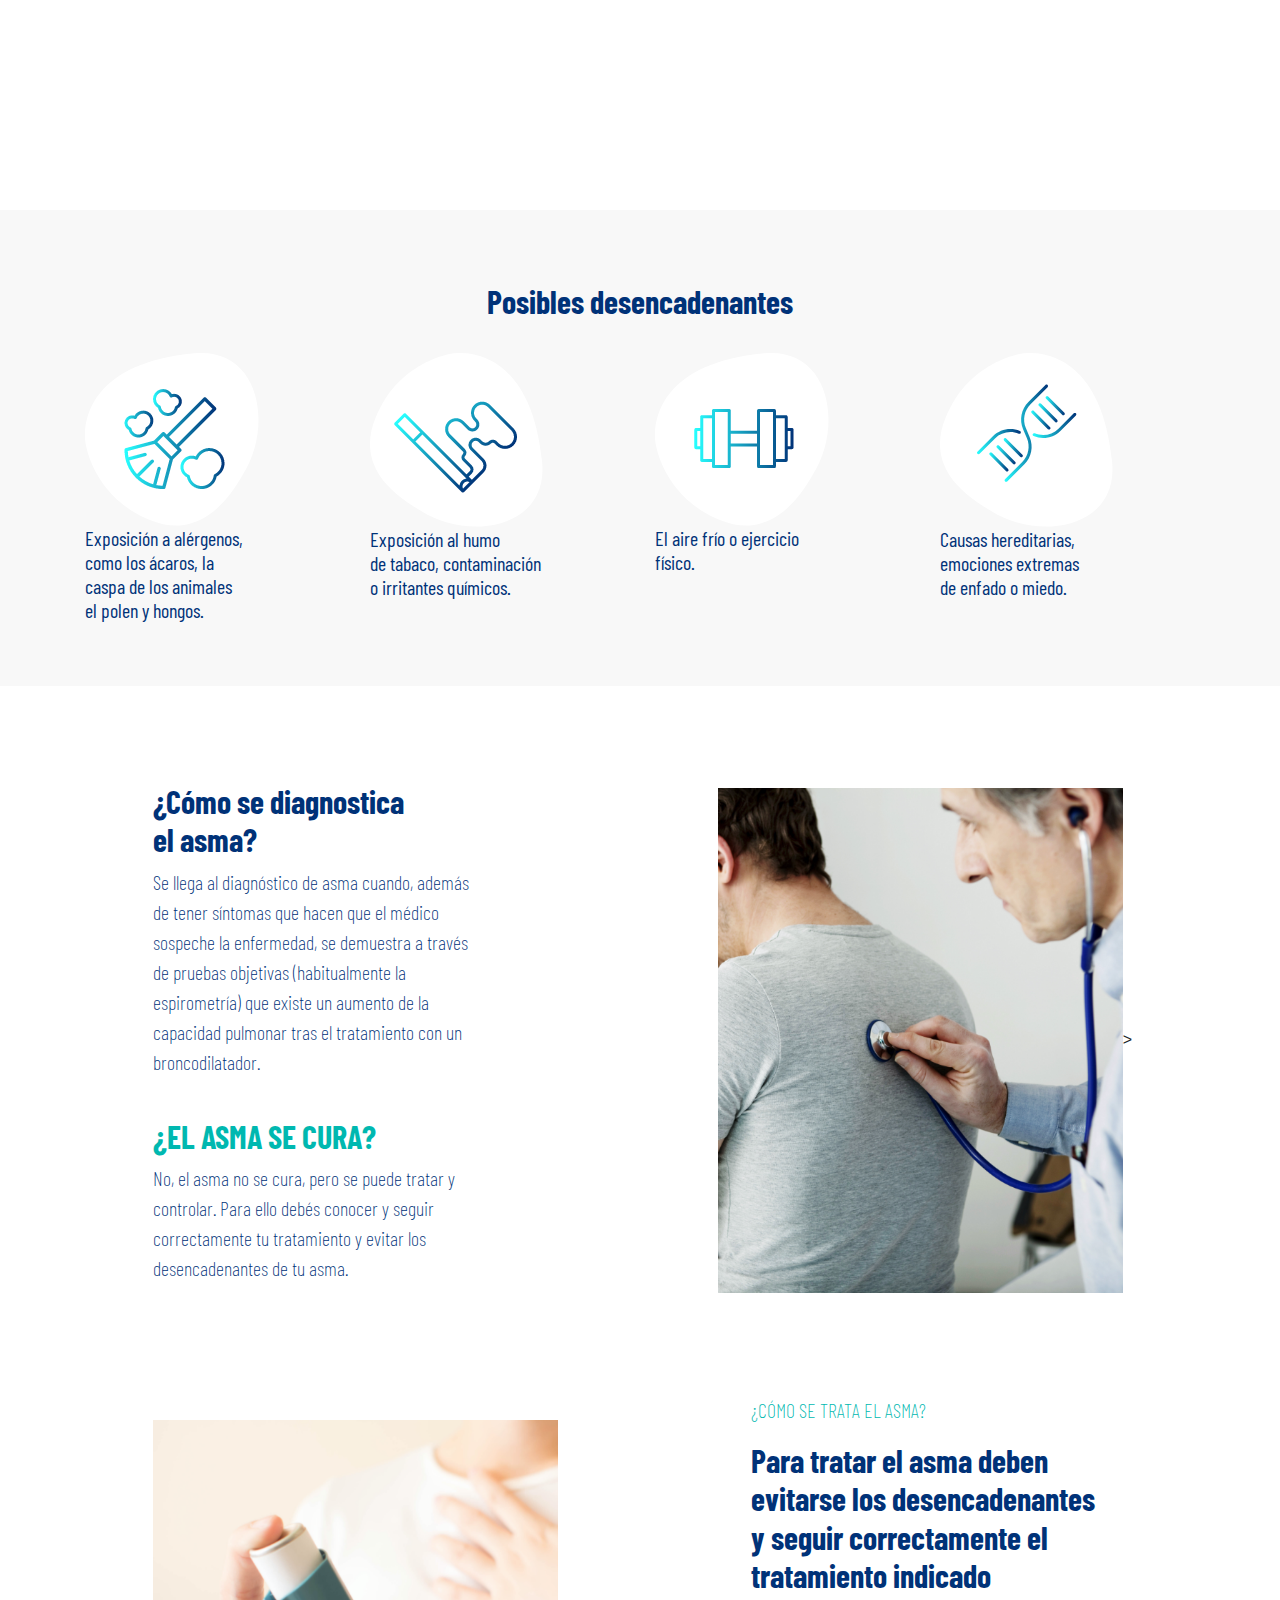
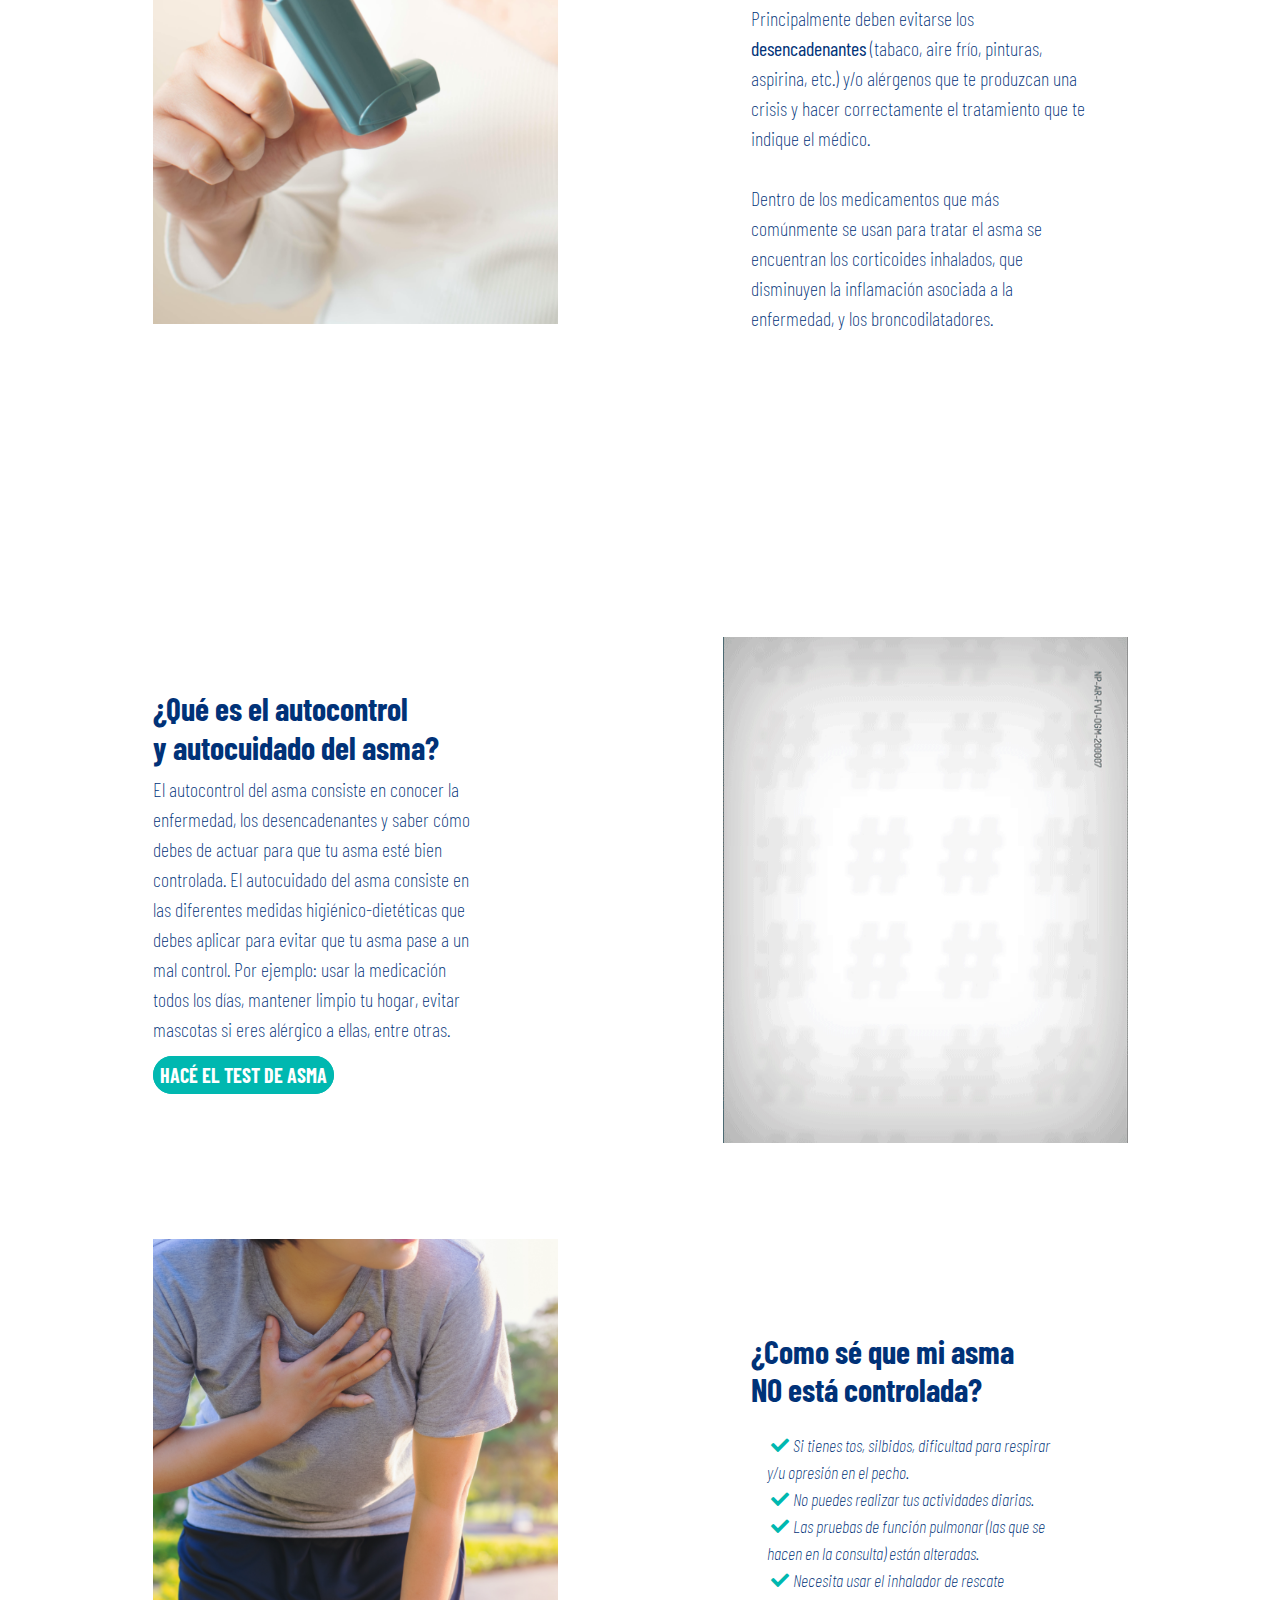
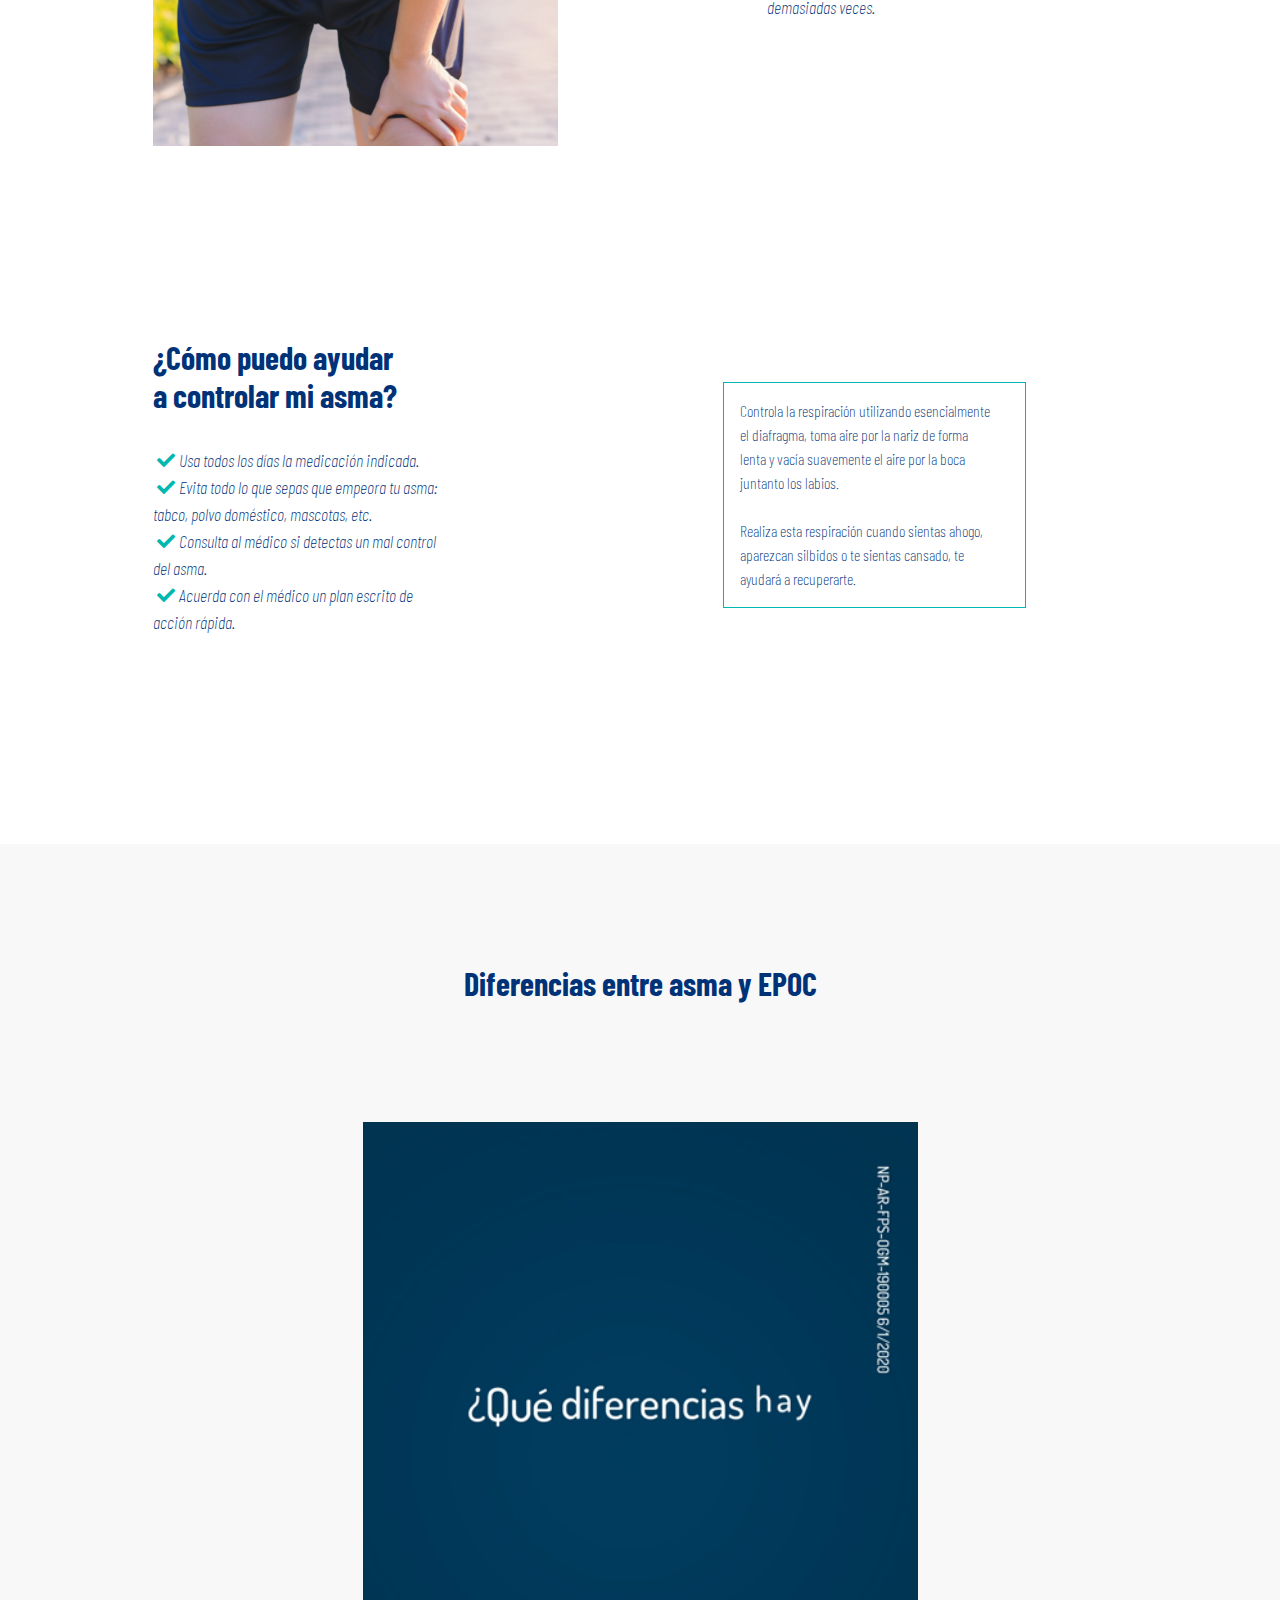
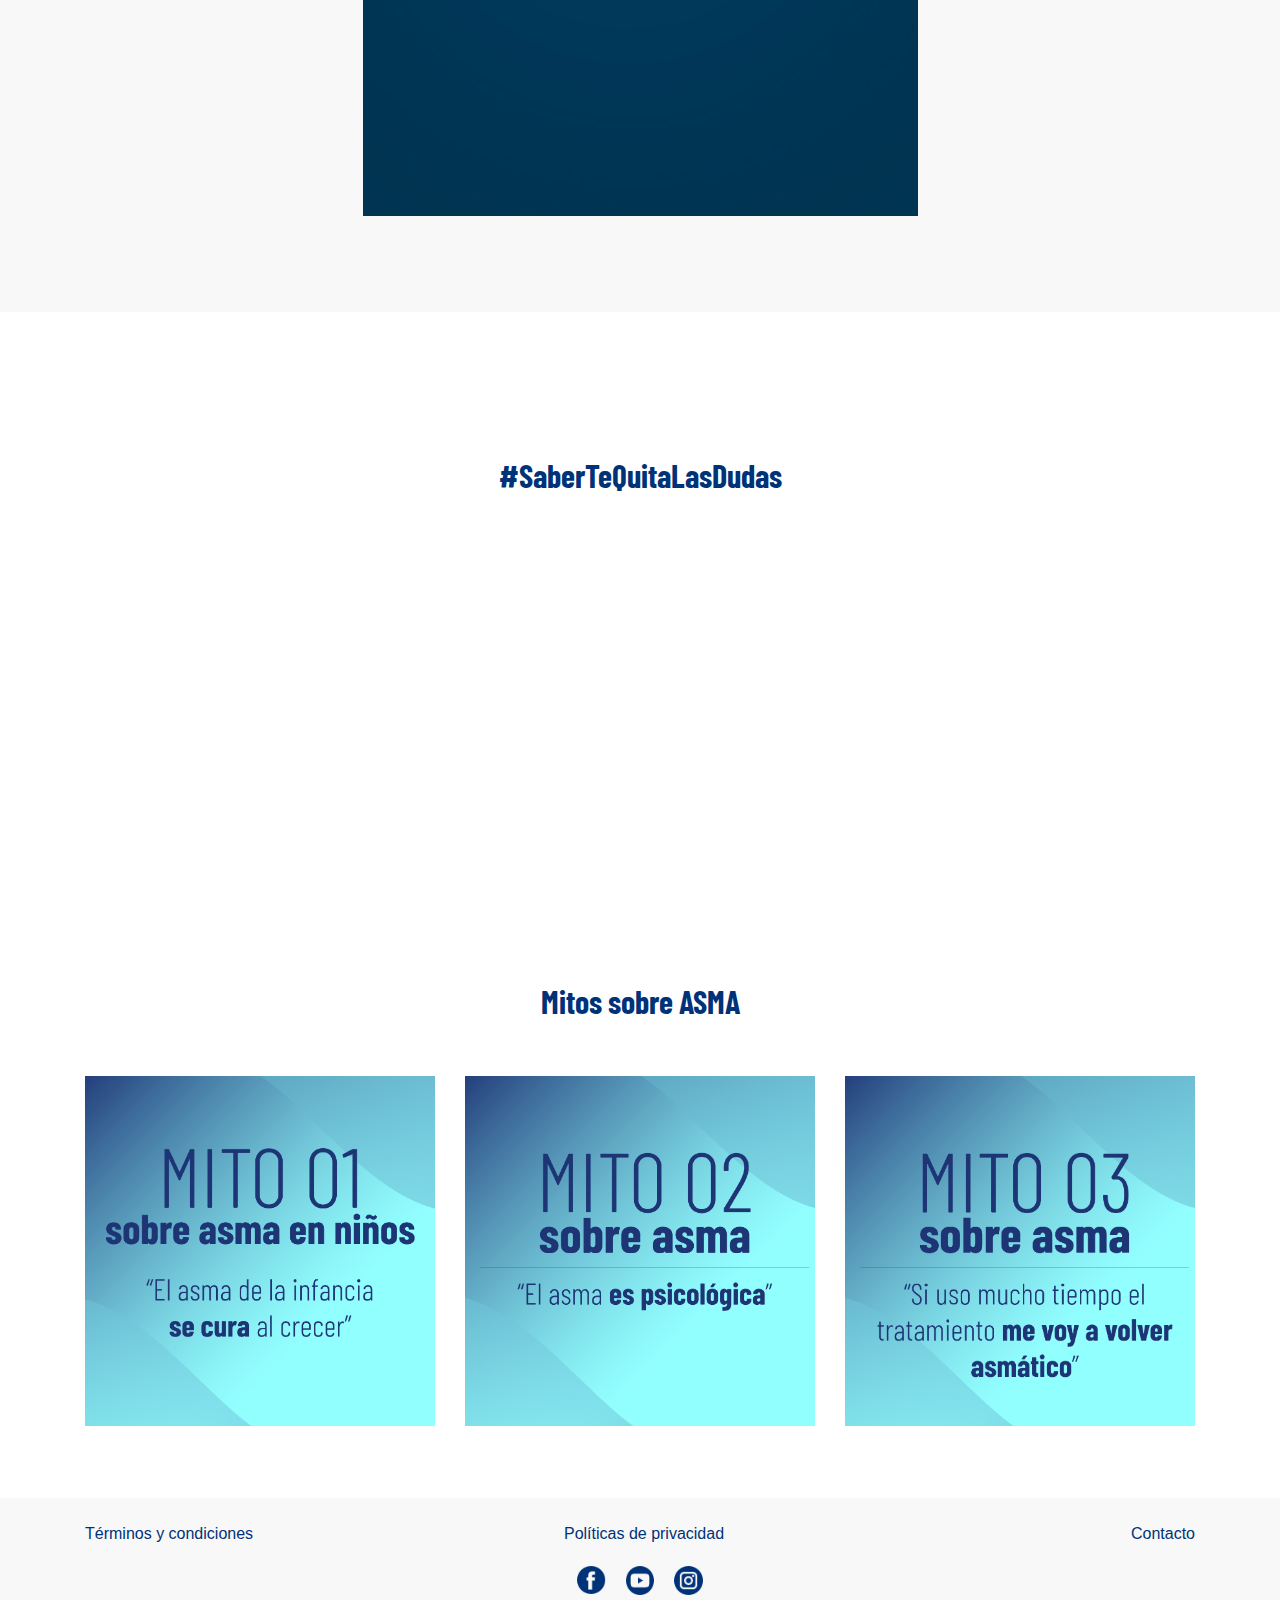
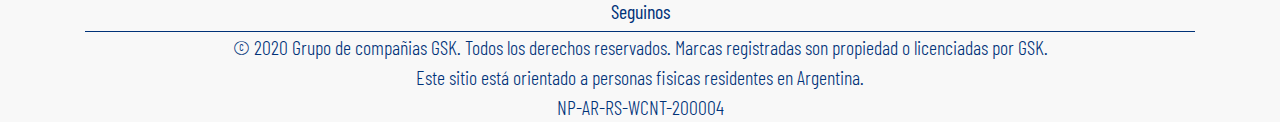
<file: asma.html>
<!DOCTYPE html>
<html lang="en">
<head>
  <meta charset="UTF-8">
  <meta name="viewport" content="width=device-width, initial-scale=1.0">
  <style id="antiClickjack">
    body{display:none !important;}
  </style>
  <script type="text/javascript">
    if (self === top) {
        var antiClickjack = document.getElementById("antiClickjack");
        antiClickjack.parentNode.removeChild(antiClickjack);
    } else {
        top.location = self.location;
    }
  </script>

  <link rel="stylesheet" href="https://stackpath.bootstrapcdn.com/bootstrap/4.5.2/css/bootstrap.min.css" integrity="sha384-JcKb8q3iqJ61gNV9KGb8thSsNjpSL0n8PARn9HuZOnIxN0hoP+VmmDGMN5t9UJ0Z" crossorigin="anonymous">
  <link rel="stylesheet" href="css/style.css">
  <link rel="stylesheet" href="https://use.fontawesome.com/releases/v5.6.3/css/all.css">
  <title>ASMA</title>
</head>
<body>
  <script type='text/javascript'>
    (function(a,b,c,d){
       a='//tags.tiqcdn.com/utag/gsk/profile-rx-ar/prod/utag.js';
       b=document;c='script';d=b.createElement(c);d.src=a;d.type='text/java'+c;d.async=true;
       a=b.getElementsByTagName(c)[0];a.parentNode.insertBefore(d,a);
    })();
    </script>



  <div class="sticky-top">
    <div class="navbar-color sticky-top">
      <div class="container">
      <nav class="navbar navbar-expand-lg navbar-light bg-light">
        <a class="navbar-brand" href="index.html"><img id="stda-logo" src="img/LogoSTDALargo-03.png" alt="GSK logo"></a>
        <button class="navbar-toggler" type="button" data-toggle="collapse" data-target="#navbarNav" aria-controls="navbarNav" aria-expanded="false" aria-label="Toggle navigation">
          <span class="navbar-toggler-icon"></span>
        </button>
        <div class="collapse navbar-collapse ml-lg-5 pl-lg-5" id="navbarNav">
          <ul class="navbar-nav mx-auto">
            <li class="nav-item d-flex justify-content-start">
              <a class="nombres nav-link" href="quienes_somos.html" id="qui">QUIÉNES SOMOS</a>
            </li>
            <li class="nav-item d-flex justify-content-start ">
              <a class="nav-link nombres" href="epoc.html">EPOC</a>
            </li>
            <li class="nav-item d-flex justify-content-start">
              <a class="nav-link nombres" href="asma.html">ASMA</a>
            </li>
            <li class="nav-item d-flex justify-content-start">
              <a class="nav-link nombres" href="especialistas.html">ESPECIALISTAS</a>
            </li>
            <li class="nav-item d-lg-none d-flex justify-content-start">

                  <a href="https://www.facebook.com/SaberTeDaAire/" target="_blank" rel="nofollow"><img src="img/Logo-Facebook.png" alt="Logo facebook" class="mx-2 rs"></a>
                  <a href="https://www.youtube.com/channel/UCK00Fzt3E11qQYwAR3HSrMw" target="_blank" rel="nofollow"><img src="img/Logo-Youtube.png" alt="Logo youtube" class="mx-2 rs "></a>
                  <a href="https://instagram.com/sabertedaaire?igshid=wktw3of2q77f" target="_blank" rel="nofollow"><img src="img/Logo-Instagram.png" alt="Logo Instagram" class="mx-2 rs"></a>
                   <a id="gsk-logo" href="index.html" target="_blank" rel="nofollow"><img id="gsk-logo" src="img/GSK.png" alt="GSK logo"></a>
            </li>
          </ul>
      </div>

      <div class="collapse navbar-collapse d-none d-lg-block" id="navbarNav">
        <ul class="navbar-nav ml-lg-auto">
          <li class="nav-item">
          <div class="ml-lg-4">
             <div class="color-mode d-lg-flex justify-content-center align-items-center">
              <a href="https://www.facebook.com/SaberTeDaAire/" target="_blank" rel="nofollow"><img src="img/Logo-Facebook.png" alt="Logo facebook" class="mx-2 rs"></a>
              <a href="https://www.youtube.com/channel/UCK00Fzt3E11qQYwAR3HSrMw" target="_blank" rel="nofollow"><img src="img/Logo-Youtube.png" alt="Logo youtube" class="mx-2 rs "></a>
              <a href="https://instagram.com/sabertedaaire?igshid=wktw3of2q77f" target="_blank" rel="nofollow"><img src="img/Logo-Instagram.png" alt="Logo Instagram" class="mx-2 rs"></a>
               <a id="gsk-logo" href="index.html"><img id="gsk-logo" src="img/GSK.png" alt="GSK logo"></a>
            </div>
           </div>
        </li>
        </ul>
        </div>
      </nav>
      </div>
      </div>
        <nav class="navbar sticky-top d-none d-lg-block" id="nav">
          <div class=" container barra-abajo">
            <a  href="#que_es_asma">QUÉ ES EL ASMA</a>
            <a  href="#sintomas">SÍNTOMAS</a>
            <a  href="#desencadenante">DESENCADENANTES</a>
            <a  href="#como_se_detecta">CÓMO SE DETECTA</a>
            <a  href="#tratamiento">TRATAMIENTO</a>
            <a  href="#autocuidado">AUTOCUIDADO</a>
            <a  href="#diferencias">DIFERENCIAS CON EPOC </a>
            <a  href="#stqld">#SABERTEQUITALASDUDAS</a>
            <a  href="#mitos">MITOS</a>
          </div>
        </nav>
      </div>

      <div class="banner col-12 col-lg-12" style="background-image: url('img/ASMA/Banner1.png')">
        <div class="container">
          <h1>Asma</h1>
        </div>
      </div>

    <div class="container my-lg-5 py-lg-5">
      <div class="row py-5 my-5">
        <div class="col-12 col-lg-6 ">
          <div class="card-epoc mt-lg-5 pl-lg-5 d-flex justify-content-center align-items-center " >
            <div class="100">
                <a id="que_es_asma" class="jumptarget"></a><p id="epoc">¿QUÉ ES EL ASMA?</p>
                <h2 class="font-weight-bold">El asma es una <span>enfermedad <br> respiratoria crónica</span> que se<br> caracteriza por la inflamación<br> de los bronquios.</h2>

                <p>Esta enfermedad puede presentarse en cualquier <br> edad y no es contagiosa. Se desencadena por <br> muchas causas.</p>
              </div>
            </div>
          </div>
            <div class="col-12 col-lg-6 d-flex justify-content-center align-items-center">
              <div class="width-ajustado">
              <img src="img/ASMA/STDA_PULMON_ASMA.png" alt="epoc imagen" class="width-ajustado">
              </div>
              </div>
            </div>

            <div class="row py-lg-5 my-lg-5">
              <div class="col-12 col-lg-6 order-2 order-lg-1 d-flex justify-content-center align-items-center">
                <div>
                  <img src="img/ASMA/LosPrincipaleSintomas.png"alt="epoc causas" class="width-ajustado">
                </div>
              </div>
              <div class="card-epoc pt-lg-5 pl-lg-5 col-12 col-lg-6 rorder-lg-2 order-1 d-flex justify-content-center align-items-center" >
                <div class="w-100">
                  <a id="sintomas" class="jumptarget"><p id="epoc">¿CÚALES SON LOS SÍNTOMAS DEL ASMA?</p></a>
                  <h2 class="font-weight-bold">Los principales síntomas<br> son silbidos,<span> falta de aire</span><br> y opresión en el precho <br> y tos.</h2>
                  <p>Estos suelen producirse al realizar un ejercicio <br> físico, por las noches, tras respirar un alérgeno o <br> sustancias del medio ambiente. Los síntomas <br> varían a lo largo del tiempo y en intensidad, <br> juntamente con una limitación del flujo aéreo <br> durante la espiración.</p><br>
                  <p id="p-asma">Global Initiative for Asthma GINA<p>

                </div>
              </div>
            </div>
          </div>


  <div class="bg-centro py-5">
    <div class="container">
        <a id="desencadenante" class="jumptarget"><h2 class="text-center py-2 my-3 font-weight-bold">Posibles desencadenantes</h2></a>
    <div class="row">
      <div class="col-6 col-lg-3 my-2">
        <img src="img/ASMA/Desencadenante1.png" alt="primer fator de riesgo">
        <h5>Exposición a alérgenos,<br> como los ácaros, la <br> caspa de los animales <br>el polen y hongos.</h5>
      </div>
      <div class="col-6 col-lg-3 my-2">
        <img src="img/ASMA/Desencadenante2.png" alt="segundo factor de riesgo">
        <h5>Exposición al humo<br>de tabaco, contaminación <br>o irritantes químicos.</h5>
      </div>
      <div class="col-6 col-lg-3 my-2">
        <img src="img/ASMA/Desencadenante3.png" alt="tercer factor de riesgo">
        <h5 >El aire frío o ejercicio <br>físico.</h5>
      </div>
      <div class="col-6 col-lg-3 my-2">
        <img src="img/ASMA/Desencadenante4.png" alt="cuarto factor de riesgo">
        <h5>Causas hereditarias, <br> emociones extremas <br> de enfado o miedo.</h5>
      </div>
    </div>
  </div>
</div>

    <div class="container my-lg-5 py-5">
      <div class="row">
        <div class="card-epoc col-12 col-lg-6 d-flex justify-content-center align-items-center" >
          <div class="width-ajustado">
         <a id="como_se_detecta" class="jumptarget"><h2 class="font-weight-bold">¿Cómo se diagnostica <br>el asma?</h2></a>
          <p>Se llega al diagnóstico de asma cuando, además<br>de tener síntomas que hacen que el médico <br> sospeche la enfermedad, se demuestra a través <br>de pruebas objetivas (habitualmente la <br> espirometría) que existe un aumento de la <br> capacidad pulmonar tras el tratamiento con un <br>broncodilatador. </p>
          <br>
          <h3 class="font-weight-bold">¿EL ASMA SE CURA?</h3>
          <p>No, el asma no se cura, pero se puede tratar y <br> controlar. Para ello debés conocer y seguir <br> correctamente tu tratamiento y evitar los <br> desencadenantes de tu asma.</p>
        </div>
        </div>
        <div class="col-12 col-lg-6 d-flex justify-content-center align-items-center">
          <img src="img/ASMA/ComoSeDiagnosticaElASma.png" alt="epoc imagen" class="width-ajustado">>
          </div>
        </div>



      <div class="row my-lg-5 py-5">
        <div class="col-12 col-lg-6 order-2 order-lg-1 d-flex justify-content-center align-items-center">
          <img src="img/ASMA/ParaTratarElASma.png" alt="epoc causas" class="width-ajustado">
        </div>
        <div class="card-epoc col-12 col-lg-6 pl-lg-5 rorder-lg-2 order-1 d-flex justify-content-center align-items-center">
          <div class="width-ajustado">
          <a id="tratamiento" class="jumptarget"><p id="epoc">¿CÓMO SE TRATA EL ASMA?</p></a>
          <h2 class="font-weight-bold">Para tratar el asma deben<br> evitarse los desencadenantes<br> y seguir correctamente el <br> tratamiento indicado</br> </h2>
          <p>Principalmente deben evitarse los <br> <strong>desencadenantes</strong> (tabaco, aire frío, pinturas, <br> aspirina, etc.) y/o alérgenos que te produzcan una <br> crisis y hacer correctamente el tratamiento que te <br> indique el médico.
          <br><br>
          Dentro de los medicamentos que más <br> comúnmente se usan para tratar el asma se <br> encuentran los corticoides inhalados, que <br> disminuyen la inflamación asociada a la <br> enfermedad, y los broncodilatadores. </p>
        </div>
      </div>
      </div>
  </div>
    <div class="container my-lg-5 py-lg-5">
      <div class="row">
        <div class="card-epoc pt-5 col-12 col-lg-6 d-flex justify-content-center align-items-center" >
          <div class="width-ajustado">
         <a id="autocuidado" class="jumptarget"> <h2 class="font-weight-bold">¿Qué es el autocontrol <br>y autocuidado del asma?</h2></a>
          <p>El autocontrol del asma consiste en conocer la <br>enfermedad, los desencadenantes y saber cómo <br> debes de actuar para que tu asma esté bien<br> controlada. El autocuidado del asma consiste en <br>las diferentes medidas higiénico-dietéticas que <br> debes aplicar para evitar que tu asma pase a un <br> mal control. Por ejemplo: usar la medicación <br> todos los días, mantener limpio tu hogar, evitar <br> mascotas si eres alérgico a ellas, entre otras.</p>
          <a class="rounded-pill  b-especialistas font-weight-bold" href=" https://www.asthmacontroltest.com/es-ar/welcome/
          " target="_blank" rel="nofollow">HACÉ EL TEST DE ASMA</a>
        </div>
      </div>
        <div class="col-12 col-lg-6 pt-5 d-flex justify-content-center align-items-center">
          <img src="img/ASMA/GA01.gif" alt="test de astma" class="width-ajustado">
        </div>
      </div>


    <div class="row my-lg-5  py-5">
      <div class="col-12 col-lg-6 order-2 order-lg-1 d-flex justify-content-center align-items-center">
        <img src="img/ASMA/ComoSeQueMiAsma.png"  alt="epoc imagen" class="width-ajustado">
      </div>
      <div class="card-epoc pl-lg-5  col-12 col-lg-6 order-lg-2 order-1 d-flex justify-content-center align-items-center" >
        <div class="width-ajustado">
          <h2 class="font-weight-bold">¿Como sé que mi asma <br>NO está controlada?</h2>
          <div class="p-3">
            <ul class="p-0">
            <i class="fas fa-check px-1"></i><i>Si tienes tos, silbidos, dificultad para respirar <br> y/u opresión en el pecho.</i><br>
            <i class="fas fa-check px-1"></i></i><i>No puedes realizar tus actividades diarias.</i><br>
            <i class="fas fa-check px-1"></i></i><i>Las pruebas de función pulmonar (las que se <br> hacen en la consulta) están alteradas.</i><br>
            <i class="fas fa-check px-1"></i></i><i>Necesita usar el inhalador de rescate <br> demasiadas veces.</i>
            </ul>
          </div>
        </div>
      </div>
    </div>

    <div class="row my-lg-5  py-5" >
        <div class="card-epoc pt-5 col-12 col-lg-6 d-flex justify-content-center align-items-center">
          <div class="width-ajustado">
          <h2 class="font-weight-bold">¿Cómo puedo ayudar <br> a controlar mi asma?</h2>
          <ul class="px-0 pt-4">
            <i class="fas fa-check px-1"></i><i>Usa todos los días la medicación indicada.</i><br>
            <i class="fas fa-check px-1"></i><i>Evita todo lo que sepas que empeora tu asma: <br>tabco, polvo doméstico, mascotas, etc.</i><br>
            <i class="fas fa-check px-1"></i><i>Consulta al médico si detectas un mal control <br> del asma.</i><br>
            <i class="fas fa-check px-1"></i><i>Acuerda con el médico un plan escrito de <br>acción rápida. </i>
          </ul>
          </div>
        </div>
        <div class="card-epoc pt-5 col-12 col-lg-6 d-flex justify-content-center align-items-center">
          <div class="width-ajustado">
          <p class="caja-texto w-75 p-3">Controla la respiración utilizando esencialmente <br> el diafragma, toma aire por la nariz de forma <br> lenta y vacía suavemente el aire por la boca <br>juntanto los labios. <br><br>
          Realiza esta respiración cuando sientas ahogo, <br> aparezcan silbidos o te sientas cansado, te <br> ayudará a recuperarte.
          </p>
          </div>
        </div>
      </div>
    </div>

  <div class="b-color py-lg-5 mt-lg-5">
    <div class="container">
      <div class="row">
        <div class="col-12 col-lg-12">
          <a id="diferencias" class="jumptarget"><h2 class="my-5 py-4 text-center font-weight-bold">Diferencias entre asma y EPOC<h2></a>
            <div class="text-center my-lg-5">
           <a href=" https://www.instagram.com/p/B7EtRmop3JD/?igshid=auhws7d8d0nz " target="_blank" rel="nofollow"> <img src="img/GH02.gif" alt=" gif diferencias entre asma y epoc" class="w-50"></a>
        </div>
       </div>
      </div>
    </div>
  </div>


    <div class="container py-lg-5">
      <a id="stqld"class="jumptarget"><h3 class="text-center py-5 my-5 font-weight-bold">#SaberTeQuitaLasDudas</h3>
        <div class="row">
            <div class="col-12 col-lg-6 my-2">
              <div class="embed-responsive embed-responsive-21by9 container">
                <iframe width="535" height="315" src="https://www.youtube.com/embed/9Wq-kEGAlJM" frameborder="0" allow="accelerometer; autoplay; clipboard-write; encrypted-media; gyroscope; picture-in-picture" allowfullscreen></iframe>
            </div>
            </div>
            <div class="col-12 col-lg-6 my-2">
              <div class="embed-responsive embed-responsive-21by9 container">
                <iframe width="535" height="315" src="https://www.youtube.com/embed/O44kjdOTxUA" frameborder="0" allow="accelerometer; autoplay; clipboard-write; encrypted-media; gyroscope; picture-in-picture" allowfullscreen></iframe>
            </div>
          </div>
        </div>
      </div>






        <div class=" container py-lg-5">
          <a id="mitos" class="jumptarget"><h2 class="text-center font-weight-bold my-5">Mitos sobre ASMA</h2></a>
            <div class="row my-3">
              <div class="col-12 col-lg-4 my-2">
                <a href="https://www.instagram.com/p/CDzOVg1hRaW/?utm_source=ig_web_copy_link " target="_blank" rel="nofollow"><img src="img/ASMA/PortadaMitos-09-09.png" alt="mito 1" class="w-100"></a>
              </div>
              <div class="col-12 col-lg-4 my-2">
               <a href="https://www.instagram.com/p/CD4X7GplibE/?utm_source=ig_web_copy_link " target="_blank" rel="nofollow"><img src="img/ASMA/PortadaMitos-09-08.png" alt="mito 2" class="w-100"></a>
              </div>
              <div class="col-12 col-lg-4 my-2">
                <a href="https://www.instagram.com/p/CD__cXGlUA_/?utm_source=ig_web_copy_link " target="_blank" rel="nofollow"><img src="img/ASMA/Portada-10.png" alt="mito 3" class="w-100"></a>
              </div>
            </div>
          </div>
        </div>

        <footer class="text-center">
          <div class="container pt-4">
            <div class="d-lg-flex d-block justify-content-between ">
              <div>
              <a href="terminos_y_condiciones.html" class="flex itemn" target="_blank" rel="nofollow">Términos y condiciones</a>
              </div>
              <div>
              <a href="politica_de_privacidad.html" class="flex itemn mr-lg-5 pr-lg-5" target="_blank" rel="nofollow">Políticas de privacidad</a>
              </div>
              <div>
              <a href="https://ar.gsk.com/en-gb/contacto/" class="flex itemn" target="_blank" rel="nofollow">Contacto</a>
              </div>
            </div>
            <br>
            <div>
              <a href="https://www.facebook.com/SaberTeDaAire/" target="_blank" rel="nofollow"><img src="img/Logo-Facebook.png" alt="Logo facebook" class="mx-2 rs"></a>
              <a href="https://www.youtube.com/channel/UCK00Fzt3E11qQYwAR3HSrMw" target="_blank" rel="nofollow"><img src="img/Logo-Youtube.png" alt="Logo youtube" class="mx-2 rs"></a>
              <a href="https://instagram.com/sabertedaaire?igshid=wktw3of2q77f" target="_blank" rel="nofollow"><img src="img/Logo-Instagram.png" alt="Logo Instagram" class="mx-2 rs " ></a>
              <h5 class="pt-1">Seguinos</h5>
            </div>
          </div>
          <div class="my-2 container">
            <p class="mb-1">&copy 2020 Grupo de compañias GSK. Todos los derechos reservados. Marcas registradas son propiedad o licenciadas por GSK. <br>
              Este sitio está orientado a personas fisicas residentes en Argentina. <br>
              NP-AR-RS-WCNT-200004
            </p>
          </div>
          </div>
        </footer>







  <script src="https://code.jquery.com/jquery-3.5.1.slim.min.js" integrity="sha384-DfXdz2htPH0lsSSs5nCTpuj/zy4C+OGpamoFVy38MVBnE+IbbVYUew+OrCXaRkfj" crossorigin="anonymous"></script>
  <script src="https://cdn.jsdelivr.net/npm/popper.js@1.16.1/dist/umd/popper.min.js" integrity="sha384-9/reFTGAW83EW2RDu2S0VKaIzap3H66lZH81PoYlFhbGU+6BZp6G7niu735Sk7lN" crossorigin="anonymous"></script>
  <script src="https://stackpath.bootstrapcdn.com/bootstrap/4.5.2/js/bootstrap.min.js" integrity="sha384-B4gt1jrGC7Jh4AgTPSdUtOBvfO8shuf57BaghqFfPlYxofvL8/KUEfYiJOMMV+rV" crossorigin="anonymous"></script>

</body>
</html>
</file>
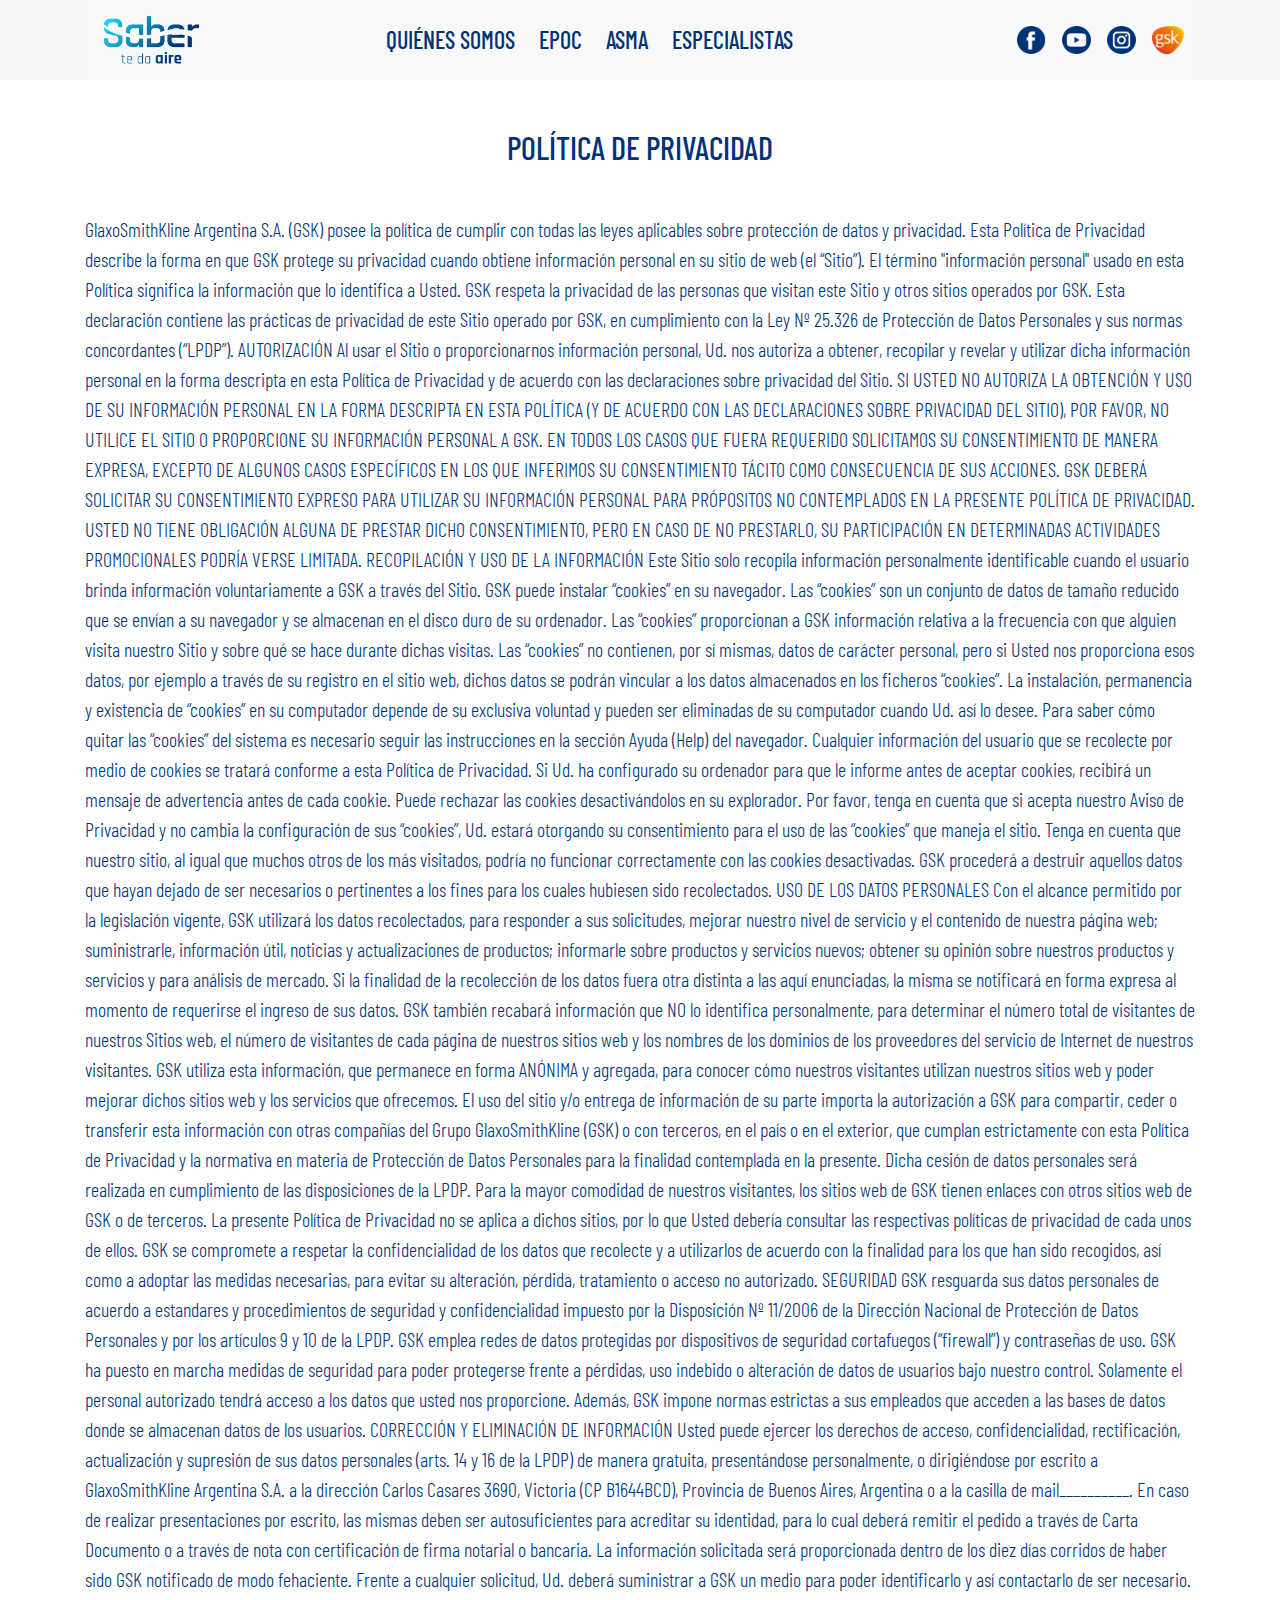
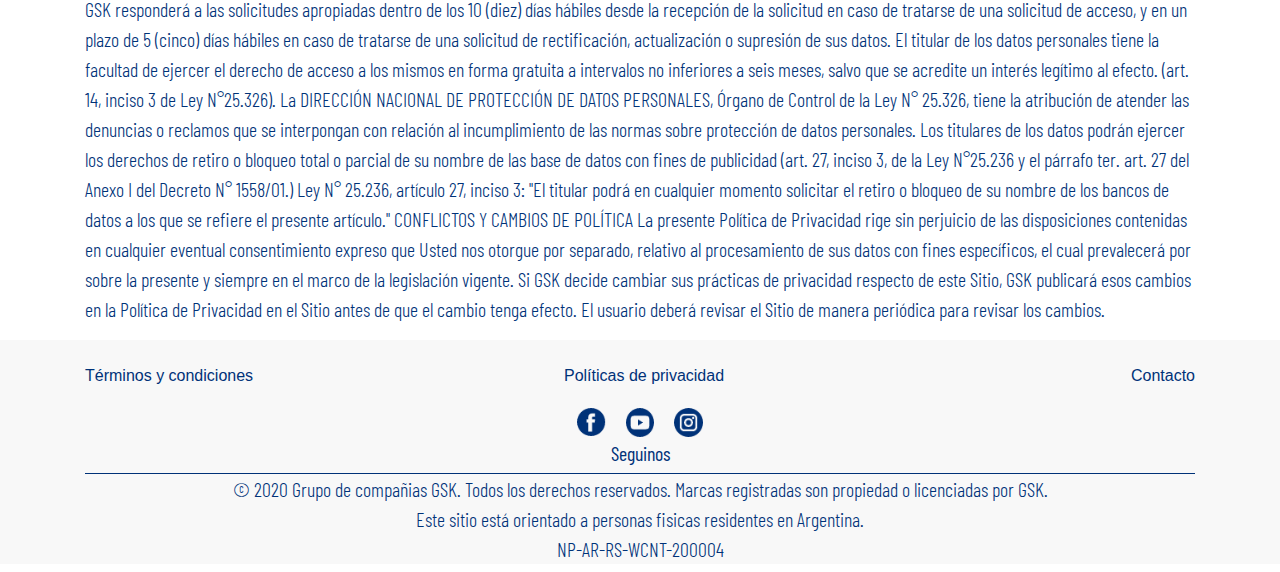
<file: politica_de_privacidad.html>
<!DOCTYPE html>
<html lang="en">
<head>
  <meta charset="UTF-8">
  <meta name="viewport" content="width=device-width, initial-scale=1.0">
  <style id="antiClickjack">
    body{display:none !important;}
  </style>
  <script type="text/javascript">
    if (self === top) {
        var antiClickjack = document.getElementById("antiClickjack");
        antiClickjack.parentNode.removeChild(antiClickjack);
    } else {
        top.location = self.location;
    }
  </script>

  <link rel="stylesheet" href="https://stackpath.bootstrapcdn.com/bootstrap/4.5.2/css/bootstrap.min.css" integrity="sha384-JcKb8q3iqJ61gNV9KGb8thSsNjpSL0n8PARn9HuZOnIxN0hoP+VmmDGMN5t9UJ0Z" crossorigin="anonymous">
  <link rel="stylesheet" href="css/style.css">
  <title>Politica de privacidad</title>
</head>
<body>
  <script type='text/javascript'>
    (function(a,b,c,d){
       a='//tags.tiqcdn.com/utag/gsk/profile-rx-ar/prod/utag.js';
       b=document;c='script';d=b.createElement(c);d.src=a;d.type='text/java'+c;d.async=true;
       a=b.getElementsByTagName(c)[0];a.parentNode.insertBefore(d,a);
    })();
    </script>



    <div class="navbar-color sticky-top">
      <div class="container">
        <nav class="navbar navbar-expand-lg navbar-light bg-light">
          <a class="navbar-brand" href="index.html"><img id="stda-logo" src="img/LogoSTDALargo-03.png" alt="GSK logo"></a>
          <button class="navbar-toggler" type="button" data-toggle="collapse" data-target="#navbarNav" aria-controls="navbarNav" aria-expanded="false" aria-label="Toggle navigation">
            <span class="navbar-toggler-icon"></span>
          </button>
          <div class="collapse navbar-collapse ml-lg-5 pl-lg-5" id="navbarNav">
            <ul class="navbar-nav mx-auto">
              <li class="nav-item d-flex justify-content-start">
                <a class="nombres nav-link" href="quienes_somos.html" id="qui">QUIÉNES SOMOS</a>
              </li>
              <li class="nav-item d-flex justify-content-start ">
                <a class="nav-link nombres" href="epoc.html">EPOC</a>
              </li>
              <li class="nav-item d-flex justify-content-start">
                <a class="nav-link nombres" href="asma.html">ASMA</a>
              </li>
              <li class="nav-item d-flex justify-content-start">
                <a class="nav-link nombres" href="especialistas.html">ESPECIALISTAS</a>
              </li>
              <li class="nav-item d-lg-none d-flex justify-content-start">

                <a href="https://www.facebook.com/SaberTeDaAire/" target="_blank" rel="nofollow"><img src="img/Logo-Facebook.png" alt="Logo facebook" class="mx-2 rs"></a>
                <a href="https://www.youtube.com/channel/UCK00Fzt3E11qQYwAR3HSrMw" target="_blank" rel="nofollow"><img src="img/Logo-Youtube.png" alt="Logo youtube" class="mx-2 rs "></a>
                <a href="https://instagram.com/sabertedaaire?igshid=wktw3of2q77f" target="_blank" rel="nofollow"><img src="img/Logo-Instagram.png" alt="Logo Instagram" class="mx-2 rs"></a>
                <a id="gsk-logo" href="index.html"><img id="gsk-logo" src="img/GSK.png" alt="GSK logo"></a>
              </li>
            </ul>
          </div>

          <div class="collapse navbar-collapse d-none d-lg-block" id="navbarNav">
            <ul class="navbar-nav ml-lg-auto">
              <li class="nav-item">
                <div class="ml-lg-4">
                  <div class="color-mode d-lg-flex justify-content-center align-items-center">
                    <a href="https://www.facebook.com/SaberTeDaAire/" target="_blank" rel="nofollow"><img src="img/Logo-Facebook.png" alt="Logo facebook" class="mx-2 rs"></a>
                    <a href="https://www.youtube.com/channel/UCK00Fzt3E11qQYwAR3HSrMw" target="_blank" rel="nofollow"><img src="img/Logo-Youtube.png" alt="Logo youtube" class="mx-2 rs"></a>
                    <a href="https://instagram.com/sabertedaaire?igshid=wktw3of2q77f" target="_blank" rel="nofollow"><img src="img/Logo-Instagram.png" alt="Logo Instagram" class="mx-2 rs"></a>
                    <a id="gsk-logo" href="index.html" target="_blank" rel="nofollow"><img id="gsk-logo" src="img/GSK.png" alt="GSK logo"></a>
                  </div>
                </div>
              </li>
            </ul>
          </div>
        </nav>
      </div>
    </div>




    <div class="container">
    <h2 class="text-center my-5">  POLÍTICA DE PRIVACIDAD </h2>
      <p>
GlaxoSmithKline Argentina S.A. (GSK) posee la política de cumplir con todas las leyes aplicables sobre protección de datos y privacidad.  Esta Política de Privacidad describe la forma en que GSK protege su privacidad cuando obtiene información personal en su sitio de web (el “Sitio”). El término "información personal" usado en esta Política significa la información que lo identifica a Usted. GSK respeta la privacidad de las personas que visitan este Sitio y otros sitios operados por GSK. Esta declaración contiene las prácticas de privacidad de este Sitio operado por GSK, en cumplimiento con la Ley Nº 25.326 de Protección de Datos Personales y sus normas concordantes (“LPDP”).



AUTORIZACIÓN



Al usar el Sitio o proporcionarnos información personal, Ud. nos autoriza a obtener, recopilar y revelar y utilizar dicha información personal en la forma descripta en esta Política de Privacidad y de acuerdo con las declaraciones sobre privacidad del Sitio.



SI USTED NO AUTORIZA LA OBTENCIÓN Y USO DE SU INFORMACIÓN PERSONAL EN LA FORMA DESCRIPTA EN ESTA POLÍTICA (Y DE ACUERDO CON LAS DECLARACIONES SOBRE PRIVACIDAD DEL SITIO), POR FAVOR, NO UTILICE EL SITIO O PROPORCIONE SU INFORMACIÓN PERSONAL A GSK. EN TODOS LOS CASOS QUE FUERA REQUERIDO SOLICITAMOS SU CONSENTIMIENTO DE MANERA EXPRESA, EXCEPTO DE ALGUNOS CASOS ESPECÍFICOS EN LOS QUE INFERIMOS SU CONSENTIMIENTO TÁCITO COMO CONSECUENCIA DE SUS ACCIONES. GSK DEBERÁ SOLICITAR SU CONSENTIMIENTO EXPRESO PARA UTILIZAR SU INFORMACIÓN PERSONAL PARA PRÓPOSITOS NO CONTEMPLADOS EN LA PRESENTE POLÍTICA DE PRIVACIDAD. USTED NO TIENE OBLIGACIÓN ALGUNA DE PRESTAR DICHO CONSENTIMIENTO, PERO EN CASO DE NO PRESTARLO, SU PARTICIPACIÓN EN DETERMINADAS ACTIVIDADES PROMOCIONALES PODRÍA VERSE LIMITADA.



RECOPILACIÓN Y USO DE LA INFORMACIÓN

Este Sitio solo recopila información personalmente identificable cuando el usuario brinda información voluntariamente a GSK a través del Sitio.

GSK puede instalar “cookies” en su navegador. Las “cookies” son un conjunto de datos de tamaño reducido que se envían a su navegador y se almacenan en el disco duro de su ordenador. Las “cookies” proporcionan a GSK información relativa a la frecuencia con que alguien visita nuestro Sitio y sobre qué se hace durante dichas visitas. Las “cookies” no contienen, por sí mismas, datos de carácter personal, pero si Usted nos proporciona esos datos, por ejemplo a través de su registro en el sitio web, dichos datos se podrán vincular a los datos almacenados en los ficheros

“cookies”.

La instalación, permanencia y existencia de “cookies” en su computador depende de su exclusiva voluntad y pueden ser eliminadas de su computador cuando Ud. así lo desee. Para saber cómo quitar las “cookies” del sistema es necesario seguir las instrucciones en la sección Ayuda (Help) del navegador.

Cualquier información del usuario que se recolecte por medio de cookies se tratará conforme a esta Política de Privacidad. Si Ud. ha configurado su ordenador para que le informe antes de aceptar cookies, recibirá un mensaje de advertencia antes de cada cookie. Puede rechazar las cookies desactivándolos en su explorador. Por favor, tenga en cuenta que si acepta nuestro Aviso de Privacidad y no cambia la configuración de sus “cookies”, Ud. estará otorgando su consentimiento para el uso de las “cookies” que maneja el sitio. Tenga en cuenta que nuestro sitio, al igual que muchos otros de los más visitados, podría no funcionar correctamente con las cookies desactivadas.

GSK procederá a destruir aquellos datos que hayan dejado de ser necesarios o pertinentes a los fines para los cuales hubiesen sido recolectados.



USO DE LOS DATOS PERSONALES

Con el alcance permitido por la legislación vigente, GSK utilizará los datos recolectados, para responder a sus solicitudes, mejorar nuestro nivel de servicio y el contenido de nuestra página web; suministrarle, información útil, noticias y actualizaciones de productos; informarle sobre productos y servicios nuevos; obtener su opinión sobre nuestros productos y servicios y para análisis de mercado. Si la finalidad de la recolección de los datos fuera otra distinta a las aquí enunciadas, la misma se notificará en forma expresa al momento de requerirse el ingreso de sus datos.



GSK también recabará información que NO lo identifica personalmente, para determinar el número total de visitantes de nuestros Sitios web, el número de visitantes de cada página de nuestros sitios web y los nombres de los dominios de los proveedores del servicio de Internet de nuestros visitantes. GSK utiliza esta información, que permanece en forma ANÓNIMA y agregada, para conocer cómo nuestros visitantes utilizan nuestros sitios web y poder mejorar dichos sitios web y los servicios que ofrecemos. El uso del sitio y/o entrega de información de su parte importa la autorización a GSK para compartir, ceder o transferir esta información con otras compañías del Grupo GlaxoSmithKline (GSK) o con terceros, en el país o en el exterior, que cumplan estrictamente con esta Política de Privacidad y la normativa en materia de Protección de Datos Personales para la finalidad contemplada en la presente. Dicha cesión de datos personales será realizada en cumplimiento de las disposiciones de  la LPDP.



Para la mayor comodidad de nuestros visitantes, los sitios web de GSK tienen enlaces con otros sitios web de GSK o de terceros. La presente Política de Privacidad no se aplica a dichos sitios, por lo que Usted debería consultar las respectivas políticas de privacidad de cada unos de ellos.



GSK se compromete a respetar la confidencialidad de los datos que recolecte y a utilizarlos de acuerdo con la finalidad para los que han sido recogidos, así como a adoptar las medidas necesarias, para evitar su alteración, pérdida, tratamiento o acceso no autorizado.



SEGURIDAD

GSK resguarda sus datos personales de acuerdo a estandares y procedimientos de seguridad y confidencialidad impuesto por la Disposición Nº 11/2006 de la Dirección Nacional de Protección de Datos Personales  y por los artículos 9 y 10 de la LPDP.

GSK emplea redes de datos protegidas por dispositivos de seguridad cortafuegos (“firewall”) y contraseñas de uso. GSK ha puesto en marcha medidas de seguridad para poder protegerse frente a pérdidas, uso indebido o alteración de datos de usuarios bajo nuestro control. Solamente el personal autorizado tendrá acceso a los datos que usted nos proporcione. Además, GSK impone normas estrictas a sus empleados que acceden a las bases de datos donde se almacenan datos de los usuarios.



CORRECCIÓN Y ELIMINACIÓN DE INFORMACIÓN



Usted puede ejercer los derechos de acceso, confidencialidad, rectificación, actualización y supresión de sus datos personales (arts. 14 y 16 de la LPDP) de manera gratuita, presentándose personalmente, o dirigiéndose por escrito a GlaxoSmithKline Argentina S.A. a la dirección Carlos Casares 3690, Victoria (CP B1644BCD), Provincia de Buenos Aires, Argentina o a la casilla de mail__________. En caso de realizar presentaciones por escrito, las mismas deben ser autosuficientes para acreditar su identidad, para lo cual deberá remitir el pedido a través de Carta Documento o a través de nota con certificación de firma notarial o bancaria. La información solicitada será proporcionada dentro de los diez días corridos de haber sido GSK notificado de modo fehaciente.



Frente a cualquier solicitud, Ud. deberá suministrar a GSK un medio para poder identificarlo y así contactarlo de ser necesario. GSK responderá a las solicitudes apropiadas dentro de los  10 (diez) días hábiles desde la recepción de la solicitud en caso de tratarse de una solicitud de acceso,  y en un plazo de 5 (cinco) días hábiles en caso de tratarse de una solicitud de rectificación, actualización o supresión de sus datos.



El titular de los datos personales tiene la facultad de ejercer el derecho de acceso a los mismos en forma gratuita a intervalos no inferiores a seis meses, salvo que se acredite un interés legítimo al efecto. (art. 14, inciso 3 de Ley N°25.326). La DIRECCIÓN NACIONAL DE PROTECCIÓN DE DATOS PERSONALES, Órgano de Control de la Ley N° 25.326, tiene la atribución de atender las denuncias o reclamos que se interpongan con relación al incumplimiento de las normas sobre protección de datos personales.



Los titulares de los datos podrán ejercer los derechos de retiro o bloqueo total o parcial de su nombre de las base de datos con fines de publicidad (art. 27, inciso 3, de la Ley N°25.236 y el párrafo ter. art. 27 del Anexo I del Decreto N° 1558/01.)



Ley N° 25.236, artículo 27, inciso 3: "El titular podrá en cualquier momento solicitar el retiro o bloqueo de su nombre de los bancos de datos a los que se refiere el presente artículo."



CONFLICTOS Y CAMBIOS DE POLÍTICA



La presente Política de Privacidad rige sin perjuicio de las disposiciones contenidas en cualquier eventual consentimiento expreso que Usted nos otorgue por separado, relativo al procesamiento de sus datos con fines específicos, el cual prevalecerá por sobre la presente y siempre en el marco de la legislación vigente.

Si GSK decide cambiar sus prácticas de privacidad respecto de este Sitio, GSK publicará esos cambios en la Política de Privacidad en el Sitio antes de que el cambio tenga efecto. El usuario deberá revisar el Sitio de manera periódica para revisar los cambios.
      </p>
    </div>



    <footer class="text-center">
      <div class="container pt-4">
        <div class="d-lg-flex d-block justify-content-between ">
          <div>
          <a href="terminos_y_condiciones.html" class="flex itemn" target="_blank" rel="nofollow">Términos y condiciones</a>
          </div>
          <div>
          <a href="politica_de_privacidad.html" class="flex itemn mr-lg-5 pr-lg-5" target="_blank" rel="nofollow">Políticas de privacidad</a>
          </div>
          <div>
          <a href="https://ar.gsk.com/en-gb/contacto/" class="flex itemn" target="_blank" rel="nofollow">Contacto</a>
          </div>
        </div>
        <br>
        <div>
          <a href="https://www.facebook.com/SaberTeDaAire/" target="_blank" rel="nofollow"><img src="img/Logo-Facebook.png" alt="Logo facebook" class="mx-2 rs"></a>
          <a href="https://www.youtube.com/channel/UCK00Fzt3E11qQYwAR3HSrMw" target="_blank" rel="nofollow"><img src="img/Logo-Youtube.png" alt="Logo youtube" class="mx-2 rs"></a>
          <a href="https://instagram.com/sabertedaaire?igshid=wktw3of2q77f" target="_blank" rel="nofollow"><img src="img/Logo-Instagram.png" alt="Logo Instagram" class="mx-2 rs " ></a>
          <h5 class="pt-1">Seguinos</h5>
        </div>
      </div>
      <div class="my-2 container">
        <p class="mb-1">&copy 2020 Grupo de compañias GSK. Todos los derechos reservados. Marcas registradas son propiedad o licenciadas por GSK. <br>
          Este sitio está orientado a personas fisicas residentes en Argentina. <br>
          NP-AR-RS-WCNT-200004
        </p>
      </div>
      </div>
    </footer>







<script src="https://code.jquery.com/jquery-3.5.1.slim.min.js" integrity="sha384-DfXdz2htPH0lsSSs5nCTpuj/zy4C+OGpamoFVy38MVBnE+IbbVYUew+OrCXaRkfj" crossorigin="anonymous"></script>
<script src="https://cdn.jsdelivr.net/npm/popper.js@1.16.1/dist/umd/popper.min.js" integrity="sha384-9/reFTGAW83EW2RDu2S0VKaIzap3H66lZH81PoYlFhbGU+6BZp6G7niu735Sk7lN" crossorigin="anonymous"></script>
<script src="https://stackpath.bootstrapcdn.com/bootstrap/4.5.2/js/bootstrap.min.js" integrity="sha384-B4gt1jrGC7Jh4AgTPSdUtOBvfO8shuf57BaghqFfPlYxofvL8/KUEfYiJOMMV+rV" crossorigin="anonymous"></script>

</body>
</html>
</file>
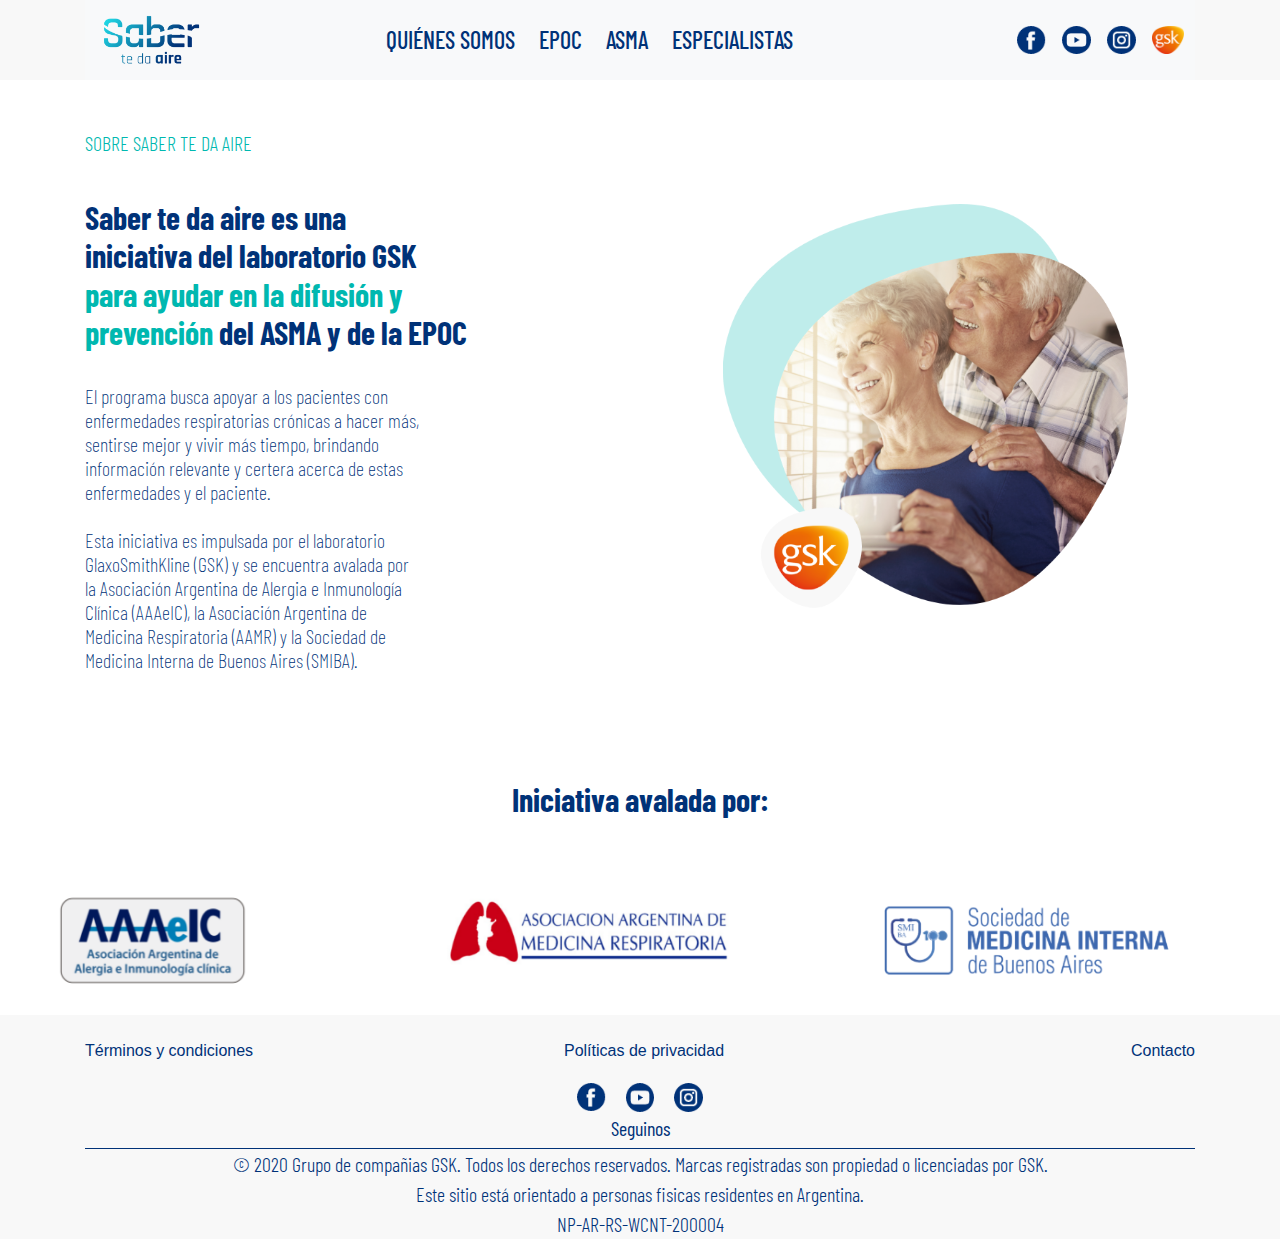
<file: quienes_somos.html>
<!DOCTYPE html>
<html lang="en">
<head>
  <meta charset="UTF-8">
  <meta name="viewport" content="width=device-width, initial-scale=1.0">
  <style id="antiClickjack">
    body{display:none !important;}
  </style>
  <script type="text/javascript">
    if (self === top) {
        var antiClickjack = document.getElementById("antiClickjack");
        antiClickjack.parentNode.removeChild(antiClickjack);
    } else {
        top.location = self.location;
    }
  </script>

  <link rel="stylesheet" href="https://stackpath.bootstrapcdn.com/bootstrap/4.5.2/css/bootstrap.min.css" integrity="sha384-JcKb8q3iqJ61gNV9KGb8thSsNjpSL0n8PARn9HuZOnIxN0hoP+VmmDGMN5t9UJ0Z" crossorigin="anonymous">
  <link rel="stylesheet" href="css/style.css">
  <title>Quienes somos</title>
</head>
<body>

  <script type='text/javascript'>
    (function(a,b,c,d){
       a='//tags.tiqcdn.com/utag/gsk/profile-rx-ar/prod/utag.js';
       b=document;c='script';d=b.createElement(c);d.src=a;d.type='text/java'+c;d.async=true;
       a=b.getElementsByTagName(c)[0];a.parentNode.insertBefore(d,a);
    })();
    </script>



  <div class="navbar-color sticky-top">
    <div class="container">
    <nav class="navbar navbar-expand-lg navbar-light bg-light">
      <a class="navbar-brand" href="index.html"><img id="stda-logo" src="img/LogoSTDALargo-03.png" alt="GSK logo"></a>
      <button class="navbar-toggler" type="button" data-toggle="collapse" data-target="#navbarNav" aria-controls="navbarNav" aria-expanded="false" aria-label="Toggle navigation">
        <span class="navbar-toggler-icon"></span>
      </button>
      <div class="collapse navbar-collapse ml-lg-5 pl-lg-5" id="navbarNav">
        <ul class="navbar-nav mx-auto">
          <li class="nav-item d-flex justify-content-start">
            <a class="nombres nav-link" href="quienes_somos.html" id="qui">QUIÉNES SOMOS</a>
          </li>
          <li class="nav-item d-flex justify-content-start ">
            <a class="nav-link nombres" href="epoc.html">EPOC</a>
          </li>
          <li class="nav-item d-flex justify-content-start">
            <a class="nav-link nombres" href="asma.html">ASMA</a>
          </li>
          <li class="nav-item d-flex justify-content-start">
            <a class="nav-link nombres" href="especialistas.html">ESPECIALISTAS</a>
          </li>
          <li class="nav-item d-lg-none d-flex justify-content-start">

                <a href="https://www.facebook.com/SaberTeDaAire/" target="_blank" rel="nofollow"><img src="img/Logo-Facebook.png" alt="Logo facebook" class="mx-2 rs"></a>
                <a href="https://www.youtube.com/channel/UCK00Fzt3E11qQYwAR3HSrMw" target="_blank" rel="nofollow"><img src="img/Logo-Youtube.png" alt="Logo youtube" class="mx-2 rs "></a>
                <a href="https://instagram.com/sabertedaaire?igshid=wktw3of2q77f" target="_blank" rel="nofollow"><img src="img/Logo-Instagram.png" alt="Logo Instagram" class="mx-2 rs"></a>
                 <a id="gsk-logo" href="index.html"><img id="gsk-logo" src="img/GSK.png" alt="GSK logo"></a>
          </li>
        </ul>
    </div>

    <div class="collapse navbar-collapse d-none d-lg-block" id="navbarNav">
      <ul class="navbar-nav ml-lg-auto">
        <li class="nav-item">
        <div class="ml-lg-4">
           <div class="color-mode d-lg-flex justify-content-center align-items-center">
            <a href="https://www.facebook.com/SaberTeDaAire/" target="_blank" rel="nofollow"><img src="img/Logo-Facebook.png" alt="Logo facebook" class="mx-2 rs"></a>
            <a href="https://www.youtube.com/channel/UCK00Fzt3E11qQYwAR3HSrMw" target="_blank" rel="nofollow"><img src="img/Logo-Youtube.png" alt="Logo youtube" class="mx-2 rs "></a>
            <a href="https://instagram.com/sabertedaaire?igshid=wktw3of2q77f" target="_blank" rel="nofollow"><img src="img/Logo-Instagram.png" alt="Logo Instagram" class="mx-2 rs" ></a>
             <a id="gsk-logo" href="index.html"><img id="gsk-logo" src="img/GSK.png" alt="GSK logo"></a>
          </div>
         </div>
      </li>
      </ul>
      </div>
    </nav>
    </div>
    </div>

  <div class="container">
    <div class="row">
      <div class="card-home col-12 col-lg-6 d-block justify-content-center align-items-center">
        <div class="width-ajustado">
          <p class="quienes-somos">SOBRE SABER TE DA AIRE</p>
          <h2 class="font-weight-bold">Saber te da aire es una <br> iniciativa del laboratorio GSK <br> <span class="quienes-somos" >para ayudar en la difusión y <br> prevención </span> del ASMA y de la EPOC</h2>
            <h6>El programa busca apoyar a los pacientes con <br>enfermedades respiratorias crónicas a hacer más,<br> sentirse mejor y vivir más tiempo, brindando <br>información relevante y certera acerca de estas <br> enfermedades y el paciente. <br><br> Esta iniciativa es impulsada por el laboratorio <br> GlaxoSmithKline (GSK) y se encuentra avalada por <br> la Asociación Argentina de Alergia e Inmunología <br> Clínica (AAAeIC), la Asociación Argentina de <br> Medicina Respiratoria (AAMR) y la Sociedad de <br> Medicina Interna de Buenos Aires (SMIBA).</h6>
          </div>
        </div>
        <div class="col-12 col-lg-6 d-flex justify-content-center align-items-center">
          <img src="img/QuienesSomos/Imagen1.png"  alt="image de mujere hombre" class="width-ajustado">
          </div>
      </div>
    </div>
    <div class="my-5">
      <h2 class="text-center font-weight-bold">
      Iniciativa avalada por:</h2>
    </div>
    <div class="row mt-3">
      <div class="col-12 col-lg-4">
        <img src="img/QuienesSomos/Logo1.png" alt="" class="w-75">
      </div>
      <div class="col-12 col-lg-4">
        <img src="img/QuienesSomos/Logo2.png" alt="" class="w-75">
      </div>
      <div class="col-12 col-lg-4">
        <img src="img/QuienesSomos/Logo3.png" alt="" class="w-75">
      </div>
    </div>
  </div>


  <footer class="text-center">
    <div class="container pt-4">
      <div class="d-lg-flex d-block justify-content-between ">
        <div>
        <a href="terminos_y_condiciones.html" class="flex itemn" target="_blank" rel="nofollow">Términos y condiciones</a>
        </div>
        <div>
        <a href="politica_de_privacidad.html" class="flex itemn mr-lg-5 pr-lg-5" target="_blank" rel="nofollow">Políticas de privacidad</a>
        </div>
        <div>
        <a href="https://ar.gsk.com/en-gb/contacto/" class="flex itemn" target="_blank" rel="nofollow">Contacto</a>
        </div>
      </div>
      <br>
      <div>
        <a href="https://www.facebook.com/SaberTeDaAire/" target="_blank" rel="nofollow"><img src="img/Logo-Facebook.png" alt="Logo facebook" class="mx-2 rs"></a>
        <a href="https://www.youtube.com/channel/UCK00Fzt3E11qQYwAR3HSrMw" target="_blank" rel="nofollow"><img src="img/Logo-Youtube.png" alt="Logo youtube" class="mx-2 rs"></a>
        <a href="https://instagram.com/sabertedaaire?igshid=wktw3of2q77f" target="_blank" rel="nofollow"><img src="img/Logo-Instagram.png" alt="Logo Instagram" class="mx-2 rs " ></a>
        <h5 class="pt-1">Seguinos</h5>
      </div>
    </div>
    <div class="my-2 container">
      <p class="mb-1">&copy 2020 Grupo de compañias GSK. Todos los derechos reservados. Marcas registradas son propiedad o licenciadas por GSK. <br>
        Este sitio está orientado a personas fisicas residentes en Argentina. <br>
        NP-AR-RS-WCNT-200004
      </p>
    </div>
    </div>
  </footer>

  </footer>






  <script src="https://code.jquery.com/jquery-3.5.1.slim.min.js" integrity="sha384-DfXdz2htPH0lsSSs5nCTpuj/zy4C+OGpamoFVy38MVBnE+IbbVYUew+OrCXaRkfj" crossorigin="anonymous"></script>
  <script src="https://cdn.jsdelivr.net/npm/popper.js@1.16.1/dist/umd/popper.min.js" integrity="sha384-9/reFTGAW83EW2RDu2S0VKaIzap3H66lZH81PoYlFhbGU+6BZp6G7niu735Sk7lN" crossorigin="anonymous"></script>
  <script src="https://stackpath.bootstrapcdn.com/bootstrap/4.5.2/js/bootstrap.min.js" integrity="sha384-B4gt1jrGC7Jh4AgTPSdUtOBvfO8shuf57BaghqFfPlYxofvL8/KUEfYiJOMMV+rV" crossorigin="anonymous"></script>

</body>
</html>
</file>
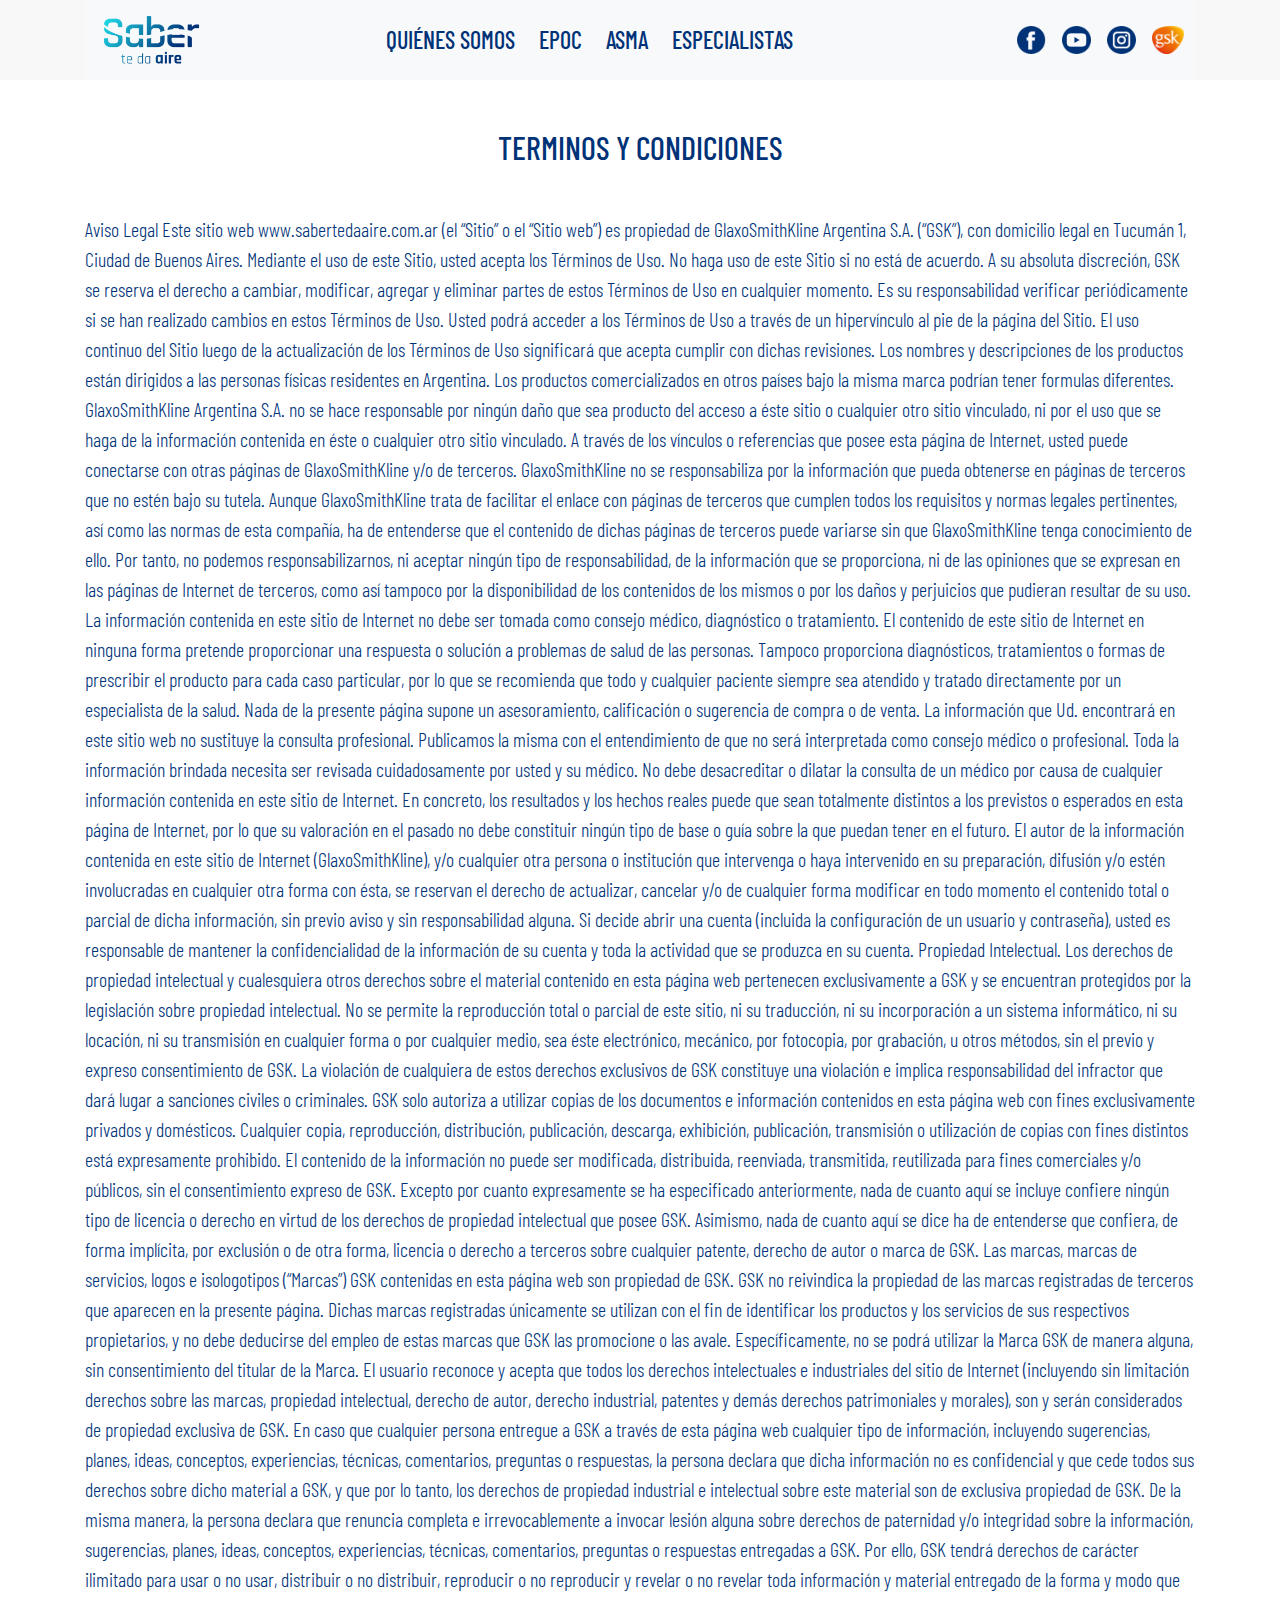
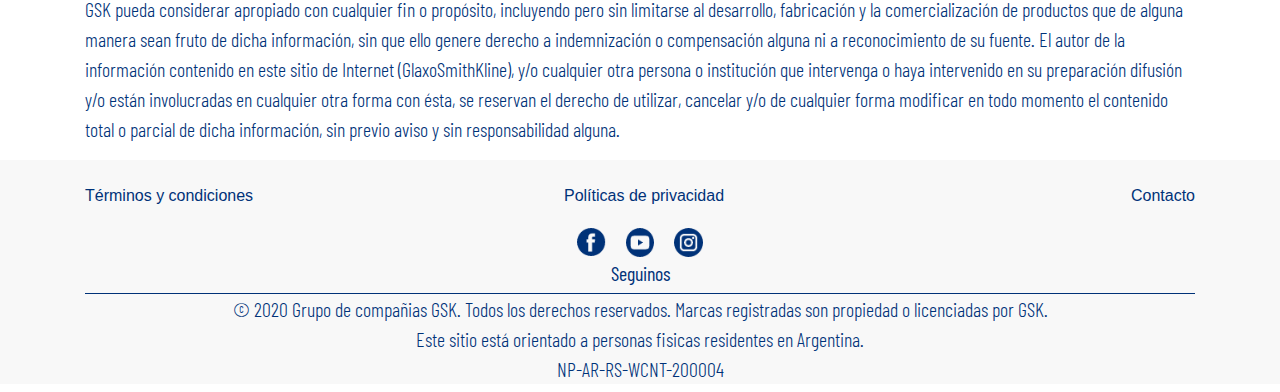
<file: terminos_y_condiciones.html>
<!DOCTYPE html>
<html lang="en">
<head>
  <meta charset="UTF-8">
  <meta name="viewport" content="width=device-width, initial-scale=1.0">
  <style id="antiClickjack">
    body{display:none !important;}
  </style>
  <script type="text/javascript">
    if (self === top) {
        var antiClickjack = document.getElementById("antiClickjack");
        antiClickjack.parentNode.removeChild(antiClickjack);
    } else {
        top.location = self.location;
    }
  </script>

  <link rel="stylesheet" href="https://stackpath.bootstrapcdn.com/bootstrap/4.5.2/css/bootstrap.min.css" integrity="sha384-JcKb8q3iqJ61gNV9KGb8thSsNjpSL0n8PARn9HuZOnIxN0hoP+VmmDGMN5t9UJ0Z" crossorigin="anonymous">
  <link rel="stylesheet" href="css/style.css">
  <title>Politica de privacidad</title>
</head>
<body>
  <script type='text/javascript'>
    (function(a,b,c,d){
       a='//tags.tiqcdn.com/utag/gsk/profile-rx-ar/prod/utag.js';
       b=document;c='script';d=b.createElement(c);d.src=a;d.type='text/java'+c;d.async=true;
       a=b.getElementsByTagName(c)[0];a.parentNode.insertBefore(d,a);
    })();
    </script>



    <div class="navbar-color sticky-top">
      <div class="container">
        <nav class="navbar navbar-expand-lg navbar-light bg-light">
          <a class="navbar-brand" href="index.html"><img id="stda-logo" src="img/LogoSTDALargo-03.png" alt="GSK logo"></a>
          <button class="navbar-toggler" type="button" data-toggle="collapse" data-target="#navbarNav" aria-controls="navbarNav" aria-expanded="false" aria-label="Toggle navigation">
            <span class="navbar-toggler-icon"></span>
          </button>
          <div class="collapse navbar-collapse ml-lg-5 pl-lg-5" id="navbarNav">
            <ul class="navbar-nav mx-auto">
              <li class="nav-item d-flex justify-content-start">
                <a class="nombres nav-link" href="quienes_somos.html" id="qui">QUIÉNES SOMOS</a>
              </li>
              <li class="nav-item d-flex justify-content-start ">
                <a class="nav-link nombres" href="epoc.html">EPOC</a>
              </li>
              <li class="nav-item d-flex justify-content-start">
                <a class="nav-link nombres" href="asma.html">ASMA</a>
              </li>
              <li class="nav-item d-flex justify-content-start">
                <a class="nav-link nombres" href="especialistas.html">ESPECIALISTAS</a>
              </li>
              <li class="nav-item d-lg-none d-flex justify-content-start">

                <a href="https://www.facebook.com/SaberTeDaAire/" target="_blank" rel="nofollow"><img src="img/Logo-Facebook.png" alt="Logo facebook" class="mx-2 rs"></a>
                <a href="https://www.youtube.com/channel/UCK00Fzt3E11qQYwAR3HSrMw" target="_blank" rel="nofollow"><img src="img/Logo-Youtube.png" alt="Logo youtube" class="mx-2 rs "></a>
                <a href="https://instagram.com/sabertedaaire?igshid=wktw3of2q77f" target="_blank" rel="nofollow"><img src="img/Logo-Instagram.png" alt="Logo Instagram" class="mx-2 rs"></a>
                <a id="gsk-logo" href="index.html"><img id="gsk-logo" src="img/GSK.png" alt="GSK logo"></a>
              </li>
            </ul>
          </div>

          <div class="collapse navbar-collapse d-none d-lg-block" id="navbarNav">
            <ul class="navbar-nav ml-lg-auto">
              <li class="nav-item">
                <div class="ml-lg-4">
                  <div class="color-mode d-lg-flex justify-content-center align-items-center">
                    <a href="https://www.facebook.com/SaberTeDaAire/" target="_blank" rel="nofollow"><img src="img/Logo-Facebook.png" alt="Logo facebook" class="mx-2 rs"></a>
                    <a href="https://www.youtube.com/channel/UCK00Fzt3E11qQYwAR3HSrMw" target="_blank" rel="nofollow"><img src="img/Logo-Youtube.png" alt="Logo youtube" class="mx-2 rs"></a>
                    <a href="https://instagram.com/sabertedaaire?igshid=wktw3of2q77f" target="_blank" rel="nofollow"><img src="img/Logo-Instagram.png" alt="Logo Instagram" class="mx-2 rs"></a>
                    <a id="gsk-logo" href="index.html" target="_blank" rel="nofollow"><img id="gsk-logo" src="img/GSK.png" alt="GSK logo"></a>
                  </div>
                </div>
              </li>
            </ul>
          </div>
        </nav>
      </div>
    </div>




    <div class="container">
    <h2 class="text-center my-5">  TERMINOS Y CONDICIONES </h2>
      <p>

        Aviso Legal



        Este sitio web www.sabertedaaire.com.ar (el “Sitio” o el “Sitio web”) es propiedad de GlaxoSmithKline Argentina S.A. (“GSK”), con domicilio legal en Tucumán 1, Ciudad de Buenos Aires.  Mediante el uso de este Sitio, usted acepta los Términos de Uso. No haga uso de este Sitio si no está de acuerdo.

        A su absoluta discreción, GSK se reserva el derecho a cambiar, modificar, agregar y eliminar partes de estos Términos de Uso en cualquier momento. Es su responsabilidad verificar periódicamente si se han realizado cambios en estos Términos de Uso. Usted podrá acceder a los Términos de Uso a través de un hipervínculo al pie de la página del Sitio. El uso continuo del Sitio luego de la actualización de los Términos de Uso significará que acepta cumplir con dichas revisiones.

        Los nombres y descripciones de los productos están dirigidos a las personas físicas residentes en Argentina. Los productos comercializados en otros países bajo la misma marca podrían tener formulas diferentes. GlaxoSmithKline Argentina S.A. no se hace responsable por ningún daño que sea producto del acceso a éste sitio o cualquier otro sitio vinculado, ni por el uso que se haga de la información contenida en éste o cualquier otro sitio vinculado.

        A través de los vínculos o referencias que posee esta página de Internet, usted puede conectarse con otras páginas de GlaxoSmithKline y/o de terceros. GlaxoSmithKline no se responsabiliza por la información que pueda obtenerse en páginas de terceros que no estén bajo su tutela. Aunque GlaxoSmithKline trata de facilitar el enlace con páginas de terceros que cumplen todos los requisitos y normas legales pertinentes, así como las normas de esta compañía, ha de entenderse que el contenido de dichas páginas de terceros puede variarse sin que GlaxoSmithKline tenga conocimiento de ello. Por tanto, no podemos responsabilizarnos, ni aceptar ningún tipo de responsabilidad, de la información que se proporciona, ni de las opiniones que se expresan en las páginas de Internet de terceros, como así tampoco por la disponibilidad de los contenidos de los mismos o por los daños y perjuicios que pudieran resultar de su uso.



        La información contenida en este sitio de Internet no debe ser tomada como consejo médico, diagnóstico o tratamiento. El contenido de este sitio de Internet en ninguna forma pretende proporcionar una respuesta o solución a problemas de salud de las personas. Tampoco proporciona diagnósticos, tratamientos o formas de prescribir el producto para cada caso particular, por lo que se recomienda que todo y cualquier paciente siempre sea atendido y tratado directamente por un especialista de la salud.



        Nada de la presente página supone un asesoramiento, calificación o sugerencia de compra o de venta. La información que Ud. encontrará en este sitio web no sustituye la consulta profesional. Publicamos la misma con el entendimiento de que no será interpretada como consejo médico o profesional. Toda la información brindada necesita ser revisada cuidadosamente por usted y su médico. No debe desacreditar o dilatar la consulta de un médico por causa de cualquier información contenida en este sitio de Internet.



        En concreto, los resultados y los hechos reales puede que sean totalmente distintos a los previstos o esperados en esta página de Internet, por lo que su valoración en el pasado no debe constituir ningún tipo de base o guía sobre la que puedan tener en el futuro.



        El autor de la información contenida en este sitio de Internet (GlaxoSmithKline), y/o cualquier otra persona o institución que intervenga o haya intervenido en su preparación, difusión y/o estén involucradas en cualquier otra forma con ésta, se reservan el derecho de actualizar, cancelar y/o de cualquier forma modificar en todo momento el contenido total o parcial de dicha información, sin previo aviso y sin responsabilidad alguna.



        Si decide abrir una cuenta (incluida la configuración de un usuario y contraseña), usted es responsable de mantener la confidencialidad de la información de su cuenta y toda la actividad que se produzca en su cuenta.



        Propiedad Intelectual.

        Los derechos de propiedad intelectual y cualesquiera otros derechos sobre el material contenido en esta página web pertenecen exclusivamente a GSK y se encuentran protegidos por la legislación sobre propiedad intelectual. No se permite la reproducción total o parcial de este sitio, ni su traducción, ni su incorporación a un sistema informático, ni su locación, ni su transmisión en cualquier forma o por cualquier medio, sea éste electrónico, mecánico, por fotocopia, por grabación, u otros métodos, sin el previo y expreso consentimiento de GSK. La violación de cualquiera de estos derechos exclusivos de GSK constituye una violación e implica responsabilidad del infractor que dará lugar a sanciones civiles o criminales. GSK solo autoriza a utilizar copias de los documentos e información contenidos en esta página web con fines exclusivamente privados y domésticos.

        Cualquier copia, reproducción, distribución, publicación,  descarga, exhibición, publicación, transmisión o utilización de copias con fines distintos está expresamente prohibido. El contenido de la información no puede ser modificada, distribuida, reenviada, transmitida, reutilizada para fines comerciales y/o públicos, sin el consentimiento expreso de GSK. Excepto por cuanto expresamente se ha especificado anteriormente, nada de cuanto aquí se incluye confiere ningún tipo de licencia o derecho en virtud de los derechos de propiedad intelectual que posee GSK.



        Asimismo, nada de cuanto aquí se dice ha de entenderse que confiera, de forma implícita, por exclusión o de otra forma, licencia o derecho a terceros sobre cualquier patente, derecho de autor o marca de GSK.

        Las marcas, marcas de servicios, logos e isologotipos (“Marcas”) GSK contenidas en esta página web son propiedad de GSK. GSK no reivindica la propiedad de las marcas registradas de terceros que aparecen en la presente página. Dichas marcas registradas únicamente se utilizan con el fin de identificar los productos y los servicios de sus respectivos propietarios, y no debe deducirse del empleo de estas marcas que GSK las promocione o las avale. Específicamente, no se podrá utilizar la Marca GSK de manera alguna, sin consentimiento del titular de la Marca.

        El usuario reconoce y acepta que todos los derechos intelectuales e industriales del sitio de Internet (incluyendo sin limitación derechos sobre las marcas, propiedad intelectual, derecho de autor, derecho industrial, patentes y demás derechos patrimoniales y morales), son y serán considerados de propiedad exclusiva de GSK.

        En caso que cualquier persona entregue a GSK a través de esta página web cualquier tipo de información, incluyendo sugerencias, planes, ideas, conceptos, experiencias, técnicas, comentarios, preguntas o respuestas, la persona declara que dicha información no es confidencial y que cede todos sus derechos sobre dicho material a GSK, y que por lo tanto, los derechos de propiedad industrial e intelectual sobre este material son de exclusiva propiedad de GSK. De la misma manera, la persona declara que renuncia completa e irrevocablemente a invocar lesión alguna sobre derechos de paternidad y/o integridad sobre la información, sugerencias, planes, ideas, conceptos, experiencias, técnicas, comentarios, preguntas o respuestas entregadas a GSK. Por ello, GSK tendrá derechos de carácter ilimitado para usar o no usar, distribuir o no distribuir, reproducir o no reproducir y revelar o no revelar toda información y material entregado de la forma y modo que GSK pueda considerar apropiado con cualquier fin o propósito, incluyendo pero sin limitarse al desarrollo, fabricación y la comercialización de productos  que de alguna manera sean fruto de dicha información, sin que ello genere derecho a indemnización o compensación alguna ni a reconocimiento de su fuente.

          El autor de la información contenido en este sitio de Internet (GlaxoSmithKline), y/o cualquier otra persona o institución que intervenga o haya intervenido en su preparación difusión y/o están involucradas en cualquier otra forma con ésta, se reservan el derecho de utilizar, cancelar y/o de cualquier forma modificar en todo momento el contenido total o parcial de dicha información, sin previo aviso y sin responsabilidad alguna.


      </p>
    </div>



    <footer class="text-center">
      <div class="container pt-4">
        <div class="d-lg-flex d-block justify-content-between ">
          <div>
          <a href="terminos_y_condiciones.html" class="flex itemn" target="_blank" rel="nofollow">Términos y condiciones</a>
          </div>
          <div>
          <a href="politica_de_privacidad.html" class="flex itemn mr-lg-5 pr-lg-5" target="_blank" rel="nofollow">Políticas de privacidad</a>
          </div>
          <div>
          <a href="https://ar.gsk.com/en-gb/contacto/" class="flex itemn" target="_blank" rel="nofollow">Contacto</a>
          </div>
        </div>
        <br>
        <div>
          <a href="https://www.facebook.com/SaberTeDaAire/" target="_blank" rel="nofollow"><img src="img/Logo-Facebook.png" alt="Logo facebook" class="mx-2 rs"></a>
          <a href="https://www.youtube.com/channel/UCK00Fzt3E11qQYwAR3HSrMw" target="_blank" rel="nofollow"><img src="img/Logo-Youtube.png" alt="Logo youtube" class="mx-2 rs"></a>
          <a href="https://instagram.com/sabertedaaire?igshid=wktw3of2q77f" target="_blank" rel="nofollow"><img src="img/Logo-Instagram.png" alt="Logo Instagram" class="mx-2 rs " ></a>
          <h5 class="pt-1">Seguinos</h5>
        </div>
      </div>
      <div class="my-2 container">
        <p class="mb-1">&copy 2020 Grupo de compañias GSK. Todos los derechos reservados. Marcas registradas son propiedad o licenciadas por GSK. <br>
          Este sitio está orientado a personas fisicas residentes en Argentina. <br>
          NP-AR-RS-WCNT-200004
        </p>
      </div>
      </div>
    </footer>







<script src="https://code.jquery.com/jquery-3.5.1.slim.min.js" integrity="sha384-DfXdz2htPH0lsSSs5nCTpuj/zy4C+OGpamoFVy38MVBnE+IbbVYUew+OrCXaRkfj" crossorigin="anonymous"></script>
<script src="https://cdn.jsdelivr.net/npm/popper.js@1.16.1/dist/umd/popper.min.js" integrity="sha384-9/reFTGAW83EW2RDu2S0VKaIzap3H66lZH81PoYlFhbGU+6BZp6G7niu735Sk7lN" crossorigin="anonymous"></script>
<script src="https://stackpath.bootstrapcdn.com/bootstrap/4.5.2/js/bootstrap.min.js" integrity="sha384-B4gt1jrGC7Jh4AgTPSdUtOBvfO8shuf57BaghqFfPlYxofvL8/KUEfYiJOMMV+rV" crossorigin="anonymous"></script>

</body>
</html>
</file>
<file: css/style.css>
@import url("components/navbar.css"); 
@import url("components/home.css");
@import url("components/footer.css");
@import url("components/cards.css");
@import url("components/epoc.css");


@import url("https://fonts.google.com/specimen/Barlow+Condensed?query=barlow&sidebar.open=true&selection.family=Barlow+Condensed:wght@100");
@import url('https://fonts.googleapis.com/css2?family=Barlow:wght@200;300&display=swap');
@import url('https://fonts.googleapis.com/css2?family=Barlow:wght@300&display=swap');
@import url('https://fonts.googleapis.com/css2?family=Barlow&display=swap');
@import url('https://fonts.googleapis.com/css2?family=Barlow+Condensed:wght@400;500&display=swap');
@import url('https://fonts.googleapis.com/css2?family=Barlow:wght@400;600&display=swap');
@import url('https://fonts.googleapis.com/css2?family=Barlow:wght@400;600;700&display=swap');


body p{
  font-family: 'Barlow Condensed', sans-serif;
  font-weight: 300;
  font-size: 20px;
  color:#003278;

}
body h1{
  font-family: 'Barlow Condensed', sans-serif;
  font-weight: bold;
  font-size: 280%;
}
a:hover{
text-decoration: none;
}

.banner{
  background-size: cover;
  padding: 9%;
  
 
  }
.banner h1{
  color:white;
  margin: 0px;
  text-align: center;
  font-family: 'Barlow Condensed', sans-serif;
  font-weight: bold;
}
h2, h3{
  font-size: xx-large;
  font-family: 'Barlow Condensed', sans-serif;
  font-weight: 500;
}
h5{
  font-family: 'Barlow Condensed', sans-serif;
  font-weight: 400;
}

ul>li>a:hover {
  background-color: #295da7!important;
  color: aliceblue!important;
  border-radius: 4px;
}
</file>
